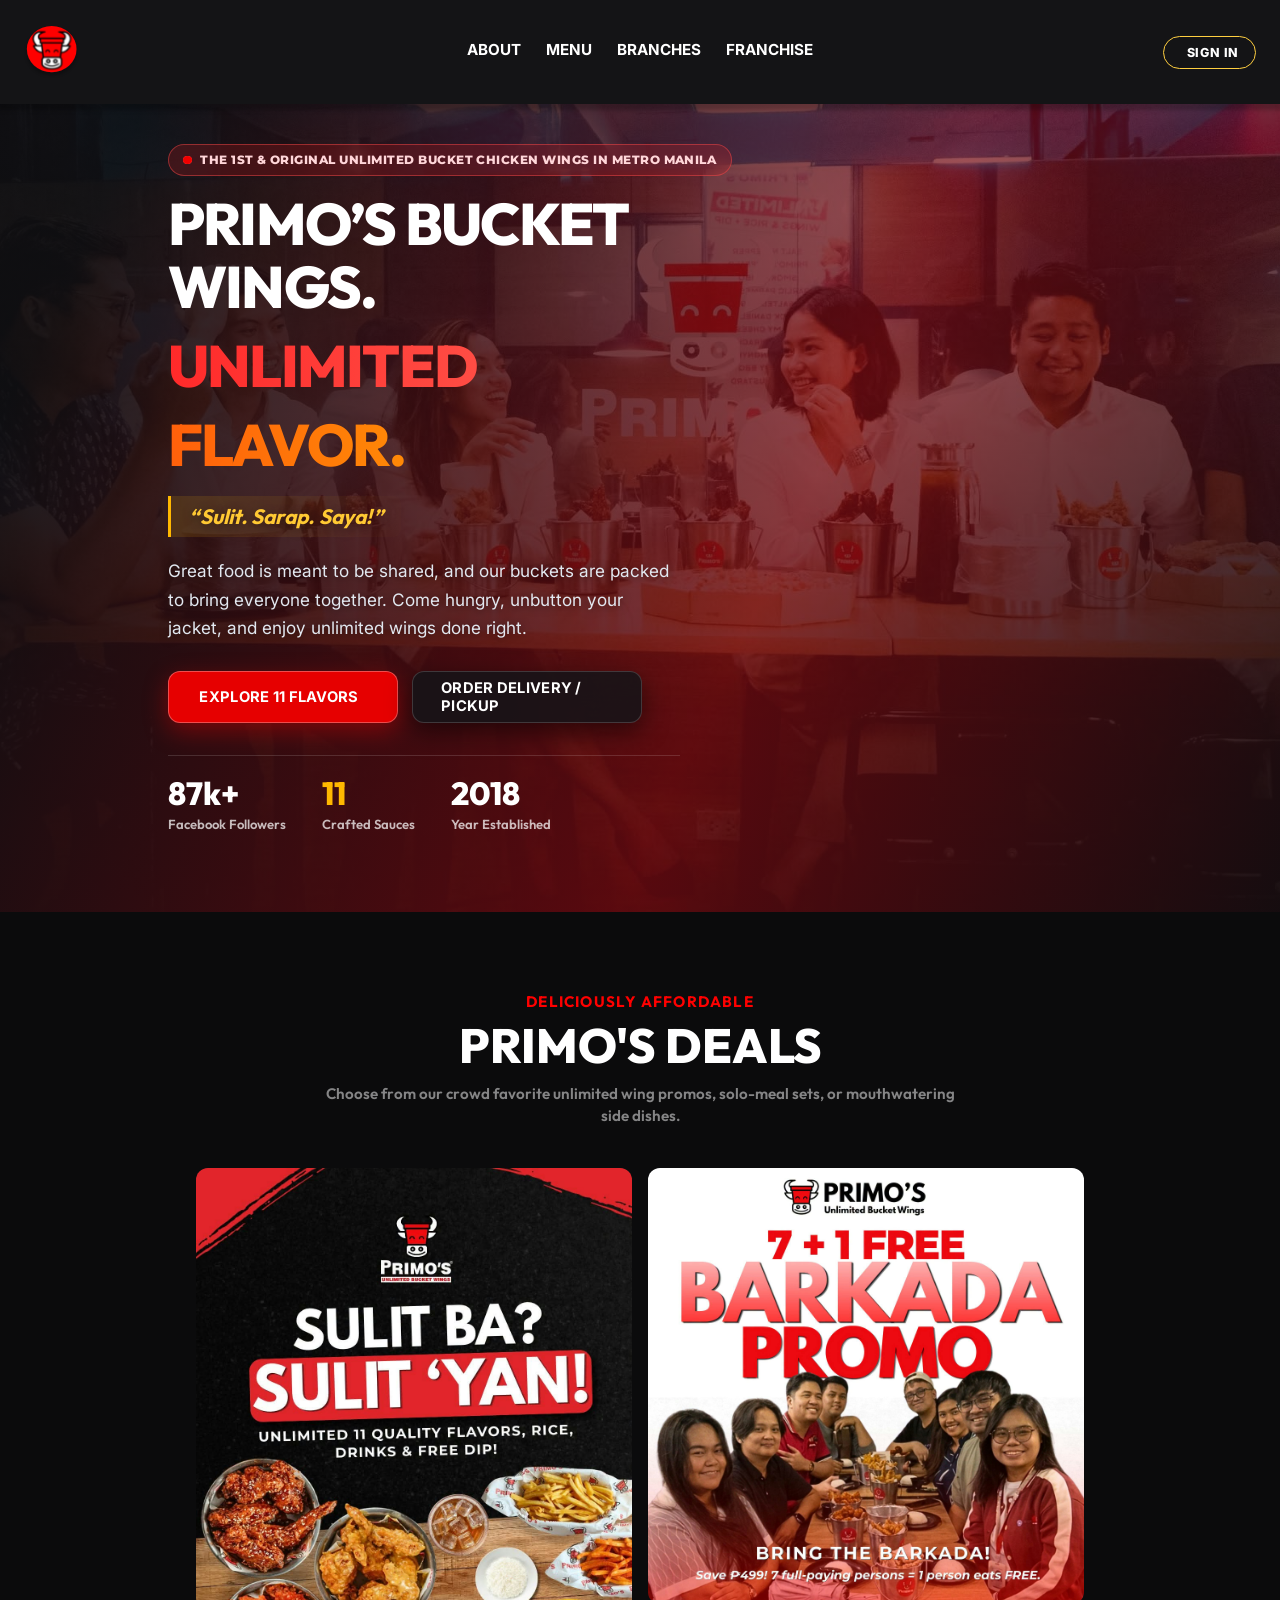
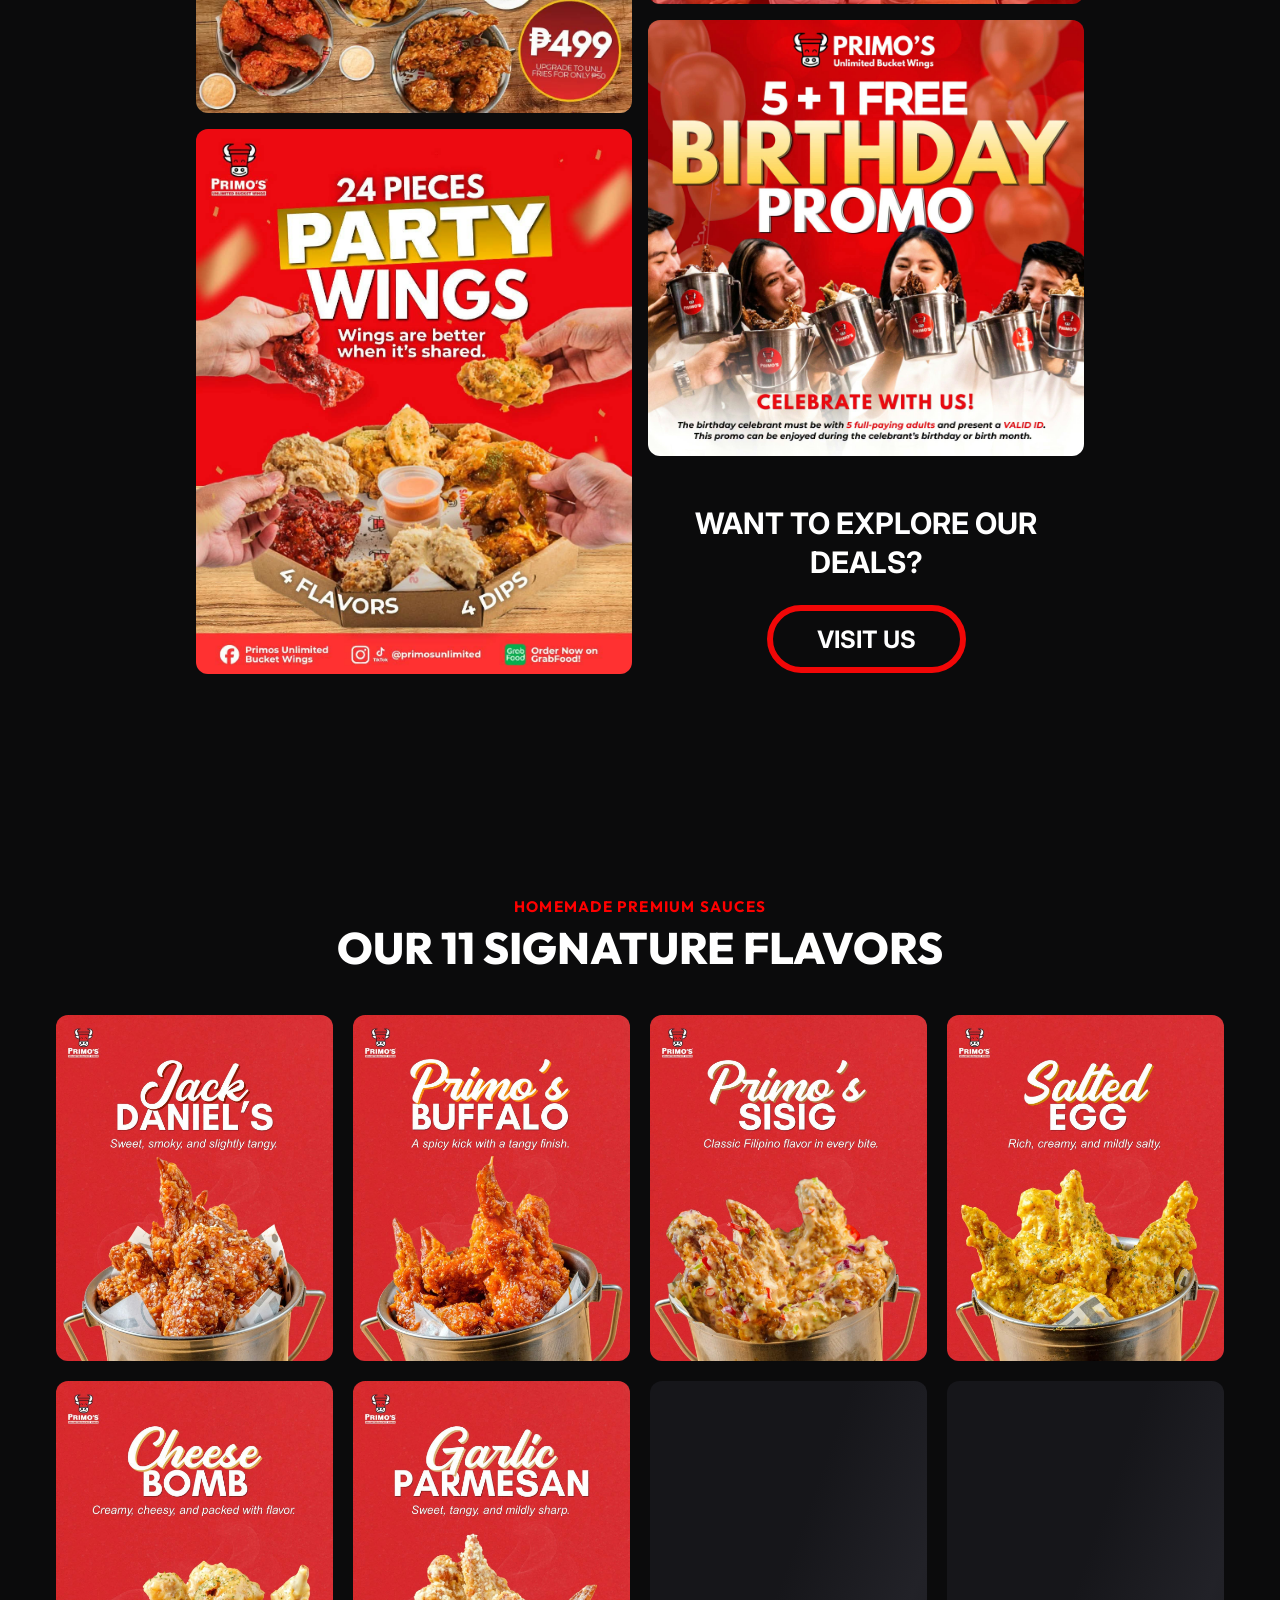
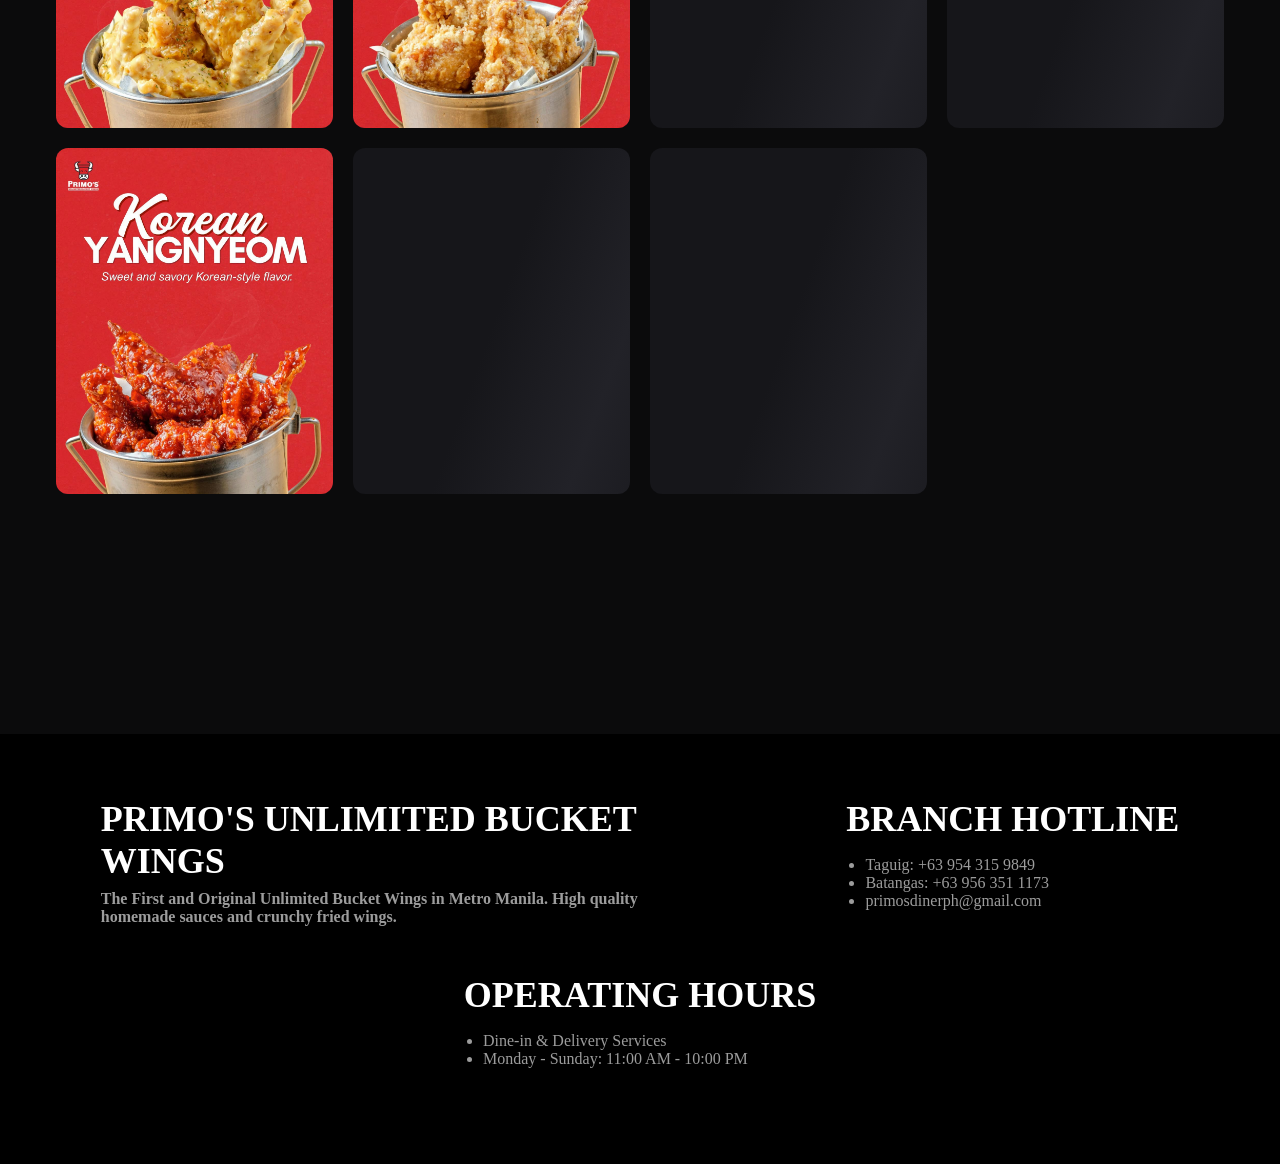
<file: index.html>
<!DOCTYPE html>
<html lang="en">
<head>
    <meta charset="UTF-8">
    <meta name="viewport" content="width=device-width, initial-scale=1.0">
    <title>Primo's Website</title>

    <!-- Styling -->
    <link rel="stylesheet" href="./styles/global.css">
    <link rel="stylesheet" href="./styles/navs.css">
    <link rel="stylesheet" href="./styles/hero-home.css">
    <link rel="stylesheet" href="./styles/home-promos.css">
    <link rel="stylesheet" href="./styles/home-signatures.css">

    <!-- Preload Hero Background -->
    <link rel="preload" as="image" href="./graphics/site/hero-home_happy-all.jpeg" fetchpriority="high">
    
    <!-- Logo -->
    <link rel="shortcut icon" href="./graphics/brand/logo.ico" type="image/x-icon">

    <!-- Basic Icons -->
    <link href="https://cdn.boxicons.com/3.0.8/fonts/basic/boxicons.min.css" rel="stylesheet">
</head>
<body>
    <header>
      <a href="./index.html" class="logo-link">
        <img src="./graphics/brand/logo.svg" alt="Primo's logo" class="nav-logo">
      </a>
      <input type="checkbox" name="menu" id="menu">
      <nav>
        <ul>
          <li><a href="./about.html">ABOUT</a></li>
          <li><a href="./menu.html">MENU</a></li>
          <li><a href="./branches.html">BRANCHES</a></li>
          <li><a href="./franchise.html">FRANCHISE</a></li>
        </ul>
        <label for="menu" class="links-menu-wrapper">
          <span>
            Menu
           <i class="bx bx-menu hamburger-btn"></i>
          </span>
        </label>
      </nav>
      <a href="#signin-modal" id="nav-signin-btn" class="nav-signin-btn">
        <i class="bx bx-user"></i>
        <span>SIGN IN</span>
      </a>
    </header>
    
    <main id="home-tour">
      <section id="hero">
        <div class="wrapper">
            <span class="brand-alert">
                <img src="./graphics/site/red-dot.svg" alt="red dot" class="red-dot">
                THE 1ST &amp; ORIGINAL UNLIMITED BUCKET CHICKEN WINGS IN METRO MANILA
            </span>
            <h1 class="hero-header brand">PRIMO’S BUCKET WINGS.</h1>
            <h1 class="highlights-1">UNLIMITED</h1>
            <h1 class="highlights-2">FLAVOR.</h1>
            <h3 class="tagline">
                “Sulit. Sarap. Saya!”
            </h3>
            <p class="message">Great food is meant to be shared, and our buckets are packed to bring everyone together. Come hungry, unbutton your jacket, and enjoy unlimited wings done right.</p>

            <div id="btns-wrapper">
                <a href="#signatures" class="primary">
                    EXPLORE 11 FLAVORS 
                    <i class="bx bx-chevrons-right"></i>
                </a>
                <a href="#order-modal" id="open-order-btn" class="secondary">
                    <i class="bx bx-shopping-bag"></i>
                    ORDER DELIVERY / PICKUP
                </a>
            </div>
            <hr class="line-separator">
            <div class="achievements">
                <div class="item-1">
                    <h2 class="achievement">87k+</h2>
                    <h2 class="label">Facebook Followers</h2>
                </div>
                <div class="item-2">
                    <h2 class="crafted-sauces">11</h2>
                    <h2 class="label">Crafted Sauces</h2>
                </div>
                <div class="item-3">
                    <h2 class="achievement">2018</h2>
                    <h2 class="label">Year Established</h2>
                </div>
            </div>
        </div>
      </section>

      <section id="promos">
        <div class="header">
          <h4 class="subtitle">Deliciously Affordable</h4>
          <h2 class="title">PRIMO'S DEALS</h2>
          <h4 class="desc">Choose from our crowd favorite unlimited wing promos, solo-meal sets, or mouthwatering side dishes.</h4>
        </div>

        <div class="posters">
          <!-- LEFT COLUMN -->
          <div class="promo-column">
            <div class="promo-card">
              <img src="./graphics/brand/sulit-promo.jpeg" alt="Sulit Ba Sulit Yan Promo" loading="lazy" decoding="async">
            </div>
            <div class="promo-card">
              <img src="./graphics/brand/party-wings-promo.jpeg" alt="Party Wings Promo" loading="lazy" decoding="async">
            </div>
          </div>

          <!-- RIGHT COLUMN -->
          <div class="promo-column">
            <div class="promo-card">
              <img src="./graphics/brand/barkada-promo.jpeg" alt="Barkada Promo" loading="lazy" decoding="async">
            </div>
            <div class="promo-card">
              <img src="./graphics/brand/birthday-promo.jpeg" alt="Birthday Promo" loading="lazy" decoding="async">
            </div>
            <div class="cta">
              <h3>WANT TO EXPLORE OUR DEALS?</h3>
              <a href="./branches.html">
                VISIT US
              </a>
            </div>
          </div>
        </div>
      </section>

      <section id="signatures">
        <div class="header">
          <h6>HOMEMADE PREMIUM SAUCES</h6>
          <h1>OUR 11 SIGNATURE FLAVORS</h1>
        </div>
        <div class="grid-container">
          <!-- Row 1 -->
          <div class="item-card">
            <img src="./graphics/brand/jack-daniels-sig.jpeg" alt="jack-daniels" loading="lazy" decoding="async">
          </div>
          <div class="item-card">
            <img src="./graphics/brand/primos-buffalo-sig.jpeg" alt="primos-buffalo" loading="lazy" decoding="async">
          </div>
        
          <!-- Row 2 -->
          <div class="item-card">
            <img src="./graphics/brand/primos-sisig-sig.jpeg" alt="primos-sisig" loading="lazy" decoding="async">
          </div>
          <div class="item-card">
            <img src="./graphics/brand/salted-egg-sig.jpeg" alt="salted-egg" loading="lazy" decoding="async">
          </div>
        
          <!-- Row 3 -->
          <div class="item-card">
            <img src="./graphics/brand/cheese-bomb-sig.jpeg" alt="cheese-bomb" loading="lazy" decoding="async">
          </div>
          <div class="item-card">
            <img src="./graphics/brand/garlic-parmesan-sig.jpeg" alt="garlic-parmesan" loading="lazy" decoding="async">
          </div>
        
          <!-- Row 4 -->
          <div class="item-card">
            <img src="./graphics/brand/honey-mustard-sig.jpeg" alt="honey-mustard" loading="lazy" decoding="async">
          </div>
          <div class="item-card">
            <img src="./graphics/brand/smokey-bbq-sig.jpeg" alt="smokey-bbq" loading="lazy" decoding="async">
          </div>
        
          <!-- Row 5 -->
          <div class="item-card">
            <img src="./graphics/brand/korean-yangnyeom-sig.jpeg" alt="korean-yangnyeom" loading="lazy" decoding="async">
          </div>
          <div class="item-card">
            <img src="./graphics/brand/honey-sriracha-sig.jpeg" alt="honey-sriracha" loading="lazy" decoding="async">
          </div>
        
          <!-- Row 6 (single card left side) -->
          <div class="item-card">
            <img src="./graphics/brand/saltNpepper-sig.jpeg" alt="saltNpepper" loading="lazy" decoding="async">
          </div>
        </div>
      </section>
    </main>

    <footer id="site-footer">
      <section id="wrapper">
        <div class="history">
          <h1 class="title">PRIMO'S UNLIMITED BUCKET WINGS</h1>
          <h4 class="desc">The First and Original Unlimited Bucket Wings in Metro Manila. High quality homemade sauces and crunchy fried wings.</h4>
        </div>
        <div class="contact">
          <h1 class="title">BRANCH HOTLINE</h1>
          <ul>
            <li>Taguig: +63 954 315 9849</li>
            <li>Batangas: +63 956 351 1173</li>
            <li>primosdinerph@gmail.com</li>
          </ul>
        </div>
        <div class="service">
          <h1 class="title">OPERATING HOURS</h1>
          <ul>
            <li>Dine-in &amp; Delivery Services</li>
            <li>Monday - Sunday: 11:00 AM - 10:00 PM</li>
          </ul>
        </div>
      </section>
    </footer>

    <!-- ================= ORDER DELIVERY / PICKUP MODAL (PURE CSS :target) ================= -->
    <div id="order-modal" class="primo-modal">
      <div class="primo-modal-box">
        <div class="primo-modal-header">
          <div>
            <span class="modal-tag">COMEMBO MAIN BRANCH</span>
            <h2>ORDER DELIVERY / PICKUP</h2>
          </div>
          <a href="#home-tour" class="modal-close" aria-label="Close">&times;</a>
        </div>

        <form id="primo-order-form" action="mailto:primosdinerph@gmail.com" method="post" enctype="text/plain">
          <input type="radio" name="orderType" id="tab-delivery" value="Delivery" class="order-type-radio" checked>
          <input type="radio" name="orderType" id="tab-pickup" value="Pickup" class="order-type-radio">

          <div class="order-type-tabs">
            <label for="tab-delivery" class="order-tab">DELIVERY</label>
            <label for="tab-pickup" class="order-tab">PICKUP</label>
          </div>

          <p class="branch-status delivery-only-note">
            <i class="bx bx-map"></i> Dispatching from 30 J.P. Rizal Ext, Comembo (11:00 AM – 10:00 PM)
          </p>
          <p class="branch-status pickup-only-note">
            <i class="bx bx-store"></i> Store Pickup at 30 J.P. Rizal Ext, Comembo, Taguig (11:00 AM – 10:00 PM)
          </p>

          <label for="order-package">Choose Promo / Bucket</label>
          <select id="order-package" name="package" required>
            <option value="Sulit Ba Sulit Yan Promo">Sulit Ba Sulit Yan Promo</option>
            <option value="Barkada Bucket Bundle">Barkada Bucket Bundle</option>
            <option value="Party Wings Tray">Party Wings Tray</option>
            <option value="Solo Meal Set">Solo Meal Set</option>
          </select>

          <label for="order-flavor">Signature Sauce</label>
          <select id="order-flavor" name="flavor" required>
            <option value="Primo's Buffalo">Primo's Buffalo</option>
            <option value="Jack Daniel's">Jack Daniel's</option>
            <option value="Primo's Sisig">Primo's Sisig</option>
            <option value="Salted Egg">Salted Egg</option>
            <option value="Cheese Bomb">Cheese Bomb</option>
            <option value="Garlic Parmesan">Garlic Parmesan</option>
            <option value="Honey Mustard">Honey Mustard</option>
            <option value="Smokey BBQ">Smokey BBQ</option>
            <option value="Korean Yangnyeom">Korean Yangnyeom</option>
            <option value="Honey Sriracha">Honey Sriracha</option>
            <option value="Salt & Pepper">Salt &amp; Pepper</option>
          </select>

          <label for="order-qty">Quantity</label>
          <input type="number" id="order-qty" name="quantity" min="1" max="20" value="1" required>

          <label for="customer-name">Full Name</label>
          <input type="text" id="customer-name" name="customerName" placeholder="Juan Dela Cruz" required>

          <label for="customer-phone">Contact Number</label>
          <input type="tel" id="customer-phone" name="contactNumber" placeholder="09XX XXX XXXX" required>

          <div class="delivery-location-field">
            <label for="customer-location">Delivery Address (Comembo &amp; Nearby Vicinity)</label>
            <input type="text" id="customer-location" name="deliveryAddress" placeholder="House/Bldg No., Street, Comembo / Pembo / BGC">
          </div>

          <div class="pickup-location-field">
            <label for="pickup-time">Preferred Pickup Time</label>
            <input type="text" id="pickup-time" name="pickupTime" placeholder="e.g. 6:30 PM Today">
          </div>

          <button type="submit" class="modal-submit-btn delivery-submit-btn">
            PLACE DELIVERY ORDER
          </button>
          <button type="submit" class="modal-submit-btn pickup-submit-btn">
            PLACE PICKUP ORDER
          </button>
        </form>
      </div>
    </div>

    <!-- ================= SIGN IN MODAL (PURE CSS :target) ================= -->
    <div id="signin-modal" class="primo-modal">
      <div class="primo-modal-box">
        <div class="primo-modal-header">
          <div>
            <span class="modal-tag">PRIMO'S MEMBER ACCESS</span>
            <h2 id="signin-modal-title">SIGN IN</h2>
          </div>
          <a href="#home-tour" class="modal-close" aria-label="Close">&times;</a>
        </div>

        <input type="radio" name="authMode" id="auth-mode-signin" class="auth-mode-radio" checked>
        <input type="radio" name="authMode" id="auth-mode-register" class="auth-mode-radio">

        <div class="auth-mode-tabs">
          <label for="auth-mode-signin" class="auth-tab">SIGN IN</label>
          <label for="auth-mode-register" class="auth-tab">CREATE ACCOUNT</label>
        </div>

        <form id="primo-auth-form" action="./Admin.html" method="get">
          <div id="register-name-group">
            <label for="auth-name">Full Name</label>
            <input type="text" id="auth-name" name="name" placeholder="Your full name">
          </div>

          <label for="auth-email">Email Address</label>
          <input type="email" id="auth-email" name="email" placeholder="you@example.com" required>

          <label for="auth-password">Password</label>
          <input type="password" id="auth-password" name="password" placeholder="Enter your password" minlength="4" required>

          <button type="submit" class="modal-submit-btn signin-submit-btn">
            SIGN IN
          </button>
          <button type="submit" class="modal-submit-btn register-submit-btn">
            CREATE ACCOUNT
          </button>
        </form>
      </div>
    </div>
</body>
</html>
</file>
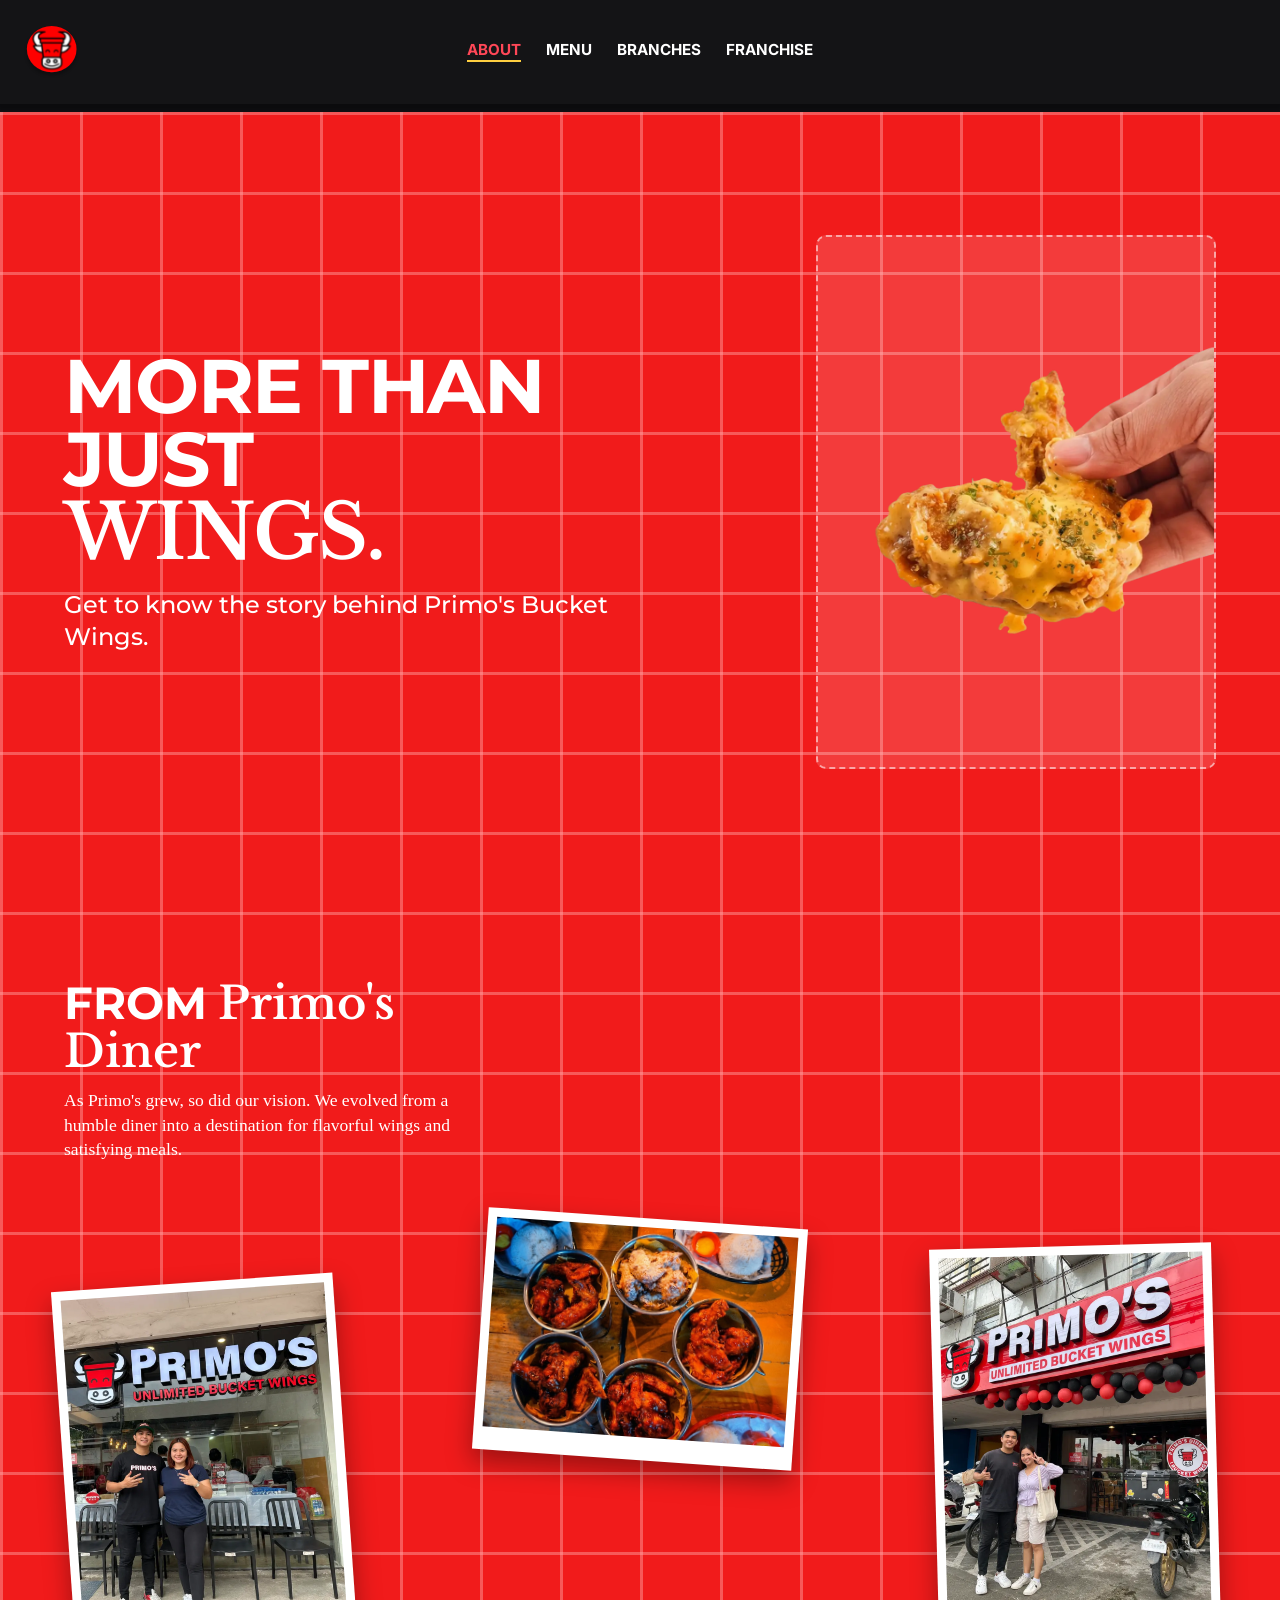
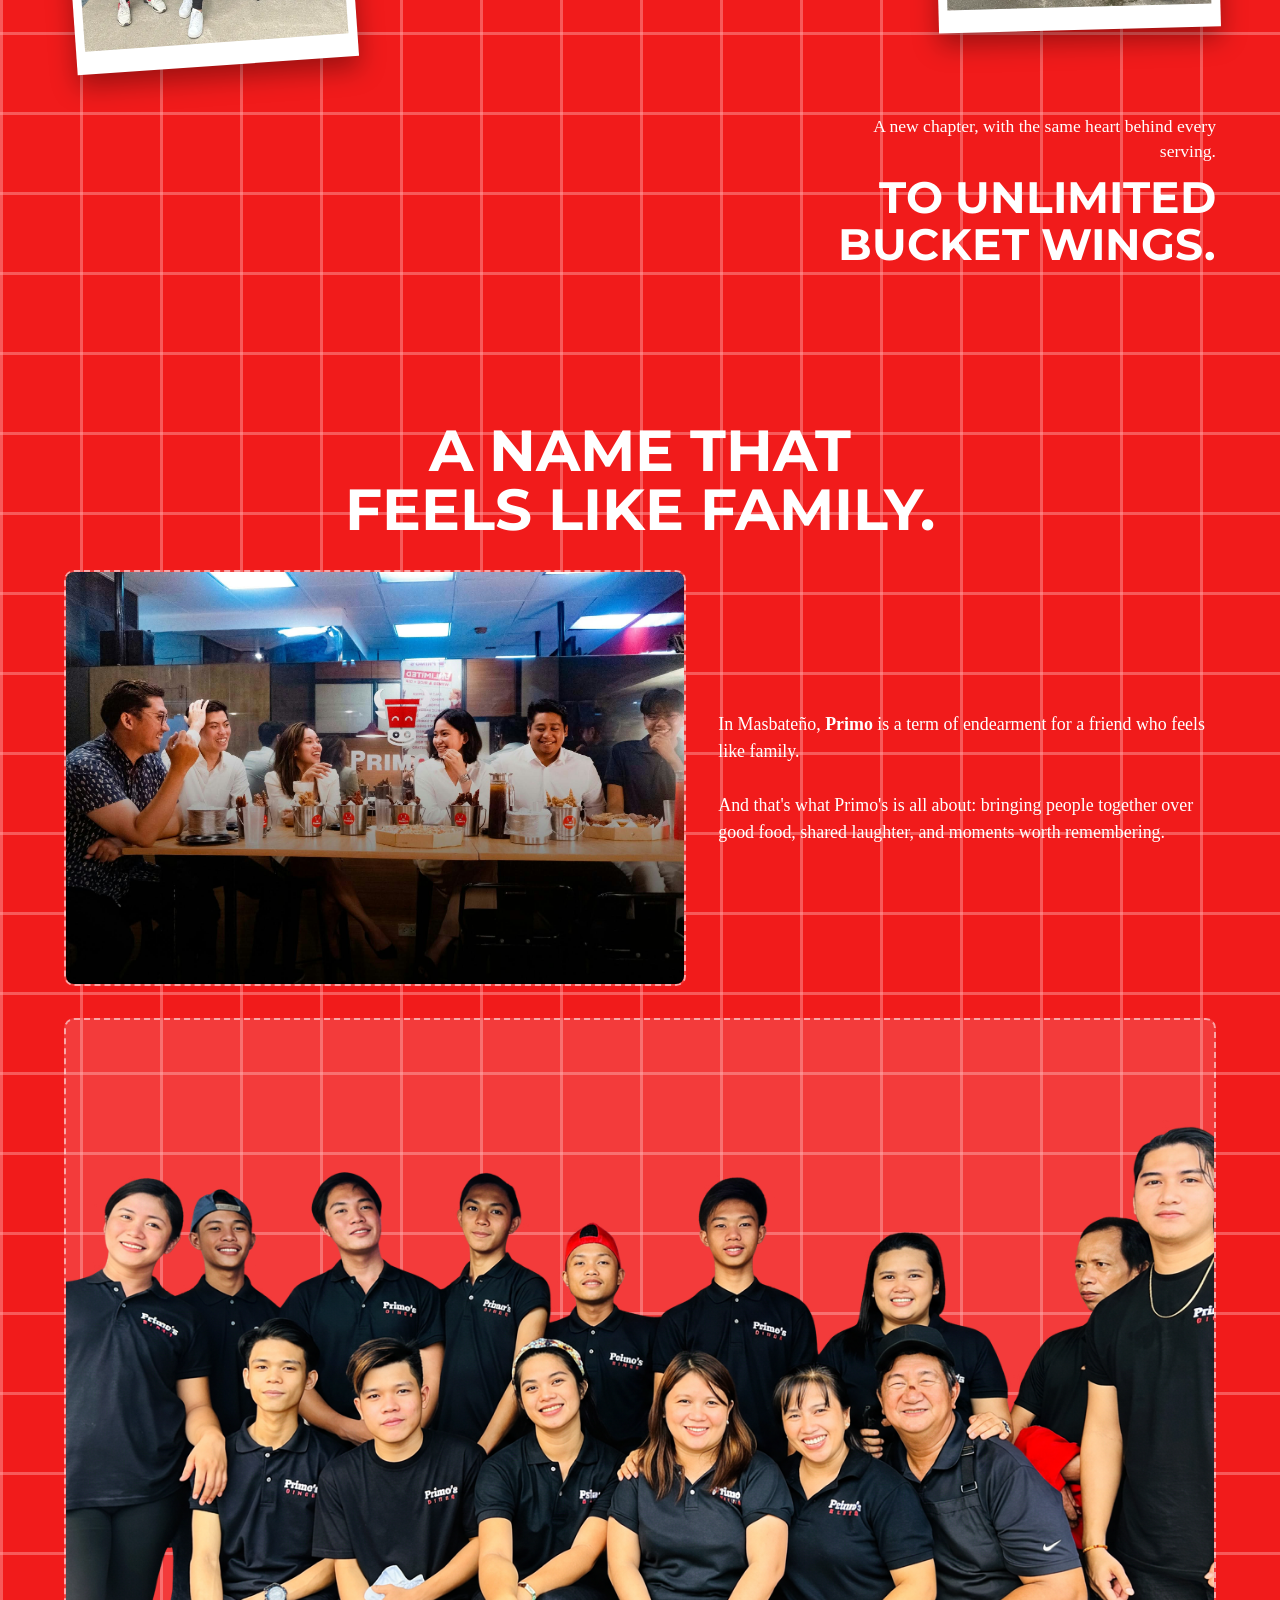
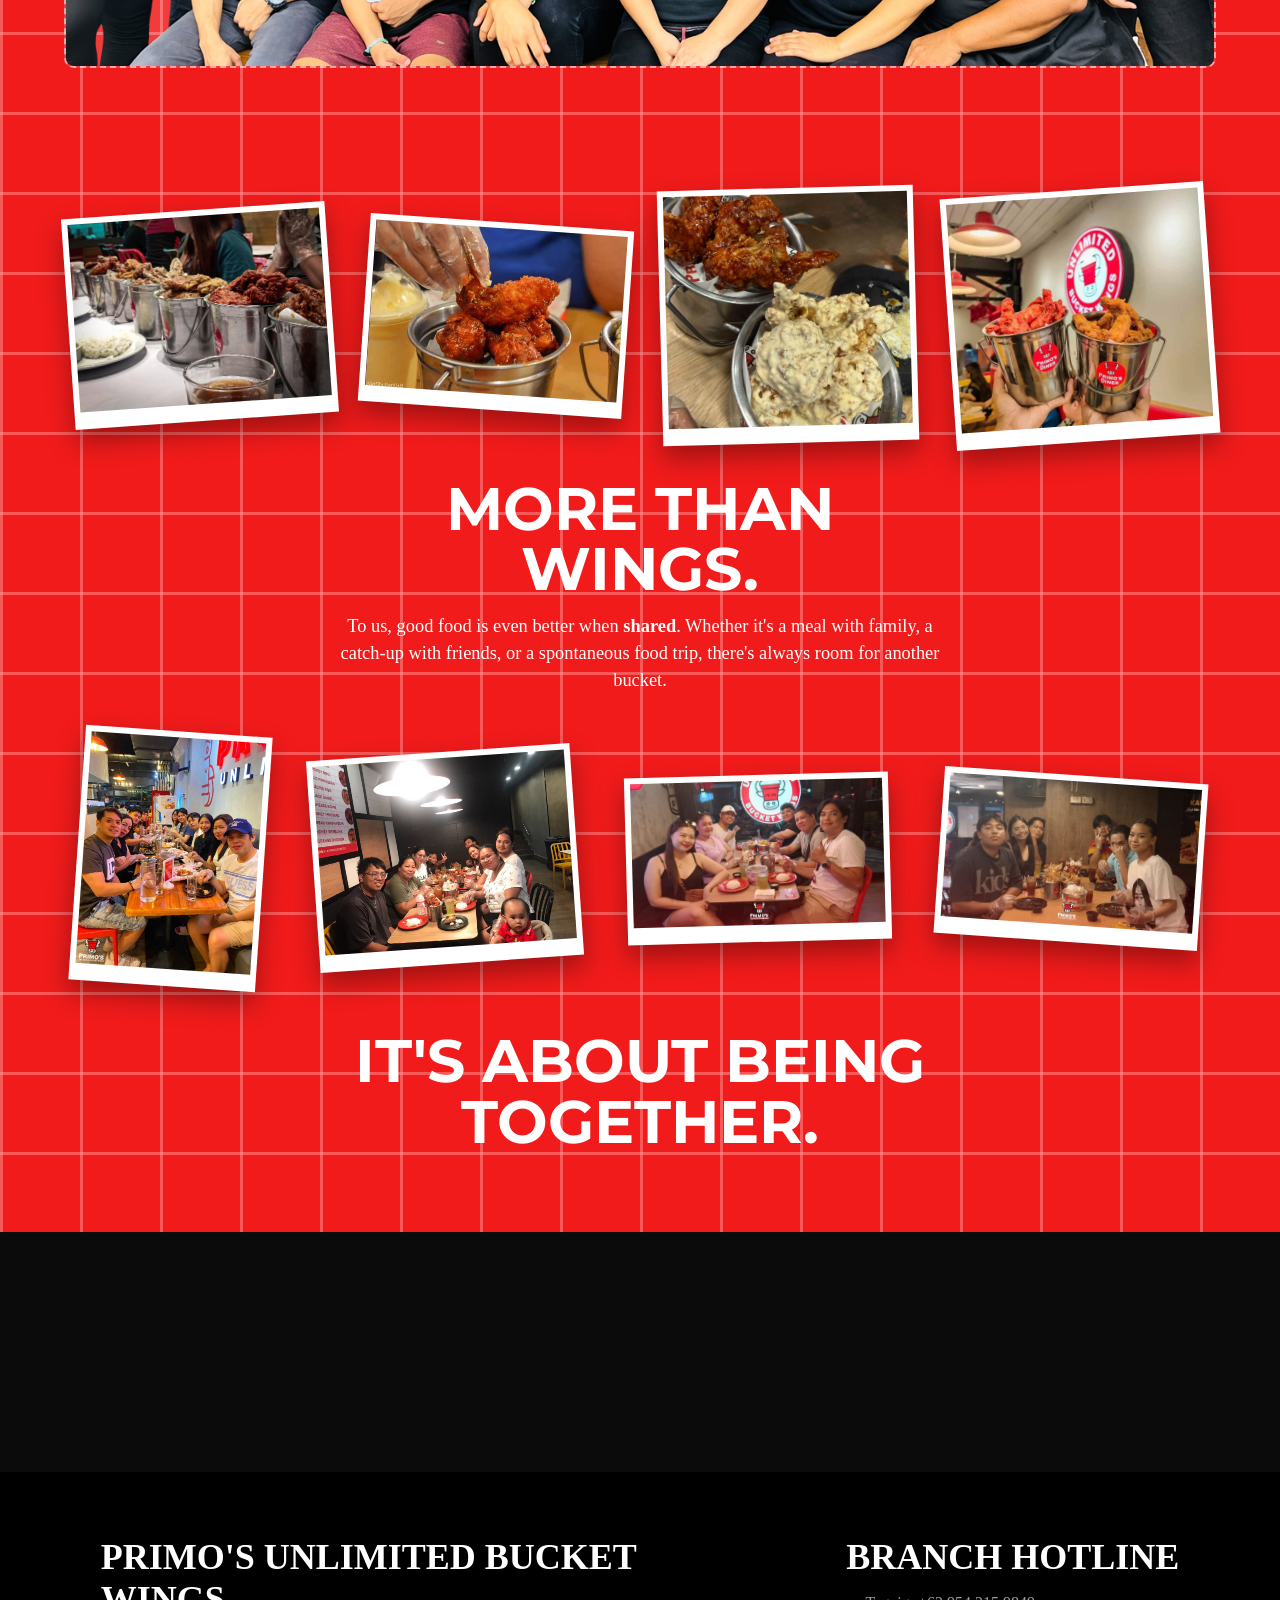
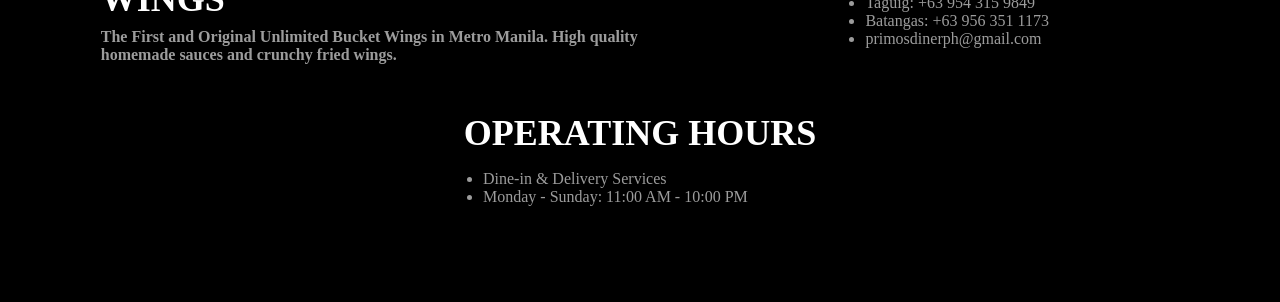
<file: about.html>
<!DOCTYPE html>
<html lang="en">
<head>
    <meta charset="UTF-8">
    <meta name="viewport" content="width=device-width, initial-scale=1.0">
    <title>Primo's About Page</title>

    <!-- Styling -->
    <link rel="stylesheet" href="./styles/global.css">
    <link rel="stylesheet" href="./styles/navs.css"> 
    <link rel="stylesheet" href="./styles/about-story.css">

    <!-- Logo -->
    <link rel="shortcut icon" href="./graphics/brand/logo.ico" type="image/x-icon">

    <!-- Box Icons -->
    <link href="https://cdn.boxicons.com/3.0.8/fonts/basic/boxicons.min.css" rel="stylesheet">
</head>

<body>
    <header>
      <a href="./index.html">
        <img src="./graphics/brand/logo.svg" alt="Primo's logo" class="nav-logo">
      </a>
      <input type="checkbox" name="menu" id="menu">
      <nav>
        <ul>
          <li><a href="./about.html" class="active">ABOUT</a></li>
          <li><a href="./menu.html">MENU</a></li>
          <li><a href="./branches.html">BRANCHES</a></li>
          <li><a href="./franchise.html">FRANCHISE</a></li>
        </ul>
        <label for="menu" class="links-menu-wrapper">
          <span>
            Menu
            <i class="bx bx-menu hamburger-btn"></i>
          </span>
        </label>
      </nav>
    </header>

    <main>
      <section id="story">
        <div id="scenes">
          <!-- Scene 1: Hero -->
          <div class="scene scene-1" id="scene-1">
            <div class="scene-1-copy">
              <h1 class="bolder">MORE THAN JUST<br><span class="bold serif">WINGS.</span></h1>
              <p class="desc reg">Get to know the story behind Primo's Bucket Wings.</p>
            </div>

            <img
              src="./graphics/site/about-hero-wing.webp"
              alt="Wing Feature Image"
              class="media-slot wing-hero-slot"
              data-slot="wing-hero"
              loading="eager"
            >
          </div>

          <!-- Scene 2: Diner to Unlimited Bucket Wings + Polaroid Row -->
          <div class="scene scene-2" id="scene-2">
            <div class="scene-2-top">
              <h3>
                <span class="bolder">FROM</span>
                <span class="bold serif">Primo's Diner</span>
              </h3>
              <p class="desc light">
                As Primo's grew, so did our vision. We evolved from a humble diner into a destination for flavorful wings and satisfying meals.
              </p>
            </div>

            <div class="polaroid-row">
              <div class="polaroid-card tilt-left">
                <img src="./graphics/site/diner-evolution-table.webp" alt="Primo's humble diner storefront and early guests where the story began" class="polaroid-img" data-slot="diner-photo-1" loading="lazy">
              </div>
              <div class="polaroid-card tilt-right">
                <img src="./graphics/site/shared-bucket-feast.jpg" alt="Guests enjoying flavorful wings and meals at Primo's diner table" class="polaroid-img" data-slot="diner-photo-2" loading="lazy">
              </div>
              <div class="polaroid-card tilt-slight">
                <img src="./graphics/site/diner-new-chapter-counter.webp" alt="Primo's diner evolving into the unlimited bucket wings chapter-counter" class="polaroid-img" data-slot="diner-photo-3" loading="lazy">
              </div>
            </div>

            <div class="scene-2-bottom">
              <p class="desc light">A new chapter, with the same heart behind every serving.</p>
              <h3>
                <span class="bolder">TO UNLIMITED<br>BUCKET WINGS.</span>
              </h3>
            </div>
          </div>

          <!-- Scene 3: A Name That Feels Like Family -->
          <div class="scene scene-3" id="scene-3">
            <h2 class="scene-3-heading bolder">A NAME THAT<br>FEELS LIKE FAMILY.</h2>

            <div class="scene-3-grid">
              <img src="./graphics/site/family-diner-laughter.jpeg" alt="Friends and family sharing laughter and food at Primo's" class="media-slot storefront-slot" data-slot="storefront-photo" loading="lazy">
              <p class="scene-3-copy light">
                In Masbateño, <strong>Primo</strong> is a term of endearment for a friend who feels like family.
                <br><br>
                And that's what Primo's is all about: bringing people together over good food, shared laughter, and moments worth remembering.
              </p>
            </div>

            <img src="./graphics/site/primo-family-crew.png" alt="The Primo's crew like family standing together behind every serving" class="media-slot crew-slot" data-slot="crew-photo" loading="lazy">
          </div>

          <!-- Scene 4: More Than Wings / It's About Being Together -->
          <div class="scene scene-4" id="scene-4">
            <div class="polaroid-scatter top-scatter">
              <div class="polaroid-card tilt-left sm">
                <img src="./graphics/site/eat-unli.jpg" alt="Shared buckets of wings ready for family and barkada meals" class="polaroid-img" data-slot="gather-1" loading="lazy">
              </div>
              <div class="polaroid-card tilt-right sm">
                <img src="./graphics/site/dish-chicken.jpg" alt="Crispy wings for a spontaneous food trip and catch-up with friends" class="polaroid-img" data-slot="gather-2" loading="lazy">
              </div>
              <div class="polaroid-card tilt-slight sm">
                <img src="./graphics/site/cravings-chicken.jpg" alt="Another hot wing serving for a catch-up over food" class="polaroid-img" data-slot="gather-3" loading="lazy">
              </div>
              <div class="polaroid-card tilt-left sm">
                <img src="./graphics/site/up-chicken.jpg" alt="Being together over Primo's wings in the diner" class="polaroid-img" data-slot="gather-4" loading="lazy">
              </div>
            </div>

            <div class="scene-4-center">
              <h2 class="scene-4-title bolder">MORE THAN WINGS.</h2>
              <p class="scene-4-copy light">
                To us, good food is even better when <strong>shared</strong>. Whether it's a meal with family, a catch-up with friends, or a spontaneous food trip, there's always room for another bucket.
              </p>
            </div>

            <div class="polaroid-scatter bottom-scatter">
              <div class="polaroid-card tilt-right sm">
                <img src="./graphics/site/family-shoot-1.jpeg" alt="Primo's Buffalo wings for sharing around the table" class="polaroid-img" data-slot="gather-5" loading="lazy">
              </div>
              <div class="polaroid-card tilt-left sm">
                <img src="./graphics/site/family-shoot-2.jpeg" alt="Garlic Parmesan wings passed around during a barkada meal" class="polaroid-img" data-slot="gather-6" loading="lazy">
              </div>
              <div class="polaroid-card tilt-slight sm">
                <img src="./graphics/site/family-shoot-3.jpeg" alt="Smokey BBQ wings for a group table feast" class="polaroid-img" data-slot="gather-7" loading="lazy">
              </div>
              <div class="polaroid-card tilt-right sm">
                <img src="./graphics/site/family-shoot-4.jpeg" alt="Party wings platter made for sharing together with family and friends" class="polaroid-img" data-slot="gather-8" loading="lazy">
              </div>
            </div>

            <h2 class="scene-4-footer-title bolder">IT'S ABOUT BEING<br>TOGETHER.</h2>
          </div>
        </div>
      </section>
    </main>

    <footer id="site-footer">
      <section id="wrapper">
        <div class="history">
          <h1 class="title">PRIMO'S UNLIMITED BUCKET WINGS</h1>
          <h4 class="desc">The First and Original Unlimited Bucket Wings in Metro Manila. High quality homemade sauces and crunchy fried wings.</h4>
        </div>
        <div class="contact">
          <h1 class="title">BRANCH HOTLINE</h1>
          <ul>
            <li>Taguig: +63 954 315 9849</li>
            <li>Batangas: +63 956 351 1173</li>
            <li>primosdinerph@gmail.com</li>
          </ul>
        </div>
        <div class="service">
          <h1 class="title">OPERATING HOURS</h1>
          <ul>
            <li>Dine-in & Delivery Services</li>
            <li>Monday - Sunday: 11:00 AM - 10:00 PM</li>
          </ul>
        </div>
      </section>
    </footer>

</body>
</html>
</file>
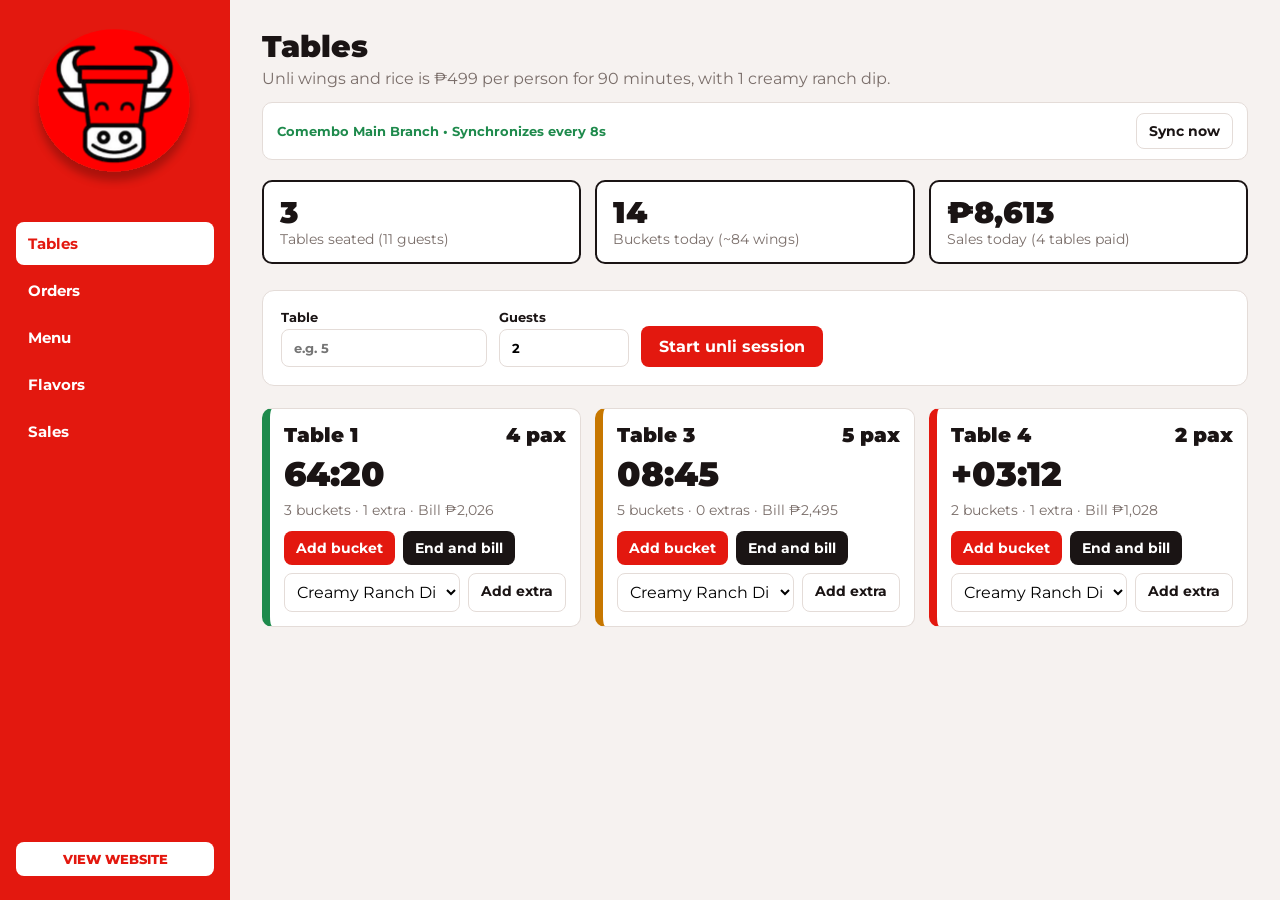
<file: Admin.html>
<!DOCTYPE html>
<html lang="en">
<head>
<meta charset="UTF-8">
<meta name="viewport" content="width=device-width, initial-scale=1">
<title>Primo's Admin Panel</title>
<link rel="icon" href="./graphics/brand/logo.ico">
<link rel="preconnect" href="https://fonts.googleapis.com">
<link rel="preconnect" href="https://fonts.gstatic.com" crossorigin>
<link href="https://fonts.googleapis.com/css2?family=Montserrat:wght@400;600;700;800;900&display=swap" rel="stylesheet">
<style>
  :root{
    --red:#E3180F; --red-dark:#B30F08; --ink:#1A1414; --paper:#FFFFFF;
    --bg:#F6F2F0; --line:#E4DCD8; --muted:#7A6E6A; --ok:#1E8A4C; --warn:#C77700;
    --display:"Montserrat","Arial Black",Arial,sans-serif;
    --body:"Montserrat","Segoe UI",Roboto,Arial,sans-serif;
  }
  *{box-sizing:border-box;margin:0}
  body{font-family:var(--body);background:var(--bg);color:var(--ink);display:flex;min-height:100vh}
  button,input,select{font:inherit}
  button,label{cursor:pointer}
  :focus-visible{outline:3px solid var(--ink);outline-offset:2px}

  .view-radio{display:none}
  .menu-mode-radio{display:none}

  aside{width:230px;background:var(--red);color:#fff;padding:24px 16px;display:flex;flex-direction:column;gap:6px;position:sticky;top:0;height:100vh}
  .logo{display:block;width:100%;max-width:170px;aspect-ratio:1;border-radius:16px;margin:0 auto 22px;object-fit:contain}
  h1,h2,h3,.stat b,.timer,.unli b,.unli .big{font-weight:900}
  nav{display:flex;flex-direction:column;gap:4px}
  nav label{display:block;color:#fff;text-align:left;padding:12px 12px;font-weight:700;font-size:15px;width:100%;border-radius:8px;user-select:none}
  nav label:hover{background:var(--red-dark)}

  #v-tables:checked ~ aside nav label[for="v-tables"],
  #v-orders:checked ~ aside nav label[for="v-orders"],
  #v-menu:checked ~ aside nav label[for="v-menu"],
  #v-flavors:checked ~ aside nav label[for="v-flavors"],
  #v-sales:checked ~ aside nav label[for="v-sales"]{
    background:#fff;color:var(--red);
  }

  main{flex:1;padding:28px 32px;max-width:1120px}
  .view-section{display:none}
  #v-tables:checked ~ main #sec-tables,
  #v-orders:checked ~ main #sec-orders,
  #v-menu:checked ~ main #sec-menu,
  #v-flavors:checked ~ main #sec-flavors,
  #v-sales:checked ~ main #sec-sales{
    display:block;
  }

  h1{font-family:var(--display);font-size:30px;margin-bottom:4px}
  .sub{color:var(--muted);margin-bottom:14px}
  .help-note{font-size:11.5px;color:var(--muted);font-weight:500;line-height:1.35}
  .sync-bar{display:flex;flex-wrap:wrap;align-items:center;justify-content:space-between;gap:10px;background:var(--paper);border:1px solid var(--line);border-radius:10px;padding:10px 14px;margin-bottom:20px;font-size:13px}
  .sync-pill{font-weight:700;color:var(--ok)}
  .stats{display:grid;grid-template-columns:repeat(auto-fit,minmax(180px,1fr));gap:14px;margin-bottom:26px}
  .stat{background:var(--paper);border:2px solid var(--ink);border-radius:10px;padding:14px 16px}
  .stat b{display:block;font-family:var(--display);font-size:30px;line-height:1.1}
  .stat span{color:var(--muted);font-size:14px}

  .panel{background:var(--paper);border:1px solid var(--line);border-radius:12px;padding:18px;margin-bottom:22px}
  .panel-title{font-family:var(--display);font-size:16px;margin-bottom:4px}
  .panel-sub{font-size:12.5px;color:var(--muted);margin-bottom:14px}
  .row{display:flex;gap:12px;flex-wrap:wrap;align-items:end}
  label.field{display:flex;flex-direction:column;gap:4px;font-size:13px;font-weight:700}
  input,select{padding:10px 12px;border:1px solid var(--line);border-radius:8px;min-width:130px;background:#fff}
  input[type="file"]{padding:7px 9px;font-size:12px}
  .btn{background:var(--red);color:#fff;border:0;border-radius:8px;padding:11px 18px;font-weight:700;text-decoration:none;display:inline-block}
  .btn:hover{background:var(--red-dark)}
  .btn.alt{background:var(--ink)}
  .btn.ghost{background:#fff;color:var(--ink);border:1px solid var(--line)}
  .btn.sm{padding:8px 12px;font-size:14px}
  .btn.xs{padding:6px 10px;font-size:12px}

  .grid{display:grid;grid-template-columns:repeat(auto-fill,minmax(260px,1fr));gap:14px}
  .tbl{background:var(--paper);border:1px solid var(--line);border-left:8px solid var(--ok);border-radius:10px;padding:14px}
  .tbl.low{border-left-color:var(--warn)}
  .tbl.over{border-left-color:var(--red)}
  .tbl h3{font-family:var(--display);font-size:20px;display:flex;justify-content:space-between}
  .timer{font-family:var(--display);font-size:34px;margin:6px 0}
  .meta{color:var(--muted);font-size:14px;margin-bottom:12px}
  .acts{display:flex;gap:8px}
  .acts + .acts{margin-top:8px}
  .acts select{flex:1;min-width:0;padding:8px}

  /* Single-page 2-button switcher inside Menu view */
  .menu-head{margin-bottom:14px}
  .menu-switch-bar{display:flex;gap:10px;flex-wrap:wrap;margin-bottom:18px}
  .menu-switch-btn{padding:10px 18px;border-radius:999px;border:2px solid var(--ink);background:#fff;color:var(--ink);font-weight:800;font-size:13px;user-select:none}
  #menu-mode-add:checked ~ .menu-switch-bar label[for="menu-mode-add"],
  #menu-mode-existing:checked ~ .menu-switch-bar label[for="menu-mode-existing"]{
    background:var(--red);border-color:var(--red);color:#fff;
  }

  .menu-pane-add,.menu-pane-existing{display:none}
  #menu-mode-add:checked ~ .menu-pane-add{display:block}
  #menu-mode-existing:checked ~ .menu-pane-existing{display:block}

  .sulit-admin-grid{display:grid;grid-template-columns:repeat(auto-fit,minmax(290px,1fr));gap:14px;margin-bottom:20px}
  .unli{color:#fff;border-radius:12px;padding:14px 16px;display:flex;flex-direction:column;justify-content:space-between;gap:10px;border:2px solid var(--ink);min-width:0}
  .unli.theme-dark{background:linear-gradient(125deg,#1F1717 0%,#2C1414 100%);border-color:#FFCF40}
  .unli.theme-red{background:linear-gradient(125deg,#B91C1C 0%,#7F1D1D 100%);border-color:#FFCF40}
  .unli.theme-charcoal{background:#141416;border-color:#FFCF40}
  .unli.theme-platter{background:linear-gradient(120deg,#B91C1C 0%,#DC2626 100%);border-color:#FFCF40}

  .unli-top{display:flex;justify-content:space-between;align-items:flex-start;gap:10px;min-width:0}
  .unli-top > div:first-child{min-width:0;flex:1}
  .unli-pill-tag{display:inline-block;background:rgba(0,0,0,0.55);color:#FFCF40;font-size:10px;font-weight:800;letter-spacing:0.05em;padding:3px 9px;border-radius:999px;margin-bottom:5px;text-transform:uppercase;max-width:100%;overflow:hidden;text-overflow:ellipsis;white-space:nowrap}
  .unli b{font-family:var(--display);font-size:17px;display:block;line-height:1.15;overflow-wrap:break-word}
  .unli .sub-copy{font-size:12px;opacity:0.92;margin-top:4px;display:-webkit-box;-webkit-line-clamp:2;line-clamp:2;-webkit-box-orient:vertical;overflow:hidden;line-height:1.38}
  .unli-price-box{text-align:right;flex-shrink:0}
  .unli-price-above{display:block;font-size:10px;font-weight:800;letter-spacing:0.05em;color:#FFCF40;text-transform:uppercase}
  .unli .big{font-family:var(--display);font-size:28px;line-height:1.05;white-space:nowrap}
  .unli-price-unit{display:block;font-size:10px;font-weight:800;letter-spacing:0.08em;color:rgba(255,255,255,0.82);text-transform:uppercase;margin-top:2px}

  .unli-perks-grid{display:grid;grid-template-columns:repeat(3,minmax(0,1fr));gap:6px}
  .unli-perk-chip{background:rgba(20,20,22,0.72);border:1px solid rgba(255,255,255,0.16);border-radius:8px;padding:6px 8px;display:flex;flex-direction:column;justify-content:center;gap:2px;min-width:0}
  .unli-perk-chip strong{display:block;font-size:11px;line-height:1.25;color:#fff;overflow-wrap:break-word}
  .unli-perk-chip span{display:block;font-size:10px;line-height:1.25;color:#E5E7EB;overflow-wrap:break-word}

  .unli-allin-preview{background:#fff;color:#141416;border-radius:8px;padding:6px 9px;display:flex;align-items:center;gap:7px;font-size:11.5px;line-height:1.3;min-width:0}
  .unli-allin-preview > span:last-child{min-width:0;overflow-wrap:break-word}
  .unli-allin-badge{background:#DC2626;color:#fff;font-weight:900;font-size:10px;padding:2px 6px;border-radius:4px;white-space:nowrap;flex-shrink:0}
  .unli-allin-off-chk{display:none}
  .unli-allin-off-chk:checked ~ .unli-allin-preview{display:none}
  .unli-allin-off-chk:checked ~ .unli-allin-disabled-note{display:block}
  .unli-allin-disabled-note{display:none;font-size:11px;color:rgba(255,255,255,0.8);font-style:italic}

  .admin-photo-box{background:rgba(0,0,0,0.28);border:1.5px dashed rgba(255,207,64,0.65);border-radius:8px;padding:8px;text-align:center;font-size:11px;color:#FEF3C7;font-weight:700}

  .unli-actions{display:flex;flex-wrap:wrap;align-items:center;justify-content:space-between;gap:8px;padding-top:8px;border-top:1px solid rgba(255,255,255,0.2)}
  .edit-box-actions{grid-column:1 / -1;display:flex;justify-content:flex-end;gap:8px;margin-top:4px;flex-wrap:wrap}
  .del-conf-chk:checked ~ .del-confirm-bar{display:flex !important}

  .banner-edit-details{width:100%}
  .banner-edit-details > summary{list-style:none;background:#fff;color:var(--ink);border-radius:7px;padding:6px 11px;font-size:12px;font-weight:800;cursor:pointer;display:inline-block}
  .banner-edit-details > summary::-webkit-details-marker{display:none}
  .banner-edit-details[open] > summary{background:#FFCF40}
  .banner-edit-form{background:#fff;color:var(--ink);border-radius:10px;padding:12px;margin-top:10px;display:grid;grid-template-columns:repeat(auto-fit,minmax(160px,1fr));gap:10px}
  .banner-edit-form label.field{font-size:11.5px}
  .banner-edit-form input,.banner-edit-form select{padding:7px 9px;font-size:12.5px;min-width:0;width:100%}
  .perk-editor-group{border:1px solid var(--line);border-radius:8px;padding:8px;background:#FCF9F7;display:flex;flex-direction:column;gap:6px}
  .perk-editor-group > span{font-size:11.5px;font-weight:800;color:var(--ink)}
  .edit-box-full{grid-column:1 / -1}
  .inline-check{display:flex;align-items:center;gap:6px;font-size:12px;font-weight:700;padding-top:4px}
  .inline-check input{min-width:0;width:auto;margin:0}

  .type-radio{display:none}
  .type-tabs{display:flex;gap:8px;margin-bottom:14px;flex-wrap:wrap}
  .type-tab-btn{padding:8px 14px;border-radius:999px;border:1.5px solid var(--ink);background:#fff;color:var(--ink);font-size:12.5px;font-weight:800}
  #add-type-banner:checked ~ .type-tabs label[for="add-type-banner"],
  #add-type-deal:checked ~ .type-tabs label[for="add-type-deal"]{
    background:var(--ink);color:#fff;
  }
  .add-banner-fields,.add-deal-fields{display:none}
  #add-type-banner:checked ~ .add-banner-fields{display:block}
  #add-type-deal:checked ~ .add-deal-fields{display:block}

  .card-proto-grid{display:grid;grid-template-columns:repeat(auto-fit,minmax(220px,1fr));gap:12px;margin-bottom:18px}
  .card-proto-box{border-radius:10px;padding:12px;border:2px solid var(--ink)}
  .card-proto-box.proto-dark{background:#1F1717;color:#fff;border-color:#FFCF40}
  .card-proto-box.proto-red{background:linear-gradient(155deg,#B91C1C 0%,#7F1D1D 100%);color:#fff;border-color:#FFCF40}
  .card-proto-box.proto-charcoal{background:#141416;color:#fff;border-color:#FFCF40}
  .card-proto-box.proto-white{background:#FFFFFF;color:#141416;border-color:#FFCF40}
  .card-proto-tag{font-size:10px;font-weight:800;letter-spacing:0.06em;text-transform:uppercase;opacity:0.85}
  .card-proto-title{font-family:var(--display);font-size:15px;font-weight:900;margin-top:4px}
  .card-proto-price{font-family:var(--display);font-size:20px;font-weight:900;margin-top:6px}

  .menu-grid{display:grid;grid-template-columns:repeat(auto-fit,minmax(320px,1fr));gap:22px}
  .menu-grid .panel{margin-bottom:0;border:2px solid var(--line)}
  .menu-grid h2{font-family:var(--display);font-size:19px;color:var(--red);margin-bottom:12px;display:flex;justify-content:space-between;align-items:center;gap:8px}
  .menu-grid h2 span{font-size:11px;font-weight:800;color:var(--muted);text-transform:uppercase;letter-spacing:0.05em}

  .deal-admin-list{display:flex;flex-direction:column;gap:10px}
  .deal-item-wrap{border:1px solid var(--line);border-radius:10px;background:#FCF9F7;overflow:hidden}
  .deal-admin-row{display:flex;align-items:center;justify-content:space-between;gap:10px;padding:10px}
  .deal-admin-left{display:flex;align-items:center;gap:10px;min-width:0;flex:1}
  .img-slot{width:54px;height:54px;border-radius:8px;border:1.5px dashed #C8B8B2;background:#F3ECE8;color:var(--muted);font-size:10px;font-weight:800;text-transform:uppercase;display:flex;align-items:center;justify-content:center;text-align:center;padding:4px;flex-shrink:0}
  .deal-admin-info{min-width:0}
  .deal-admin-name{font-weight:800;font-size:14px;color:var(--ink)}
  .deal-admin-meta{font-size:11.5px;color:var(--muted);margin-top:2px}
  .deal-admin-right{display:flex;align-items:center;gap:7px;flex-shrink:0;flex-wrap:wrap;justify-content:flex-end}
  .deal-chk{display:none}
  .deal-state-text{font-size:11px;font-weight:800;color:var(--ok);min-width:22px;text-align:right}
  .deal-chk:not(:checked) ~ .deal-state-text{color:var(--muted)}
  .deal-chk:not(:checked) ~ .sw{background:#C9C0BC}
  .deal-chk:not(:checked) ~ .sw::after{left:3px}
  .deal-chk:checked ~ .sw{background:var(--ok)}
  .deal-chk:checked ~ .sw::after{left:23px}
  .deal-chk:not(:checked) ~ .deal-price-tag{text-decoration:line-through;color:var(--muted)}
  .deal-price-tag{font-weight:900;font-size:14px;color:var(--ink);white-space:nowrap}

  details.edit-drawer > summary{list-style:none;background:#EFE9E6;color:var(--ink);border:1px solid #D8CEC9;border-radius:7px;padding:6px 10px;font-size:12px;font-weight:800;cursor:pointer;user-select:none;display:inline-block}
  details.edit-drawer > summary::-webkit-details-marker{display:none}
  details.edit-drawer[open] > summary{background:var(--ink);color:#fff;border-color:var(--ink)}
  .edit-box{background:#F6F1EE;border-top:1px solid var(--line);padding:12px;display:grid;grid-template-columns:repeat(auto-fit,minmax(150px,1fr));gap:9px;margin-top:8px}
  .edit-box label.field{font-size:11.5px}
  .edit-box input,.edit-box select{padding:7px 9px;font-size:12.5px;min-width:0;width:100%}

  table{width:100%;border-collapse:collapse}
  th,td{text-align:left;padding:10px 8px;border-bottom:1px solid var(--line);font-size:14.5px}
  th{font-size:12.5px;color:var(--muted);text-transform:uppercase;letter-spacing:0.04em}
  .badge{display:inline-block;padding:3px 8px;border-radius:999px;font-size:12px;font-weight:700;background:#EFE9E6;color:var(--ink)}

  /* Pure CSS order status badge + action pills */
  .status-radio{display:none}
  .status-pills{display:flex;flex-wrap:wrap;gap:5px}
  .status-pill{padding:4px 9px;border-radius:999px;border:1px solid var(--line);background:#fff;color:var(--ink);font-size:11px;font-weight:700;user-select:none}
  .status-pill:hover{border-color:var(--ink)}
  .row-status-badge{display:none;padding:4px 10px;border-radius:999px;font-size:12px;font-weight:800;white-space:nowrap}
  .row-status-badge.b-pending{background:#FEF3C7;color:#92400E}
  .row-status-badge.b-seen{background:#E0E7FF;color:#1E40AF}
  .row-status-badge.b-preparing{background:#FFEDD5;color:#9A3412}
  .row-status-badge.b-ready{background:#DCFCE7;color:#166534}
  .row-status-badge.b-completed{background:#E5E7EB;color:#1F2937}

  #st-1042-pending:checked ~ .row-status-badge.b-pending,
  #st-1042-seen:checked ~ .row-status-badge.b-seen,
  #st-1042-preparing:checked ~ .row-status-badge.b-preparing,
  #st-1042-ready:checked ~ .row-status-badge.b-ready,
  #st-1042-completed:checked ~ .row-status-badge.b-completed,
  #st-1041-pending:checked ~ .row-status-badge.b-pending,
  #st-1041-seen:checked ~ .row-status-badge.b-seen,
  #st-1041-preparing:checked ~ .row-status-badge.b-preparing,
  #st-1041-ready:checked ~ .row-status-badge.b-ready,
  #st-1041-completed:checked ~ .row-status-badge.b-completed{display:inline-block}

  #st-1042-pending:checked ~ td .status-pills label[for="st-1042-pending"],
  #st-1042-seen:checked ~ td .status-pills label[for="st-1042-seen"],
  #st-1042-preparing:checked ~ td .status-pills label[for="st-1042-preparing"],
  #st-1042-ready:checked ~ td .status-pills label[for="st-1042-ready"],
  #st-1042-completed:checked ~ td .status-pills label[for="st-1042-completed"],
  #st-1041-pending:checked ~ td .status-pills label[for="st-1041-pending"],
  #st-1041-seen:checked ~ td .status-pills label[for="st-1041-seen"],
  #st-1041-preparing:checked ~ td .status-pills label[for="st-1041-preparing"],
  #st-1041-ready:checked ~ td .status-pills label[for="st-1041-ready"],
  #st-1041-completed:checked ~ td .status-pills label[for="st-1041-completed"]{background:var(--ink);color:#fff;border-color:var(--ink)}

  /* Preset extra flavor slot */
  #extra-flavor-toggle{display:none}
  .extra-flavor-row{display:none}
  #extra-flavor-toggle:checked ~ .extra-flavor-row{display:flex}

  .flav{display:flex;align-items:center;justify-content:space-between;gap:12px;padding:12px 0;border-bottom:1px solid var(--line)}
  .flav:last-child{border-bottom:0}
  .flav-main{display:flex;align-items:center;justify-content:space-between;flex:1;gap:12px}
  .flav-chk{display:none}
  .sw{width:46px;height:26px;border-radius:13px;background:#C9C0BC;position:relative;display:inline-block;flex-shrink:0}
  .sw::after{content:"";position:absolute;top:3px;left:3px;width:20px;height:20px;border-radius:50%;background:#fff;transition:left .15s}
  .flav-chk:checked ~ .sw{background:var(--ok)}
  .flav-chk:checked ~ .sw::after{left:23px}
  .flav-label{font-weight:600}
  .flav-chk:not(:checked) + .flav-label{text-decoration:line-through;color:var(--muted)}
  .flav-remove{background:#FFF4F3;color:var(--red);border:1px solid #F2C6C3;border-radius:7px;padding:6px 11px;font-size:12px;font-weight:800;text-decoration:none;white-space:nowrap}
  .flav-remove:hover{background:var(--red);color:#fff;border-color:var(--red)}

  .aside-actions{margin-top:auto;display:flex;flex-direction:column;gap:8px}
  .aside-actions a{display:block;text-align:center;background:#fff;color:#E3180F;padding:9px 12px;border-radius:8px;font-weight:800;font-size:13px;text-decoration:none}

  @media (max-width:760px){
    body{flex-direction:column}
    aside{width:100%;height:auto;position:sticky;top:0;z-index:50;flex-direction:row;flex-wrap:wrap;align-items:center;justify-content:space-between;gap:8px;padding:10px 12px;box-shadow:0 2px 10px rgba(0,0,0,0.12)}
    .logo{width:42px;max-width:42px;margin:0;border-radius:10px;order:1}
    .aside-actions{margin-top:0;flex-direction:row;align-items:center;gap:6px;order:2}
    .aside-actions a{padding:7px 10px;font-size:11px;white-space:nowrap}
    nav{display:flex;flex-direction:row;flex-wrap:nowrap;overflow-x:auto;-webkit-overflow-scrolling:touch;scrollbar-width:none;gap:6px;width:100%;order:3;padding-top:4px;border-top:1px solid rgba(255,255,255,0.2)}
    nav::-webkit-scrollbar{display:none}
    nav label{width:auto;flex:0 0 auto;text-align:center;padding:7px 12px;font-size:13px;border-radius:999px;white-space:nowrap}
    main{padding:18px 14px}
    .unli-top{flex-direction:column;align-items:flex-start}
    .unli-price-box{text-align:left}
    .unli-perks-grid{grid-template-columns:1fr}
    .deal-admin-row{flex-direction:column;align-items:flex-start}
    .deal-admin-right{width:100%;justify-content:flex-end}
  }
</style>
</head>
<body>
<input type="radio" name="adminView" id="v-tables" class="view-radio" checked>
<input type="radio" name="adminView" id="v-orders" class="view-radio">
<input type="radio" name="adminView" id="v-menu" class="view-radio">
<input type="radio" name="adminView" id="v-flavors" class="view-radio">
<input type="radio" name="adminView" id="v-sales" class="view-radio">

<aside>
  <img class="logo" src="./graphics/brand/logo.svg" alt="Primo's Unlimited Bucket Wings">
  <nav>
    <label for="v-tables">Tables</label>
    <label for="v-orders">Orders</label>
    <label for="v-menu">Menu</label>
    <label for="v-flavors">Flavors</label>
    <label for="v-sales">Sales</label>
  </nav>
  <div class="aside-actions">
    <a href="./index.html">VIEW WEBSITE</a>
  </div>
</aside>

<main id="app">
  <!-- TABLES VIEW -->
  <section id="sec-tables" class="view-section">
    <h1>Tables</h1>
    <p class="sub">Unli wings and rice is &#8369;499 per person for 90 minutes, with 1 creamy ranch dip.</p>
    <div class="sync-bar">
      <span class="sync-pill">Comembo Main Branch &bull; Synchronizes every 8s</span>
      <a href="#sec-tables" class="btn ghost sm">Sync now</a>
    </div>
    <div class="stats">
      <div class="stat"><b>3</b><span>Tables seated (11 guests)</span></div>
      <div class="stat"><b>14</b><span>Buckets today (~84 wings)</span></div>
      <div class="stat"><b>&#8369;8,613</b><span>Sales today (4 tables paid)</span></div>
    </div>
    <form class="panel row" action="#sec-tables" method="get">
      <label class="field">Table<input placeholder="e.g. 5" required></label>
      <label class="field">Guests<input type="number" min="1" max="30" value="2" required></label>
      <button type="submit" class="btn">Start unli session</button>
    </form>
    <div class="grid">
      <div class="tbl">
        <h3>Table 1 <span>4 pax</span></h3>
        <div class="timer">64:20</div>
        <div class="meta">3 buckets &middot; 1 extra &middot; Bill &#8369;2,026</div>
        <div class="acts">
          <a href="#sec-tables" class="btn sm">Add bucket</a>
          <a href="#sec-sales" class="btn sm alt">End and bill</a>
        </div>
        <div class="acts">
          <select aria-label="Extra for Table 1">
            <option>Creamy Ranch Dip (&#8369;30)</option>
            <option>Primo's Dip (&#8369;30)</option>
            <option>Java Rice (&#8369;30)</option>
            <option>Plain Rice (&#8369;25)</option>
            <option>Extra Flavored Sauce (&#8369;30)</option>
          </select>
          <a href="#sec-tables" class="btn ghost sm">Add extra</a>
        </div>
      </div>

      <div class="tbl low">
        <h3>Table 3 <span>5 pax</span></h3>
        <div class="timer">08:45</div>
        <div class="meta">5 buckets &middot; 0 extras &middot; Bill &#8369;2,495</div>
        <div class="acts">
          <a href="#sec-tables" class="btn sm">Add bucket</a>
          <a href="#sec-sales" class="btn sm alt">End and bill</a>
        </div>
        <div class="acts">
          <select aria-label="Extra for Table 3">
            <option>Creamy Ranch Dip (&#8369;30)</option>
            <option>Primo's Dip (&#8369;30)</option>
            <option>Java Rice (&#8369;30)</option>
            <option>Plain Rice (&#8369;25)</option>
            <option>Extra Flavored Sauce (&#8369;30)</option>
          </select>
          <a href="#sec-tables" class="btn ghost sm">Add extra</a>
        </div>
      </div>

      <div class="tbl over">
        <h3>Table 4 <span>2 pax</span></h3>
        <div class="timer">+03:12</div>
        <div class="meta">2 buckets &middot; 1 extra &middot; Bill &#8369;1,028</div>
        <div class="acts">
          <a href="#sec-tables" class="btn sm">Add bucket</a>
          <a href="#sec-sales" class="btn sm alt">End and bill</a>
        </div>
        <div class="acts">
          <select aria-label="Extra for Table 4">
            <option>Creamy Ranch Dip (&#8369;30)</option>
            <option>Primo's Dip (&#8369;30)</option>
            <option>Java Rice (&#8369;30)</option>
            <option>Plain Rice (&#8369;25)</option>
            <option>Extra Flavored Sauce (&#8369;30)</option>
          </select>
          <a href="#sec-tables" class="btn ghost sm">Add extra</a>
        </div>
      </div>
    </div>
  </section>

  <!-- ORDERS VIEW -->
  <section id="sec-orders" class="view-section">
    <h1>Orders</h1>
    <p class="sub">Customer delivery, pickup, and dine-in guide orders (order status controls).</p>
    <div class="panel" style="overflow-x:auto;">
      <table>
        <thead>
          <tr><th>Order ID</th><th>Customer</th><th>Contact</th><th>Type</th><th>Status</th><th>Update Status</th></tr>
        </thead>
        <tbody>
          <tr>
            <td><b>PRM-1042</b></td>
            <td>Juan Dela Cruz</td>
            <td>0917 555 0192</td>
            <td>Delivery</td>
            <td>
              <input type="radio" name="st-1042" id="st-1042-pending" class="status-radio">
              <input type="radio" name="st-1042" id="st-1042-seen" class="status-radio">
              <input type="radio" name="st-1042" id="st-1042-preparing" class="status-radio" checked>
              <input type="radio" name="st-1042" id="st-1042-ready" class="status-radio">
              <input type="radio" name="st-1042" id="st-1042-completed" class="status-radio">
              <span class="row-status-badge b-pending">Pending</span>
              <span class="row-status-badge b-seen">Seen</span>
              <span class="row-status-badge b-preparing">Preparing</span>
              <span class="row-status-badge b-ready">Ready</span>
              <span class="row-status-badge b-completed">Completed</span>
            </td>
            <td>
              <div class="status-pills">
                <label for="st-1042-pending" class="status-pill">Pending</label>
                <label for="st-1042-seen" class="status-pill">Seen</label>
                <label for="st-1042-preparing" class="status-pill">Preparing</label>
                <label for="st-1042-ready" class="status-pill">Ready</label>
                <label for="st-1042-completed" class="status-pill">Completed</label>
              </div>
            </td>
          </tr>
          <tr>
            <td><b>PRM-1041</b></td>
            <td>Maria Clara</td>
            <td>0918 442 8831</td>
            <td>Pickup</td>
            <td>
              <input type="radio" name="st-1041" id="st-1041-pending" class="status-radio">
              <input type="radio" name="st-1041" id="st-1041-seen" class="status-radio">
              <input type="radio" name="st-1041" id="st-1041-preparing" class="status-radio">
              <input type="radio" name="st-1041" id="st-1041-ready" class="status-radio" checked>
              <input type="radio" name="st-1041" id="st-1041-completed" class="status-radio">
              <span class="row-status-badge b-pending">Pending</span>
              <span class="row-status-badge b-seen">Seen</span>
              <span class="row-status-badge b-preparing">Preparing</span>
              <span class="row-status-badge b-ready">Ready</span>
              <span class="row-status-badge b-completed">Completed</span>
            </td>
            <td>
              <div class="status-pills">
                <label for="st-1041-pending" class="status-pill">Pending</label>
                <label for="st-1041-seen" class="status-pill">Seen</label>
                <label for="st-1041-preparing" class="status-pill">Preparing</label>
                <label for="st-1041-ready" class="status-pill">Ready</label>
                <label for="st-1041-completed" class="status-pill">Completed</label>
              </div>
            </td>
          </tr>
        </tbody>
      </table>
    </div>
  </section>

  <!-- MENU VIEW -->
  <section id="sec-menu" class="view-section">
    <div class="menu-head">
      <h1>Menu &amp; Deals Manager</h1>
      <p class="sub" style="margin-bottom:0">Manage Sulit banners, Party Platter, Solo/Bucket deals, and Flavored Fries.</p>
    </div>

    <input type="radio" name="menuSectionMode" id="menu-mode-add" class="menu-mode-radio" checked>
    <input type="radio" name="menuSectionMode" id="menu-mode-existing" class="menu-mode-radio">

    <div class="menu-switch-bar" role="tablist" aria-label="Menu Manager Mode">
      <label for="menu-mode-add" class="menu-switch-btn">Add a Deal</label>
      <label for="menu-mode-existing" class="menu-switch-btn">Existing Deals</label>
    </div>

    <div class="menu-pane-add">
      <form class="panel" action="#sec-menu" method="get">
        <h2 class="panel-title">Add a new item</h2>
        <p class="panel-sub">Pick whether you want a wide <strong>Sulit Promo Banner</strong> or a regular <strong>Menu Deal</strong>.</p>

        <input type="radio" name="addItemType" id="add-type-banner" class="type-radio" checked>
        <input type="radio" name="addItemType" id="add-type-deal" class="type-radio">

        <div class="type-tabs">
          <label for="add-type-banner" class="type-tab-btn">Sulit Promo Banner</label>
          <label for="add-type-deal" class="type-tab-btn">Menu Deal</label>
        </div>

        <div class="add-banner-fields">
          <div class="row">
            <label class="field">Top Badge Text
              <input name="bannerBadge" placeholder="e.g. BEST VALUE &bull; UNLIMITED REFILLS">
              <span class="help-note">Small tag above the title</span>
            </label>
            <label class="field">Banner Title
              <input name="bannerTitle" placeholder="e.g. SULIT UNLI DEAL">
            </label>
            <label class="field">Card Background
              <select name="bannerBg">
                <option>Dark Maroon</option>
                <option>Primo's Red</option>
                <option>Charcoal Black</option>
              </select>
            </label>
            <label class="field">Price Note
              <input name="bannerNote" placeholder="e.g. DINE-IN ONLY &bull; UNLI RATE">
              <span class="help-note">Shown right above the price</span>
            </label>
            <label class="field">Price (&#8369;)
              <input type="number" name="bannerPrice" min="1" placeholder="499">
            </label>
            <label class="field">Price For
              <select name="bannerUnit">
                <option>PER HEAD</option>
                <option>PER COMBO</option>
                <option>PER PLATTER</option>
              </select>
            </label>
            <label class="field">All-In Box Toggle
              <select name="bannerAllInToggle">
                <option>Show All-In Box</option>
                <option>Hide All-In Box</option>
              </select>
            </label>
            <label class="field">All-In Badge Text
              <input name="bannerAllInBadge" placeholder="e.g. ALL IN">
            </label>
            <label class="field">All-In Message Text
              <input name="bannerAllInText" placeholder="e.g. Just add &#8369;50 to upgrade your dine-in experience with unlimited extras.">
            </label>
            <label class="field">Upload Photo
              <input type="file" name="bannerPhoto" accept="image/*">
            </label>
          </div>

          <div class="row" style="margin-top:12px;">
            <label class="field" style="flex:1;min-width:220px;">Short Description
              <input name="bannerDesc" placeholder="e.g. Access all 11 Signature Flavors &amp; switch or repeat anytime on refills!">
            </label>
          </div>

          <div class="row" style="margin-top:12px;">
            <div class="perk-editor-group" style="flex:1;min-width:190px;">
              <span>Highlight 1</span>
              <label class="field">Icon Tag
                <select>
                  <option>Chicken Wings</option>
                  <option>Rice Bowl</option>
                  <option>Dipping Sauce</option>
                  <option>French Fries</option>
                  <option>Party Platter</option>
                  <option>Best Value</option>
                </select>
              </label>
              <label class="field">Label<input placeholder="e.g. Unlimited Wings"></label>
              <label class="field">Detail<input placeholder="e.g. 11 signature flavors"></label>
            </div>
            <div class="perk-editor-group" style="flex:1;min-width:190px;">
              <span>Highlight 2</span>
              <label class="field">Icon Tag
                <select>
                  <option>Chicken Wings</option>
                  <option>Rice Bowl</option>
                  <option>Dipping Sauce</option>
                  <option>French Fries</option>
                  <option>Party Platter</option>
                  <option>Best Value</option>
                </select>
              </label>
              <label class="field">Label<input placeholder="e.g. Unlimited Rice"></label>
              <label class="field">Detail<input placeholder="e.g. Steamed or Java rice"></label>
            </div>
            <div class="perk-editor-group" style="flex:1;min-width:190px;">
              <span>Highlight 3</span>
              <label class="field">Icon Tag
                <select>
                  <option>Chicken Wings</option>
                  <option>Rice Bowl</option>
                  <option>Dipping Sauce</option>
                  <option>French Fries</option>
                  <option>Party Platter</option>
                  <option>Best Value</option>
                </select>
              </label>
              <label class="field">Label<input placeholder="e.g. Creamy Ranch Dip"></label>
              <label class="field">Detail<input placeholder="e.g. 1st serving included"></label>
            </div>
          </div>

          <div style="margin-top:14px;">
            <button type="submit" class="btn">Add Sulit Promo Banner</button>
          </div>
        </div>

        <div class="add-deal-fields">
          <div class="row">
            <label class="field">Section
              <select name="dealSection">
                <option>Busolve &amp; Party Deals</option>
                <option>Flavored Fries</option>
              </select>
            </label>
            <label class="field">Deal Name
              <input name="dealTitle" placeholder="e.g. GO SOLO">
            </label>
            <label class="field">Price (&#8369;)
              <input type="number" name="dealPrice" min="1" placeholder="139">
            </label>
            <label class="field">Card Background
              <select name="dealBg">
                <option>Dark Card</option>
                <option>Primo's Red</option>
                <option>Charcoal Black</option>
                <option>White Card</option>
              </select>
            </label>
            <label class="field">Small Tag
              <input name="dealTag" placeholder="e.g. BUSOLVE SOLO">
              <span class="help-note">Optional tag above deal name</span>
            </label>
            <label class="field">Upload Photo
              <input type="file" name="dealPhoto" accept="image/*">
            </label>
          </div>
          <div class="row" style="margin-top:12px;">
            <label class="field" style="flex:1;min-width:220px;">Short Description
              <input name="dealDesc" placeholder="e.g. 2 Pcs Chicken Wings, 1 Choice of Flavor + Steamed Rice">
            </label>
            <button type="submit" class="btn">Add Menu Deal</button>
          </div>
        </div>
      </form>
    </div>

    <div class="menu-pane-existing">
      <div class="sulit-admin-grid">
        <!-- Banner 1: SULIT UNLI DEAL (Dark Maroon) -->
        <div class="unli theme-dark">
          <input type="checkbox" id="allin-off-1" class="unli-allin-off-chk">
          <input type="checkbox" id="del-conf-sulit-1" class="del-conf-chk" style="display:none">
          <div class="unli-top">
            <div>
              <span class="unli-pill-tag">BEST VALUE &bull; UNLIMITED REFILLS</span>
              <b>SULIT UNLI DEAL</b>
              <span class="sub-copy">Access all 11 Signature Flavors &amp; switch or repeat anytime on refills!</span>
            </div>
            <div class="unli-price-box">
              <span class="unli-price-above">DINE-IN ONLY &bull; UNLI RATE</span>
              <span class="big">&#8369;499</span>
              <span class="unli-price-unit">PER HEAD</span>
            </div>
          </div>

          <div class="unli-perks-grid">
            <div class="unli-perk-chip">
              <strong>Unlimited Wings</strong>
              <span>11 signature flavors</span>
            </div>
            <div class="unli-perk-chip">
              <strong>Unlimited Rice</strong>
              <span>Steamed or Java rice</span>
            </div>
            <div class="unli-perk-chip">
              <strong>Creamy Ranch Dip</strong>
              <span>1st serving included</span>
            </div>
          </div>

          <div class="unli-allin-preview">
            <span class="unli-allin-badge">ALL IN</span>
            <span>Just add <strong>&#8369;50</strong> to upgrade your dine-in experience with unlimited extras.</span>
          </div>
          <div class="unli-allin-disabled-note">All-In box is hidden on this banner.</div>

          <div class="admin-photo-box">Photo Preview Box — Upload or pick an image in Edit Banner</div>

          <div class="unli-actions">
            <details class="banner-edit-details">
              <summary>Edit Banner</summary>
              <form class="banner-edit-form" action="#sec-menu" method="get">
                <label class="field">Top Badge Text
                  <input value="BEST VALUE &bull; UNLIMITED REFILLS">
                </label>
                <label class="field">Banner Title
                  <input value="SULIT UNLI DEAL" required>
                </label>
                <label class="field">Card Background
                  <select>
                    <option selected>Dark Maroon</option>
                    <option>Primo's Red</option>
                    <option>Charcoal Black</option>
                  </select>
                </label>
                <label class="field">Price Note
                  <input value="DINE-IN ONLY &bull; UNLI RATE">
                </label>
                <label class="field">Price (&#8369;)
                  <input type="number" value="499" required>
                </label>
                <label class="field">Price For
                  <select>
                    <option selected>PER HEAD</option>
                    <option>PER COMBO</option>
                    <option>PER PLATTER</option>
                  </select>
                </label>
                <label class="field">All-In Box Toggle
                  <select>
                    <option selected>Show All-In Box</option>
                    <option>Hide All-In Box</option>
                  </select>
                </label>
                <label class="field">All-In Badge Text
                  <input value="ALL IN">
                </label>
                <label class="field">All-In Message Text
                  <input value="Just add &#8369;50 to upgrade your dine-in experience with unlimited extras.">
                </label>
                <label class="field">Upload Photo
                  <input type="file" accept="image/*">
                </label>
                <label class="field edit-box-full">Short Description
                  <input value="Access all 11 Signature Flavors &amp; switch or repeat anytime on refills!">
                </label>
                <div class="perk-editor-group">
                  <span>Highlight 1</span>
                  <label class="field">Icon Tag
                    <select>
                      <option selected>Chicken Wings</option>
                      <option>Rice Bowl</option>
                      <option>Dipping Sauce</option>
                      <option>French Fries</option>
                      <option>Party Platter</option>
                      <option>Best Value</option>
                    </select>
                  </label>
                  <label class="field">Label<input value="Unlimited Wings"></label>
                  <label class="field">Detail<input value="11 signature flavors"></label>
                </div>
                <div class="perk-editor-group">
                  <span>Highlight 2</span>
                  <label class="field">Icon Tag
                    <select>
                      <option>Chicken Wings</option>
                      <option selected>Rice Bowl</option>
                      <option>Dipping Sauce</option>
                      <option>French Fries</option>
                      <option>Party Platter</option>
                      <option>Best Value</option>
                    </select>
                  </label>
                  <label class="field">Label<input value="Unlimited Rice"></label>
                  <label class="field">Detail<input value="Steamed or Java rice"></label>
                </div>
                <div class="perk-editor-group">
                  <span>Highlight 3</span>
                  <label class="field">Icon Tag
                    <select>
                      <option>Chicken Wings</option>
                      <option>Rice Bowl</option>
                      <option selected>Dipping Sauce</option>
                      <option>French Fries</option>
                      <option>Party Platter</option>
                      <option>Best Value</option>
                    </select>
                  </label>
                  <label class="field">Label<input value="Creamy Ranch Dip"></label>
                  <label class="field">Detail<input value="1st serving included"></label>
                </div>
                <div class="edit-box-actions">
                  <label for="del-conf-sulit-1" class="flav-remove">Delete Sulit Deal</label>
                  <button type="submit" class="btn xs">Save Banner</button>
                </div>
              </form>
            </details>
          </div>

          <div class="del-confirm-bar" style="display:none;align-items:center;justify-content:space-between;gap:10px;padding:10px 12px;background:#FFF4F3;color:var(--ink);border-radius:8px;border:1px solid #F2C6C3;font-size:12.5px;flex-wrap:wrap">
            <span>Delete Sulit deal <strong>SULIT UNLI DEAL</strong>?</span>
            <div style="display:flex;gap:8px">
              <label for="del-conf-sulit-1" class="btn ghost xs">Cancel</label>
              <a href="#sec-menu" class="flav-remove">Confirm Delete</a>
            </div>
          </div>
        </div>

        <!-- Banner 2: SULIT BARKADA COMBO + 2 FRIES (Primo's Red) -->
        <div class="unli theme-platter">
          <input type="checkbox" id="allin-off-2" class="unli-allin-off-chk">
          <input type="checkbox" id="del-conf-sulit-2" class="del-conf-chk" style="display:none">
          <div class="unli-top">
            <div>
              <span class="unli-pill-tag">BARKADA SULIT PROMO &bull; LIMITED TIME</span>
              <b>SULIT BARKADA COMBO + 2 FRIES</b>
              <span class="sub-copy">16 pcs crispy wings in up to 4 Signature Flavors + 2 flavored fries + 2 creamy ranch dips.</span>
            </div>
            <div class="unli-price-box">
              <span class="unli-price-above">DINE-IN &amp; TAKEOUT &bull; BUNDLE</span>
              <span class="big">&#8369;599</span>
              <span class="unli-price-unit">PER COMBO</span>
            </div>
          </div>

          <div class="unli-perks-grid">
            <div class="unli-perk-chip">
              <strong>16 Pcs Wings</strong>
              <span>Up to 4 flavors</span>
            </div>
            <div class="unli-perk-chip">
              <strong>2 Flavored Fries</strong>
              <span>Choice of 4 seasonings</span>
            </div>
            <div class="unli-perk-chip">
              <strong>2 Ranch Dips</strong>
              <span>Included in bundle</span>
            </div>
          </div>

          <div class="unli-allin-preview">
            <span class="unli-allin-badge">ALL IN</span>
            <span>Add extra ranch or Primo's dip anytime with your barkada bundle.</span>
          </div>
          <div class="unli-allin-disabled-note">All-In box is hidden on this banner.</div>

          <div class="admin-photo-box">Photo Preview Box — Upload or pick an image in Edit Banner</div>

          <div class="unli-actions">
            <details class="banner-edit-details">
              <summary>Edit Banner</summary>
              <form class="banner-edit-form" action="#sec-menu" method="get">
                <label class="field">Top Badge Text
                  <input value="BARKADA SULIT PROMO &bull; LIMITED TIME">
                </label>
                <label class="field">Banner Title
                  <input value="SULIT BARKADA COMBO + 2 FRIES" required>
                </label>
                <label class="field">Card Background
                  <select>
                    <option>Dark Maroon</option>
                    <option selected>Primo's Red</option>
                    <option>Charcoal Black</option>
                  </select>
                </label>
                <label class="field">Price Note
                  <input value="DINE-IN &amp; TAKEOUT &bull; BUNDLE">
                </label>
                <label class="field">Price (&#8369;)
                  <input type="number" value="599" required>
                </label>
                <label class="field">Price For
                  <select>
                    <option>PER HEAD</option>
                    <option selected>PER COMBO</option>
                    <option>PER PLATTER</option>
                  </select>
                </label>
                <label class="field">All-In Box Toggle
                  <select>
                    <option selected>Show All-In Box</option>
                    <option>Hide All-In Box</option>
                  </select>
                </label>
                <label class="field">All-In Badge Text
                  <input value="ALL IN">
                </label>
                <label class="field">All-In Message Text
                  <input value="Add extra ranch or Primo's dip anytime with your barkada bundle.">
                </label>
                <label class="field">Upload Photo
                  <input type="file" accept="image/*">
                </label>
                <label class="field edit-box-full">Short Description
                  <input value="16 pcs crispy wings in up to 4 Signature Flavors + 2 flavored fries + 2 creamy ranch dips.">
                </label>
                <div class="perk-editor-group">
                  <span>Highlight 1</span>
                  <label class="field">Icon Tag
                    <select>
                      <option selected>Chicken Wings</option>
                      <option>Rice Bowl</option>
                      <option>Dipping Sauce</option>
                      <option>French Fries</option>
                      <option>Party Platter</option>
                      <option>Best Value</option>
                    </select>
                  </label>
                  <label class="field">Label<input value="16 Pcs Wings"></label>
                  <label class="field">Detail<input value="Up to 4 flavors"></label>
                </div>
                <div class="perk-editor-group">
                  <span>Highlight 2</span>
                  <label class="field">Icon Tag
                    <select>
                      <option>Chicken Wings</option>
                      <option>Rice Bowl</option>
                      <option>Dipping Sauce</option>
                      <option selected>French Fries</option>
                      <option>Party Platter</option>
                      <option>Best Value</option>
                    </select>
                  </label>
                  <label class="field">Label<input value="2 Flavored Fries"></label>
                  <label class="field">Detail<input value="Choice of 4 seasonings"></label>
                </div>
                <div class="perk-editor-group">
                  <span>Highlight 3</span>
                  <label class="field">Icon Tag
                    <select>
                      <option>Chicken Wings</option>
                      <option>Rice Bowl</option>
                      <option selected>Dipping Sauce</option>
                      <option>French Fries</option>
                      <option>Party Platter</option>
                      <option>Best Value</option>
                    </select>
                  </label>
                  <label class="field">Label<input value="2 Ranch Dips"></label>
                  <label class="field">Detail<input value="Included in bundle"></label>
                </div>
                <div class="edit-box-actions">
                  <label for="del-conf-sulit-2" class="flav-remove">Delete Sulit Deal</label>
                  <button type="submit" class="btn xs">Save Banner</button>
                </div>
              </form>
            </details>
          </div>

          <div class="del-confirm-bar" style="display:none;align-items:center;justify-content:space-between;gap:10px;padding:10px 12px;background:#FFF4F3;color:var(--ink);border-radius:8px;border:1px solid #F2C6C3;font-size:12.5px;flex-wrap:wrap">
            <span>Delete Sulit deal <strong>SULIT BARKADA COMBO + 2 FRIES</strong>?</span>
            <div style="display:flex;gap:8px">
              <label for="del-conf-sulit-2" class="btn ghost xs">Cancel</label>
              <a href="#sec-menu" class="flav-remove">Confirm Delete</a>
            </div>
          </div>
        </div>

        <!-- Banner 3: BARKADA BUCKET FEAST (Charcoal Black) -->
        <div class="unli theme-charcoal">
          <input type="checkbox" id="allin-off-3" class="unli-allin-off-chk">
          <input type="checkbox" id="del-conf-sulit-3" class="del-conf-chk" style="display:none">
          <div class="unli-top">
            <div>
              <span class="unli-pill-tag">GROUP FEAST &bull; BARKADA SPECIAL</span>
              <b>BARKADA BUCKET FEAST</b>
              <span class="sub-copy">24 pcs crispy wings in up to 4 Signature Flavors + 6 rice + 2 creamy ranch dips.</span>
            </div>
            <div class="unli-price-box">
              <span class="unli-price-above">DINE-IN &amp; TAKEOUT</span>
              <span class="big">&#8369;899</span>
              <span class="unli-price-unit">PER PLATTER</span>
            </div>
          </div>

          <div class="unli-perks-grid">
            <div class="unli-perk-chip">
              <strong>24 Pcs Wings</strong>
              <span>Up to 4 flavors</span>
            </div>
            <div class="unli-perk-chip">
              <strong>6 Rice</strong>
              <span>Steamed or Java rice</span>
            </div>
            <div class="unli-perk-chip">
              <strong>2 Ranch Dips</strong>
              <span>Creamy house dip</span>
            </div>
          </div>

          <div class="unli-allin-preview">
            <span class="unli-allin-badge">ALL IN</span>
            <span>Add unlimited drinks or extra dip anytime during your session.</span>
          </div>
          <div class="unli-allin-disabled-note">All-In box is hidden on this banner.</div>

          <div class="admin-photo-box">Photo Preview Box — Upload or pick an image in Edit Banner</div>

          <div class="unli-actions">
            <details class="banner-edit-details">
              <summary>Edit Banner</summary>
              <form class="banner-edit-form" action="#sec-menu" method="get">
                <label class="field">Top Badge Text
                  <input value="GROUP FEAST &bull; BARKADA SPECIAL">
                </label>
                <label class="field">Banner Title
                  <input value="BARKADA BUCKET FEAST" required>
                </label>
                <label class="field">Card Background
                  <select>
                    <option>Dark Maroon</option>
                    <option>Primo's Red</option>
                    <option selected>Charcoal Black</option>
                  </select>
                </label>
                <label class="field">Price Note
                  <input value="DINE-IN &amp; TAKEOUT">
                </label>
                <label class="field">Price (&#8369;)
                  <input type="number" value="899" required>
                </label>
                <label class="field">Price For
                  <select>
                    <option>PER HEAD</option>
                    <option>PER COMBO</option>
                    <option selected>PER PLATTER</option>
                  </select>
                </label>
                <label class="field">All-In Box Toggle
                  <select>
                    <option selected>Show All-In Box</option>
                    <option>Hide All-In Box</option>
                  </select>
                </label>
                <label class="field">All-In Badge Text
                  <input value="ALL IN">
                </label>
                <label class="field">All-In Message Text
                  <input value="Add unlimited drinks or extra dip anytime during your session.">
                </label>
                <label class="field">Upload Photo
                  <input type="file" accept="image/*">
                </label>
                <label class="field edit-box-full">Short Description
                  <input value="24 pcs crispy wings in up to 4 Signature Flavors + 6 rice + 2 creamy ranch dips.">
                </label>
                <div class="perk-editor-group">
                  <span>Highlight 1</span>
                  <label class="field">Icon Tag
                    <select>
                      <option selected>Chicken Wings</option>
                      <option>Rice Bowl</option>
                      <option>Dipping Sauce</option>
                      <option>French Fries</option>
                      <option>Party Platter</option>
                      <option>Best Value</option>
                    </select>
                  </label>
                  <label class="field">Label<input value="24 Pcs Wings"></label>
                  <label class="field">Detail<input value="Up to 4 flavors"></label>
                </div>
                <div class="perk-editor-group">
                  <span>Highlight 2</span>
                  <label class="field">Icon Tag
                    <select>
                      <option>Chicken Wings</option>
                      <option selected>Rice Bowl</option>
                      <option>Dipping Sauce</option>
                      <option>French Fries</option>
                      <option>Party Platter</option>
                      <option>Best Value</option>
                    </select>
                  </label>
                  <label class="field">Label<input value="6 Rice"></label>
                  <label class="field">Detail<input value="Steamed or Java rice"></label>
                </div>
                <div class="perk-editor-group">
                  <span>Highlight 3</span>
                  <label class="field">Icon Tag
                    <select>
                      <option>Chicken Wings</option>
                      <option>Rice Bowl</option>
                      <option selected>Dipping Sauce</option>
                      <option>French Fries</option>
                      <option>Party Platter</option>
                      <option>Best Value</option>
                    </select>
                  </label>
                  <label class="field">Label<input value="2 Ranch Dips"></label>
                  <label class="field">Detail<input value="Creamy house dip"></label>
                </div>
                <div class="edit-box-actions">
                  <label for="del-conf-sulit-3" class="flav-remove">Delete Sulit Deal</label>
                  <button type="submit" class="btn xs">Save Banner</button>
                </div>
              </form>
            </details>
          </div>

          <div class="del-confirm-bar" style="display:none;align-items:center;justify-content:space-between;gap:10px;padding:10px 12px;background:#FFF4F3;color:var(--ink);border-radius:8px;border:1px solid #F2C6C3;font-size:12.5px;flex-wrap:wrap">
            <span>Delete Sulit deal <strong>BARKADA BUCKET FEAST</strong>?</span>
            <div style="display:flex;gap:8px">
              <label for="del-conf-sulit-3" class="btn ghost xs">Cancel</label>
              <a href="#sec-menu" class="flav-remove">Confirm Delete</a>
            </div>
          </div>
        </div>
      </div>

      <div class="menu-grid">
        <div class="panel">
          <h2>Busolve &amp; Party Deals <span>5 Items</span></h2>
          <div class="deal-admin-list">
            <!-- 1. GO SOLO -->
            <div class="deal-item-wrap">
              <input type="checkbox" id="del-conf-gosolo" class="del-conf-chk" style="display:none">
              <div class="deal-admin-row" style="background:#1F1717;color:#fff">
                <div class="deal-admin-left">
                  <div class="img-slot" style="background:#2E2222;color:#FFCF40;border-color:#FFCF40">Photo</div>
                  <div class="deal-admin-info">
                    <div class="deal-admin-name" style="color:#fff">GO SOLO </div>
                    <div class="deal-admin-meta" style="color:#E5E7EB">BUSOLVE SOLO &middot; 2 Pcs Chicken Wings, 1 Choice of Flavor + Steamed Rice</div>
                  </div>
                </div>
                <div class="deal-admin-right">
                  <input type="checkbox" id="d-gosolo" class="deal-chk" checked>
                  <span class="deal-price-tag" style="color:#FFCF40">&#8369;139</span>
                  <span class="deal-state-text">ON</span>
                  <label for="d-gosolo" class="sw" title="Toggle Go Solo"></label>
                  <details class="edit-drawer">
                    <summary>Edit</summary>
                    <form class="edit-box" action="#sec-menu" method="get">
                      <label class="field">Deal Name<input value="GO SOLO" required></label>
                      <label class="field">Price (&#8369;)<input type="number" value="139" required></label>
                      <label class="field">Card Background
                        <select>
                          <option selected>Dark Card</option>
                          <option>Primo's Red</option>
                          <option>Charcoal Black</option>
                          <option>White Card</option>
                        </select>
                      </label>
                      <label class="field">Small Tag<input value="BUSOLVE SOLO"></label>
                      <label class="field">Upload Photo<input type="file" accept="image/*"></label>
                      <label class="field edit-box-full">Short Description<input value="2 Pcs Chicken Wings, 1 Choice of Flavor + Steamed Rice"></label>
                      <div class="edit-box-actions">
                        <label for="del-conf-gosolo" class="flav-remove">Remove Deal</label>
                        <button type="submit" class="btn xs">Save Deal</button>
                      </div>
                    </form>
                  </details>
                </div>
              </div>
              <div class="del-confirm-bar" style="display:none;align-items:center;justify-content:space-between;gap:10px;padding:10px 12px;background:#FFF4F3;border-top:1px solid #F2C6C3;font-size:12.5px;flex-wrap:wrap">
                <span>Remove <strong>GO SOLO</strong> from menu?</span>
                <div style="display:flex;gap:8px">
                  <label for="del-conf-gosolo" class="btn ghost xs">Cancel</label>
                  <a href="#sec-menu" class="flav-remove">Confirm Remove</a>
                </div>
              </div>
            </div>

            <!-- 2. PRIMO MEAL -->
            <div class="deal-item-wrap">
              <input type="checkbox" id="del-conf-primomeal" class="del-conf-chk" style="display:none">
              <div class="deal-admin-row" style="background:linear-gradient(155deg,#B91C1C 0%,#7F1D1D 100%);color:#fff">
                <div class="deal-admin-left">
                  <div class="img-slot" style="background:rgba(0,0,0,0.28);color:#FFCF40;border-color:#FFCF40">Photo</div>
                  <div class="deal-admin-info">
                    <div class="deal-admin-name" style="color:#fff">PRIMO MEAL </div>
                    <div class="deal-admin-meta" style="color:#FEE2E2">MOST POPULAR SOLO &middot; 4 Pcs Chicken Wings, 1 Choice of Flavor + Steamed Rice</div>
                  </div>
                </div>
                <div class="deal-admin-right">
                  <input type="checkbox" id="d-primomeal" class="deal-chk" checked>
                  <span class="deal-price-tag" style="color:#FFCF40">&#8369;229</span>
                  <span class="deal-state-text">ON</span>
                  <label for="d-primomeal" class="sw" title="Toggle Primo Meal"></label>
                  <details class="edit-drawer">
                    <summary>Edit</summary>
                    <form class="edit-box" action="#sec-menu" method="get">
                      <label class="field">Deal Name<input value="PRIMO MEAL" required></label>
                      <label class="field">Price (&#8369;)<input type="number" value="229" required></label>
                      <label class="field">Card Background
                        <select>
                          <option>Dark Card</option>
                          <option selected>Primo's Red</option>
                          <option>Charcoal Black</option>
                          <option>White Card</option>
                        </select>
                      </label>
                      <label class="field">Small Tag<input value="MOST POPULAR SOLO"></label>
                      <label class="field">Upload Photo<input type="file" accept="image/*"></label>
                      <label class="field edit-box-full">Short Description<input value="4 Pcs Chicken Wings, 1 Choice of Flavor + Steamed Rice"></label>
                      <div class="edit-box-actions">
                        <label for="del-conf-primomeal" class="flav-remove">Remove Deal</label>
                        <button type="submit" class="btn xs">Save Deal</button>
                      </div>
                    </form>
                  </details>
                </div>
              </div>
              <div class="del-confirm-bar" style="display:none;align-items:center;justify-content:space-between;gap:10px;padding:10px 12px;background:#FFF4F3;border-top:1px solid #F2C6C3;font-size:12.5px;flex-wrap:wrap">
                <span>Remove <strong>PRIMO MEAL</strong> from menu?</span>
                <div style="display:flex;gap:8px">
                  <label for="del-conf-primomeal" class="btn ghost xs">Cancel</label>
                  <a href="#sec-menu" class="flav-remove">Confirm Remove</a>
                </div>
              </div>
            </div>

            <!-- 3. DOUBLE SAMPLER -->
            <div class="deal-item-wrap">
              <input type="checkbox" id="del-conf-doublesampler" class="del-conf-chk" style="display:none">
              <div class="deal-admin-row" style="background:#141416;color:#fff">
                <div class="deal-admin-left">
                  <div class="img-slot" style="background:#232328;color:#FFCF40;border-color:#FFCF40">Photo</div>
                  <div class="deal-admin-info">
                    <div class="deal-admin-name" style="color:#fff">DOUBLE SAMPLER </div>
                    <div class="deal-admin-meta" style="color:#D1D5DB">DUO BUCKET &middot; 8 Pcs Chicken Wings with up to 2 Signature Flavors</div>
                  </div>
                </div>
                <div class="deal-admin-right">
                  <input type="checkbox" id="d-doublesampler" class="deal-chk" checked>
                  <span class="deal-price-tag" style="color:#FFCF40">&#8369;449</span>
                  <span class="deal-state-text">ON</span>
                  <label for="d-doublesampler" class="sw" title="Toggle Double Sampler"></label>
                  <details class="edit-drawer">
                    <summary>Edit</summary>
                    <form class="edit-box" action="#sec-menu" method="get">
                      <label class="field">Deal Name<input value="DOUBLE SAMPLER" required></label>
                      <label class="field">Price (&#8369;)<input type="number" value="449" required></label>
                      <label class="field">Card Background
                        <select>
                          <option>Dark Card</option>
                          <option>Primo's Red</option>
                          <option selected>Charcoal Black</option>
                          <option>White Card</option>
                        </select>
                      </label>
                      <label class="field">Small Tag<input value="DUO BUCKET"></label>
                      <label class="field">Upload Photo<input type="file" accept="image/*"></label>
                      <label class="field edit-box-full">Short Description<input value="8 Pcs Chicken Wings with up to 2 Signature Flavors"></label>
                      <div class="edit-box-actions">
                        <label for="del-conf-doublesampler" class="flav-remove">Remove Deal</label>
                        <button type="submit" class="btn xs">Save Deal</button>
                      </div>
                    </form>
                  </details>
                </div>
              </div>
              <div class="del-confirm-bar" style="display:none;align-items:center;justify-content:space-between;gap:10px;padding:10px 12px;background:#FFF4F3;border-top:1px solid #F2C6C3;font-size:12.5px;flex-wrap:wrap">
                <span>Remove <strong>DOUBLE SAMPLER</strong> from menu?</span>
                <div style="display:flex;gap:8px">
                  <label for="del-conf-doublesampler" class="btn ghost xs">Cancel</label>
                  <a href="#sec-menu" class="flav-remove">Confirm Remove</a>
                </div>
              </div>
            </div>

            <!-- 4. TRIPLE SAMPLER -->
            <div class="deal-item-wrap">
              <input type="checkbox" id="del-conf-triplesampler" class="del-conf-chk" style="display:none">
              <div class="deal-admin-row" style="background:#FFFFFF;color:#141416">
                <div class="deal-admin-left">
                  <div class="img-slot">Photo</div>
                  <div class="deal-admin-info">
                    <div class="deal-admin-name">TRIPLE SAMPLER </div>
                    <div class="deal-admin-meta">TRIO BUCKET &middot; 12 Pcs Chicken Wings with up to 3 Signature Flavors</div>
                  </div>
                </div>
                <div class="deal-admin-right">
                  <input type="checkbox" id="d-triplesampler" class="deal-chk" checked>
                  <span class="deal-price-tag">&#8369;659</span>
                  <span class="deal-state-text">ON</span>
                  <label for="d-triplesampler" class="sw" title="Toggle Triple Sampler"></label>
                  <details class="edit-drawer">
                    <summary>Edit</summary>
                    <form class="edit-box" action="#sec-menu" method="get">
                      <label class="field">Deal Name<input value="TRIPLE SAMPLER" required></label>
                      <label class="field">Price (&#8369;)<input type="number" value="659" required></label>
                      <label class="field">Card Background
                        <select>
                          <option>Dark Card</option>
                          <option>Primo's Red</option>
                          <option>Charcoal Black</option>
                          <option selected>White Card</option>
                        </select>
                      </label>
                      <label class="field">Small Tag<input value="TRIO BUCKET"></label>
                      <label class="field">Upload Photo<input type="file" accept="image/*"></label>
                      <label class="field edit-box-full">Short Description<input value="12 Pcs Chicken Wings with up to 3 Signature Flavors"></label>
                      <div class="edit-box-actions">
                        <label for="del-conf-triplesampler" class="flav-remove">Remove Deal</label>
                        <button type="submit" class="btn xs">Save Deal</button>
                      </div>
                    </form>
                  </details>
                </div>
              </div>
              <div class="del-confirm-bar" style="display:none;align-items:center;justify-content:space-between;gap:10px;padding:10px 12px;background:#FFF4F3;border-top:1px solid #F2C6C3;font-size:12.5px;flex-wrap:wrap">
                <span>Remove <strong>TRIPLE SAMPLER</strong> from menu?</span>
                <div style="display:flex;gap:8px">
                  <label for="del-conf-triplesampler" class="btn ghost xs">Cancel</label>
                  <a href="#sec-menu" class="flav-remove">Confirm Remove</a>
                </div>
              </div>
            </div>

            <!-- 5. PARTY WINGS 24 PIECES -->
            <div class="deal-item-wrap">
              <input type="checkbox" id="del-conf-partywings" class="del-conf-chk" style="display:none">
              <div class="deal-admin-row" style="background:linear-gradient(120deg,#B91C1C 0%,#DC2626 100%);color:#fff">
                <div class="deal-admin-left">
                  <div class="img-slot" style="background:rgba(0,0,0,0.28);color:#FFCF40;border-color:#FFCF40">Photo</div>
                  <div class="deal-admin-info">
                    <div class="deal-admin-name" style="color:#fff">PARTY WINGS 24 PIECES <span class="badge" style="background:#FFCF40;color:#141416;margin-left:6px">Party Platter</span></div>
                    <div class="deal-admin-meta" style="color:#FEE2E2">BARKADA &amp; PARTY SPECIAL &middot; Loaded party platter featuring 24 crispy chicken wings, up to 4 signature flavors, and dips.</div>
                  </div>
                </div>
                <div class="deal-admin-right">
                  <input type="checkbox" id="d-partywings" class="deal-chk" checked>
                  <span class="deal-price-tag" style="color:#FFCF40">&#8369;1,200</span>
                  <span class="deal-state-text">ON</span>
                  <label for="d-partywings" class="sw" title="Toggle Party Wings 24 Pieces"></label>
                  <details class="edit-drawer">
                    <summary>Edit</summary>
                    <form class="edit-box" action="#sec-menu" method="get">
                      <label class="field">Deal Name<input value="PARTY WINGS 24 PIECES" required></label>
                      <label class="field">Price (&#8369;)<input type="number" value="1200" required></label>
                      <label class="field">Card Background
                        <select>
                          <option>Dark Card</option>
                          <option selected>Primo's Red</option>
                          <option>Charcoal Black</option>
                          <option>White Card</option>
                        </select>
                      </label>
                      <label class="field">Small Tag<input value="BARKADA &amp; PARTY SPECIAL"></label>
                      <label class="field">Upload Photo<input type="file" accept="image/*"></label>
                      <label class="field edit-box-full">Short Description<input value="Loaded party platter featuring 24 crispy chicken wings, up to 4 signature flavors, and dips."></label>
                      <div class="edit-box-actions">
                        <label for="del-conf-partywings" class="flav-remove">Remove Deal</label>
                        <button type="submit" class="btn xs">Save Deal</button>
                      </div>
                    </form>
                  </details>
                </div>
              </div>
              <div class="del-confirm-bar" style="display:none;align-items:center;justify-content:space-between;gap:10px;padding:10px 12px;background:#FFF4F3;border-top:1px solid #F2C6C3;font-size:12.5px;flex-wrap:wrap">
                <span>Remove <strong>PARTY WINGS 24 PIECES</strong> from menu?</span>
                <div style="display:flex;gap:8px">
                  <label for="del-conf-partywings" class="btn ghost xs">Cancel</label>
                  <a href="#sec-menu" class="flav-remove">Confirm Remove</a>
                </div>
              </div>
            </div>
          </div>
        </div>

        <div class="panel">
          <h2>Flavored Fries <span>4 Items</span></h2>
          <div class="deal-admin-list">
            <!-- 1. PLAIN FRIES -->
            <div class="deal-item-wrap">
              <input type="checkbox" id="del-conf-plainfries" class="del-conf-chk" style="display:none">
              <div class="deal-admin-row">
                <div class="deal-admin-left">
                  <div class="img-slot">Photo</div>
                  <div class="deal-admin-info">
                    <div class="deal-admin-name">PLAIN FRIES</div>
                    <div class="deal-admin-meta">CRISPY GOLDEN SIDES &middot; Classic golden salted fries, hot and crispy.</div>
                  </div>
                </div>
                <div class="deal-admin-right">
                  <input type="checkbox" id="d-plainfries" class="deal-chk" checked>
                  <span class="deal-price-tag">&#8369;99</span>
                  <span class="deal-state-text">ON</span>
                  <label for="d-plainfries" class="sw" title="Toggle Plain Fries"></label>
                  <details class="edit-drawer">
                    <summary>Edit</summary>
                    <form class="edit-box" action="#sec-menu" method="get">
                      <label class="field">Deal Name<input value="PLAIN FRIES" required></label>
                      <label class="field">Price (&#8369;)<input type="number" value="99" required></label>
                      <label class="field">Card Background
                        <select>
                          <option>Dark Card</option>
                          <option>Primo's Red</option>
                          <option>Charcoal Black</option>
                          <option selected>White Card</option>
                        </select>
                      </label>
                      <label class="field">Small Tag<input value="CRISPY GOLDEN SIDES"></label>
                      <label class="field">Upload Photo<input type="file" accept="image/*"></label>
                      <label class="field edit-box-full">Short Description<input value="Classic golden salted fries, hot and crispy."></label>
                      <div class="edit-box-actions">
                        <label for="del-conf-plainfries" class="flav-remove">Remove Deal</label>
                        <button type="submit" class="btn xs">Save Deal</button>
                      </div>
                    </form>
                  </details>
                </div>
              </div>
              <div class="del-confirm-bar" style="display:none;align-items:center;justify-content:space-between;gap:10px;padding:10px 12px;background:#FFF4F3;border-top:1px solid #F2C6C3;font-size:12.5px;flex-wrap:wrap">
                <span>Remove <strong>PLAIN FRIES</strong> from menu?</span>
                <div style="display:flex;gap:8px">
                  <label for="del-conf-plainfries" class="btn ghost xs">Cancel</label>
                  <a href="#sec-menu" class="flav-remove">Confirm Remove</a>
                </div>
              </div>
            </div>

            <!-- 2. SPICY BBQ -->
            <div class="deal-item-wrap">
              <input type="checkbox" id="del-conf-spicybbq" class="del-conf-chk" style="display:none">
              <div class="deal-admin-row">
                <div class="deal-admin-left">
                  <div class="img-slot">Photo</div>
                  <div class="deal-admin-info">
                    <div class="deal-admin-name">SPICY BBQ</div>
                    <div class="deal-admin-meta">CRISPY GOLDEN SIDES &middot; Smoky barbecue dust with a bold chili kick.</div>
                  </div>
                </div>
                <div class="deal-admin-right">
                  <input type="checkbox" id="d-spicybbq" class="deal-chk" checked>
                  <span class="deal-price-tag">&#8369;99</span>
                  <span class="deal-state-text">ON</span>
                  <label for="d-spicybbq" class="sw" title="Toggle Spicy BBQ"></label>
                  <details class="edit-drawer">
                    <summary>Edit</summary>
                    <form class="edit-box" action="#sec-menu" method="get">
                      <label class="field">Deal Name<input value="SPICY BBQ" required></label>
                      <label class="field">Price (&#8369;)<input type="number" value="99" required></label>
                      <label class="field">Card Background
                        <select>
                          <option>Dark Card</option>
                          <option>Primo's Red</option>
                          <option>Charcoal Black</option>
                          <option selected>White Card</option>
                        </select>
                      </label>
                      <label class="field">Small Tag<input value="CRISPY GOLDEN SIDES"></label>
                      <label class="field">Upload Photo<input type="file" accept="image/*"></label>
                      <label class="field edit-box-full">Short Description<input value="Smoky barbecue dust with a bold chili kick."></label>
                      <div class="edit-box-actions">
                        <label for="del-conf-spicybbq" class="flav-remove">Remove Deal</label>
                        <button type="submit" class="btn xs">Save Deal</button>
                      </div>
                    </form>
                  </details>
                </div>
              </div>
              <div class="del-confirm-bar" style="display:none;align-items:center;justify-content:space-between;gap:10px;padding:10px 12px;background:#FFF4F3;border-top:1px solid #F2C6C3;font-size:12.5px;flex-wrap:wrap">
                <span>Remove <strong>SPICY BBQ</strong> from menu?</span>
                <div style="display:flex;gap:8px">
                  <label for="del-conf-spicybbq" class="btn ghost xs">Cancel</label>
                  <a href="#sec-menu" class="flav-remove">Confirm Remove</a>
                </div>
              </div>
            </div>

            <!-- 3. SOUR CREAM -->
            <div class="deal-item-wrap">
              <input type="checkbox" id="del-conf-sourcream" class="del-conf-chk" style="display:none">
              <div class="deal-admin-row">
                <div class="deal-admin-left">
                  <div class="img-slot">Photo</div>
                  <div class="deal-admin-info">
                    <div class="deal-admin-name">SOUR CREAM</div>
                    <div class="deal-admin-meta">CRISPY GOLDEN SIDES &middot; Tangy herb and sour cream seasoning on crispy fries.</div>
                  </div>
                </div>
                <div class="deal-admin-right">
                  <input type="checkbox" id="d-sourcream" class="deal-chk" checked>
                  <span class="deal-price-tag">&#8369;99</span>
                  <span class="deal-state-text">ON</span>
                  <label for="d-sourcream" class="sw" title="Toggle Sour Cream"></label>
                  <details class="edit-drawer">
                    <summary>Edit</summary>
                    <form class="edit-box" action="#sec-menu" method="get">
                      <label class="field">Deal Name<input value="SOUR CREAM" required></label>
                      <label class="field">Price (&#8369;)<input type="number" value="99" required></label>
                      <label class="field">Card Background
                        <select>
                          <option>Dark Card</option>
                          <option>Primo's Red</option>
                          <option>Charcoal Black</option>
                          <option selected>White Card</option>
                        </select>
                      </label>
                      <label class="field">Small Tag<input value="CRISPY GOLDEN SIDES"></label>
                      <label class="field">Upload Photo<input type="file" accept="image/*"></label>
                      <label class="field edit-box-full">Short Description<input value="Tangy herb and sour cream seasoning on crispy fries."></label>
                      <div class="edit-box-actions">
                        <label for="del-conf-sourcream" class="flav-remove">Remove Deal</label>
                        <button type="submit" class="btn xs">Save Deal</button>
                      </div>
                    </form>
                  </details>
                </div>
              </div>
              <div class="del-confirm-bar" style="display:none;align-items:center;justify-content:space-between;gap:10px;padding:10px 12px;background:#FFF4F3;border-top:1px solid #F2C6C3;font-size:12.5px;flex-wrap:wrap">
                <span>Remove <strong>SOUR CREAM</strong> from menu?</span>
                <div style="display:flex;gap:8px">
                  <label for="del-conf-sourcream" class="btn ghost xs">Cancel</label>
                  <a href="#sec-menu" class="flav-remove">Confirm Remove</a>
                </div>
              </div>
            </div>

            <!-- 4. PRIMO'S CHEESE -->
            <div class="deal-item-wrap">
              <input type="checkbox" id="del-conf-primoscheese" class="del-conf-chk" style="display:none">
              <div class="deal-admin-row">
                <div class="deal-admin-left">
                  <div class="img-slot">Photo</div>
                  <div class="deal-admin-info">
                    <div class="deal-admin-name">PRIMO'S CHEESE</div>
                    <div class="deal-admin-meta">CRISPY GOLDEN SIDES &middot; Savory cheddar cheese powder tossed generously.</div>
                  </div>
                </div>
                <div class="deal-admin-right">
                  <input type="checkbox" id="d-primoscheese" class="deal-chk" checked>
                  <span class="deal-price-tag">&#8369;99</span>
                  <span class="deal-state-text">ON</span>
                  <label for="d-primoscheese" class="sw" title="Toggle Primo's Cheese"></label>
                  <details class="edit-drawer">
                    <summary>Edit</summary>
                    <form class="edit-box" action="#sec-menu" method="get">
                      <label class="field">Deal Name<input value="PRIMO'S CHEESE" required></label>
                      <label class="field">Price (&#8369;)<input type="number" value="99" required></label>
                      <label class="field">Card Background
                        <select>
                          <option>Dark Card</option>
                          <option>Primo's Red</option>
                          <option>Charcoal Black</option>
                          <option selected>White Card</option>
                        </select>
                      </label>
                      <label class="field">Small Tag<input value="CRISPY GOLDEN SIDES"></label>
                      <label class="field">Upload Photo<input type="file" accept="image/*"></label>
                      <label class="field edit-box-full">Short Description<input value="Savory cheddar cheese powder tossed generously."></label>
                      <div class="edit-box-actions">
                        <label for="del-conf-primoscheese" class="flav-remove">Remove Deal</label>
                        <button type="submit" class="btn xs">Save Deal</button>
                      </div>
                    </form>
                  </details>
                </div>
              </div>
              <div class="del-confirm-bar" style="display:none;align-items:center;justify-content:space-between;gap:10px;padding:10px 12px;background:#FFF4F3;border-top:1px solid #F2C6C3;font-size:12.5px;flex-wrap:wrap">
                <span>Remove <strong>PRIMO'S CHEESE</strong> from menu?</span>
                <div style="display:flex;gap:8px">
                  <label for="del-conf-primoscheese" class="btn ghost xs">Cancel</label>
                  <a href="#sec-menu" class="flav-remove">Confirm Remove</a>
                </div>
              </div>
            </div>
          </div>
        </div>
      </div>
    </div>
  </section>

  <!-- FLAVORS VIEW -->
  <section id="sec-flavors" class="view-section">
    <h1>Flavors</h1>
    <p class="sub">Toggle switches below to mark any flavor available or sold out, or reveal flavors.</p>
    <div class="panel row">
      <label class="field">Add New Flavor
        <input value="Primo's Buffalo" readonly>
      </label>
      <label for="extra-flavor-toggle" class="btn">Add flavor</label>
    </div>
    <div class="panel">
      <input type="checkbox" id="extra-flavor-toggle">
      <h2 class="panel-title">Signature flavors</h2>
      <div class="flav extra-flavor-row">
        <label class="flav-main"><input type="checkbox" class="flav-chk" checked><span class="flav-label">Primo's Buffalo</span><span class="sw"></span></label>
        <a href="#sec-flavors" class="flav-remove" aria-label="Remove Primo's Buffalo">Remove</a>
      </div>
      <div class="flav">
        <label class="flav-main"><input type="checkbox" class="flav-chk" checked><span class="flav-label">Jack Daniel's</span><span class="sw"></span></label>
        <a href="#sec-flavors" class="flav-remove" aria-label="Remove Jack Daniel's">Remove</a>
      </div>
      <div class="flav">
        <label class="flav-main"><input type="checkbox" class="flav-chk" checked><span class="flav-label">Primo's Sisig</span><span class="sw"></span></label>
        <a href="#sec-flavors" class="flav-remove" aria-label="Remove Primo's Sisig">Remove</a>
      </div>
      <div class="flav">
        <label class="flav-main"><input type="checkbox" class="flav-chk" checked><span class="flav-label">Salted Egg</span><span class="sw"></span></label>
        <a href="#sec-flavors" class="flav-remove" aria-label="Remove Salted Egg">Remove</a>
      </div>
      <div class="flav">
        <label class="flav-main"><input type="checkbox" class="flav-chk" checked><span class="flav-label">Cheese Bomb</span><span class="sw"></span></label>
        <a href="#sec-flavors" class="flav-remove" aria-label="Remove Cheese Bomb">Remove</a>
      </div>
      <div class="flav">
        <label class="flav-main"><input type="checkbox" class="flav-chk" checked><span class="flav-label">Garlic Parmesan</span><span class="sw"></span></label>
        <a href="#sec-flavors" class="flav-remove" aria-label="Remove Garlic Parmesan">Remove</a>
      </div>
      <div class="flav">
        <label class="flav-main"><input type="checkbox" class="flav-chk" checked><span class="flav-label">Honey Mustard</span><span class="sw"></span></label>
        <a href="#sec-flavors" class="flav-remove" aria-label="Remove Honey Mustard">Remove</a>
      </div>
      <div class="flav">
        <label class="flav-main"><input type="checkbox" class="flav-chk" checked><span class="flav-label">Smokey BBQ</span><span class="sw"></span></label>
        <a href="#sec-flavors" class="flav-remove" aria-label="Remove Smokey BBQ">Remove</a>
      </div>
      <div class="flav">
        <label class="flav-main"><input type="checkbox" class="flav-chk" checked><span class="flav-label">Korean Yangnyeom</span><span class="sw"></span></label>
        <a href="#sec-flavors" class="flav-remove" aria-label="Remove Korean Yangnyeom">Remove</a>
      </div>
      <div class="flav">
        <label class="flav-main"><input type="checkbox" class="flav-chk" checked><span class="flav-label">Honey Sriracha</span><span class="sw"></span></label>
        <a href="#sec-flavors" class="flav-remove" aria-label="Remove Honey Sriracha">Remove</a>
      </div>
      <div class="flav">
        <label class="flav-main"><input type="checkbox" class="flav-chk" checked><span class="flav-label">Salt &amp; Pepper</span><span class="sw"></span></label>
        <a href="#sec-flavors" class="flav-remove" aria-label="Remove Salt &amp; Pepper">Remove</a>
      </div>
    </div>
  </section>

  <!-- SALES VIEW -->
  <section id="sec-sales" class="view-section">
    <h1>Sales</h1>
    <p class="sub">Completed table bills for today at Comembo Main Branch.</p>
    <div class="stats">
      <div class="stat"><b>4</b><span>Tables paid today</span></div>
      <div class="stat"><b>17</b><span>Guests served</span></div>
      <div class="stat"><b>&#8369;8,613</b><span>Total revenue today</span></div>
    </div>
    <div class="panel" style="overflow-x:auto;">
      <table>
        <thead>
          <tr><th>Time</th><th>Table</th><th>Guests</th><th>Buckets</th><th>Extras</th><th>Total</th></tr>
        </thead>
        <tbody>
          <tr><td>4:15 PM</td><td>Table 2</td><td>6</td><td>7</td><td>&#8369;120</td><td><b>&#8369;3,114</b></td></tr>
          <tr><td>2:50 PM</td><td>Table 5</td><td>4</td><td>4</td><td>&#8369;60</td><td><b>&#8369;2,056</b></td></tr>
          <tr><td>1:35 PM</td><td>Table 1</td><td>4</td><td>4</td><td>&#8369;0</td><td><b>&#8369;1,996</b></td></tr>
          <tr><td>12:20 PM</td><td>Table 3</td><td>3</td><td>2</td><td>&#8369;0</td><td><b>&#8369;1,447</b></td></tr>
        </tbody>
      </table>
    </div>
  </section>
</main>
</body>
</html>
</file>
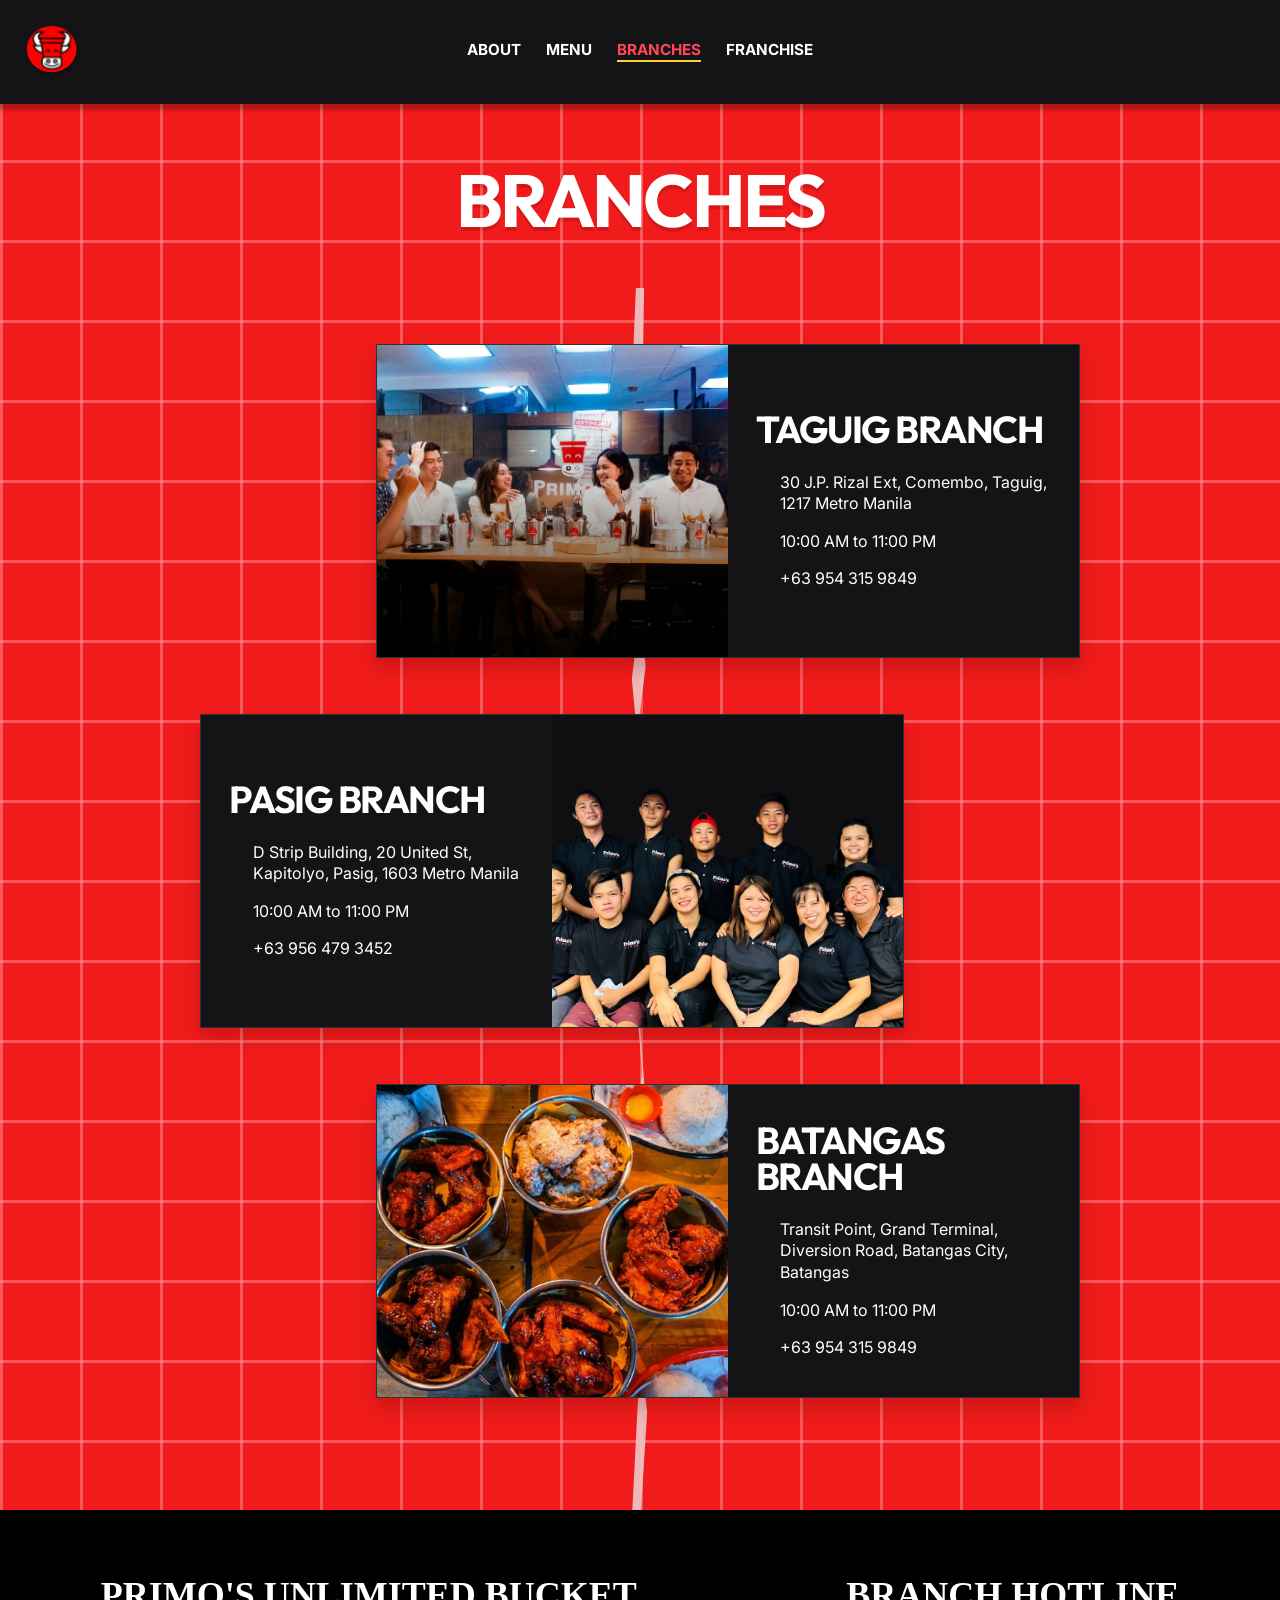
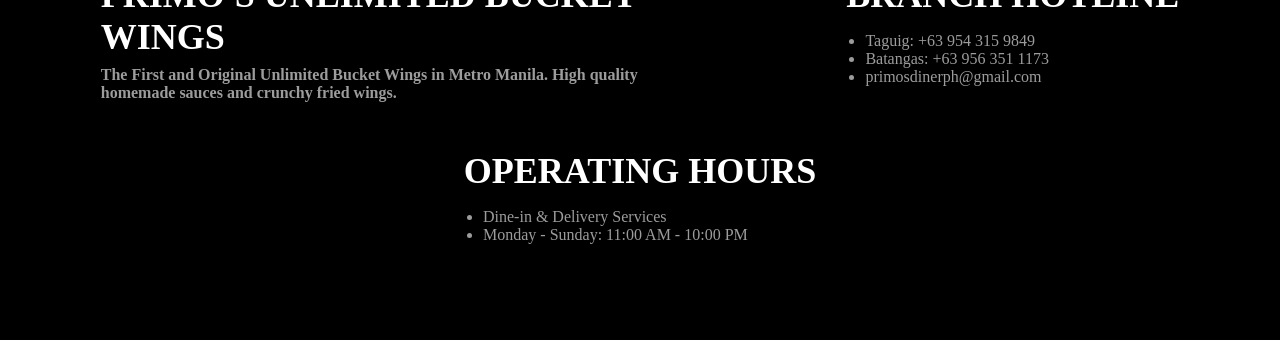
<file: branches.html>
<!DOCTYPE html>
<html lang="en">
<head>
    <meta charset="UTF-8">
    <meta name="viewport" content="width=device-width, initial-scale=1.0">
    <title>Branches — Primo's Unlimited Bucket Wings</title>


    <link rel="stylesheet" href="./styles/global.css">
    <link rel="stylesheet" href="./styles/navs.css">
    <link rel="stylesheet" href="./styles/branches.css">


    <link rel="shortcut icon" href="./graphics/brand/logo.ico" type="image/x-icon">


    <link href="https://cdn.boxicons.com/3.0.8/fonts/basic/boxicons.min.css" rel="stylesheet">
</head>


<body>
    <header>
      <a href="./index.html">
        <img src="./graphics/brand/logo.svg" alt="Primo's logo" class="nav-logo">
      </a>
      <input type="checkbox" name="menu" id="menu">
      <nav>
        <ul>
          <li><a href="./about.html">ABOUT</a></li>
          <li><a href="./menu.html">MENU</a></li>
          <li><a href="./branches.html" class="active">BRANCHES</a></li>
          <li><a href="./franchise.html">FRANCHISE</a></li>
        </ul>
        <label for="menu" class="links-menu-wrapper">
          <span>
            Menu
            <i class="bx bx-menu hamburger-btn"></i>
          </span>
        </label>
      </nav>
    </header>


    <main id="branches-page">
      <section class="branches-title">
        <h1>BRANCHES</h1>
      </section>


      <section class="branch-list" aria-label="Primo's branches">
        <div class="route-line" aria-hidden="true"></div>


        <article class="branch-card branch-card-right">
          <div class="branch-details">
            <h2>TAGUIG BRANCH</h2>
            <dl>
              <div>
                <dt><i class="bx bx-location"></i></dt>
                <dd><a href="https://maps.app.goo.gl/mEcHSbKT3ok3vD6JA" target="_blank" rel="noopener">30 J.P. Rizal Ext, Comembo, Taguig, 1217 Metro Manila</a></dd>
              </div>
              <div>
                <dt><i class="bx bx-calendar"></i></dt>
                <dd>10:00 AM to 11:00 PM</dd>
              </div>
              <div>
                <dt><i class="bx bx-phone"></i></dt>
                <dd><a href="tel:+639543159849">+63 954 315 9849</a></dd>
              </div>
            </dl>
          </div>
          <div class="branch-photo">
            <img src="./graphics/site/hero-home_happy-all.jpeg" alt="Primo's Taguig branch" loading="lazy" decoding="async">
          </div>
        </article>


        <article class="branch-card branch-card-left">
          <div class="branch-details">
            <h2>PASIG BRANCH</h2>
            <dl>
              <div>
                <dt><i class="bx bx-location"></i></dt>
                <dd><a href="https://maps.app.goo.gl/M4NfCsddDW4HZQC59" target="_blank" rel="noopener">D Strip Building, 20 United St, Kapitolyo, Pasig, 1603 Metro Manila</a></dd>
              </div>
              <div>
                <dt><i class="bx bx-calendar"></i></dt>
                <dd>10:00 AM to 11:00 PM</dd>
              </div>
              <div>
                <dt><i class="bx bx-phone"></i></dt>
                <dd><a href="tel:+639564793452">+63 956 479 3452</a></dd>
              </div>
            </dl>
          </div>
          <div class="branch-photo">
            <img src="./graphics/site/everyone-as-fam.png" alt="Primo's Pasig branch" loading="lazy" decoding="async">
          </div>
        </article>


        <article class="branch-card branch-card-right">
          <div class="branch-details">
            <h2>BATANGAS BRANCH</h2>
            <dl>
              <div>
                <dt><i class="bx bx-location"></i></dt>
                <dd><a href="https://maps.app.goo.gl/6f2RAs6gD4Eun9Tk7" target="_blank" rel="noopener">Transit Point, Grand Terminal, Diversion Road, Batangas City, Batangas</a></dd>
              </div>
              <div>
                <dt><i class="bx bx-calendar"></i></dt>
                <dd>10:00 AM to 11:00 PM</dd>
              </div>
              <div>
                <dt><i class="bx bx-phone"></i></dt>
                <dd><a href="tel:+639543159849">+63 954 315 9849</a></dd>
              </div>
            </dl>
          </div>
          <div class="branch-photo">
            <img src="./graphics/site/5chicks.jpg" alt="Primo's Batangas branch" loading="lazy" decoding="async">
          </div>
        </article>
      </section>
    </main>


    <footer id="site-footer">
      <section id="wrapper">
        <div class="history">
          <h1 class="title">PRIMO'S UNLIMITED BUCKET WINGS</h1>
          <h4 class="desc">The First and Original Unlimited Bucket Wings in Metro Manila. High quality homemade sauces and crunchy fried wings.</h4>
        </div>
        <div class="contact">
          <h1 class="title">BRANCH HOTLINE</h1>
          <ul>
            <li>Taguig: +63 954 315 9849</li>
            <li>Batangas: +63 956 351 1173</li>
            <li>primosdinerph@gmail.com</li>
          </ul>
        </div>
        <div class="service">
          <h1 class="title">OPERATING HOURS</h1>
          <ul>
            <li>Dine-in &amp; Delivery Services</li>
            <li>Monday - Sunday: 11:00 AM - 10:00 PM</li>
          </ul>
        </div>
      </section>
    </footer>


</body>
</html>
</file>
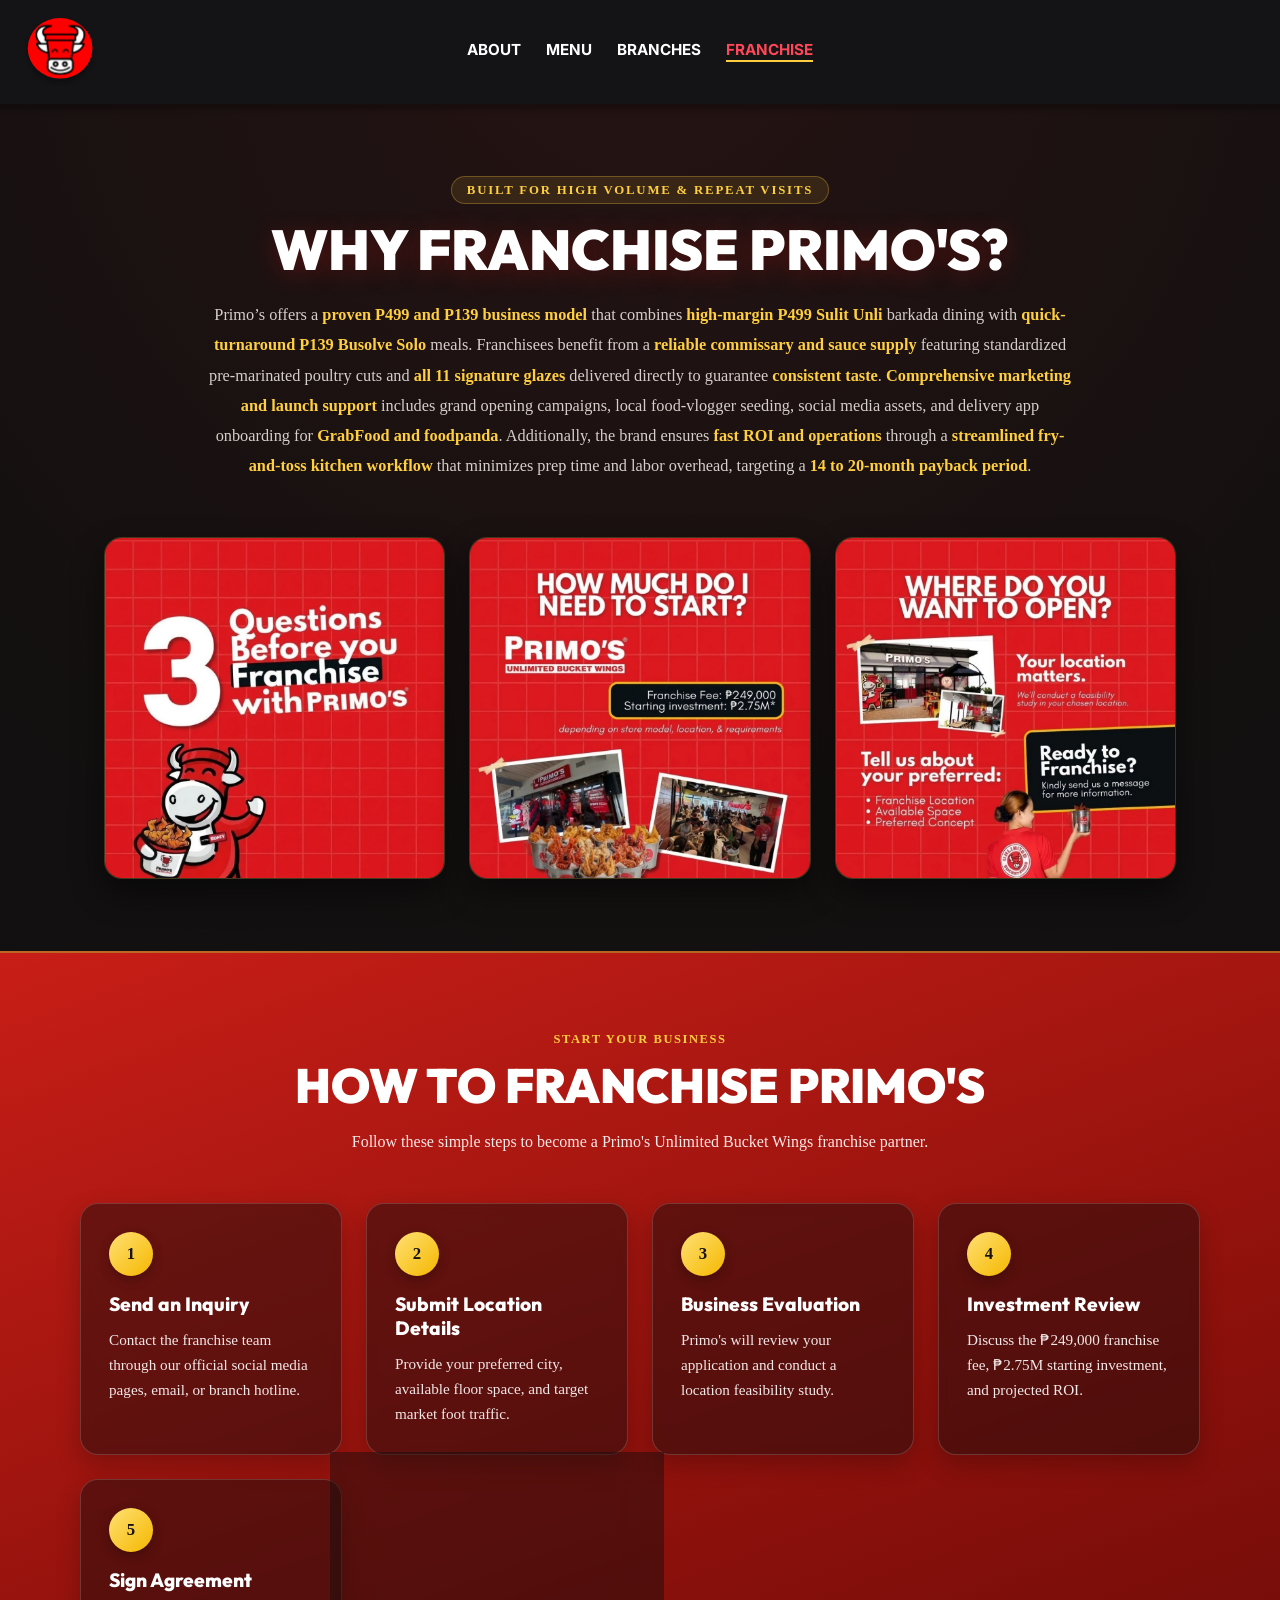
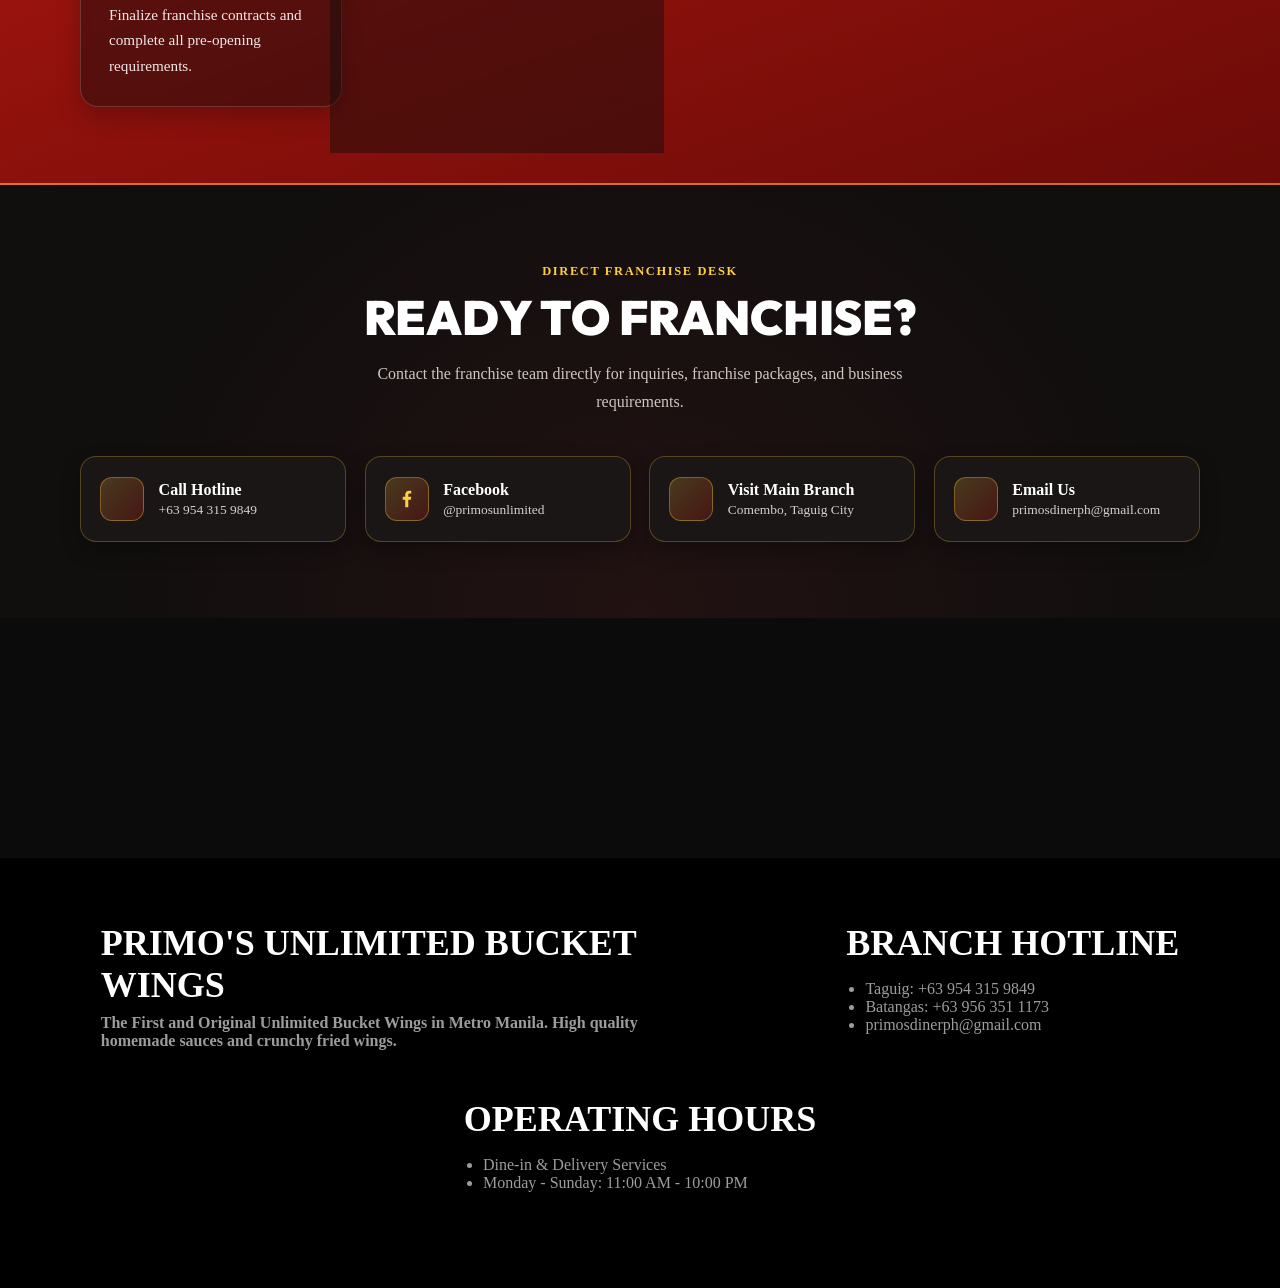
<file: franchise.html>
<!DOCTYPE html>
<html lang="en">
<head>
    <meta charset="UTF-8">
    <meta name="viewport" content="width=device-width, initial-scale=1.0">
    <title>Franchise Primo's — Unlimited Bucket Wings</title>

    <!-- Styling -->
    <link rel="stylesheet" href="./styles/global.css">
    <link rel="stylesheet" href="./styles/navs.css">
    <link rel="stylesheet" href="./styles/franchise.css">

    <!-- Logo -->
    <link rel="shortcut icon" href="./graphics/brand/logo.ico" type="image/x-icon">

    <!-- Box Icons -->
    <link href="https://cdn.boxicons.com/3.0.8/fonts/basic/boxicons.min.css" rel="stylesheet">
</head>

<body>
    <header>
      <a href="./index.html">
        <img src="./graphics/brand/logo.svg" alt="Primo's logo" class="nav-logo">
      </a>
      <input type="checkbox" name="menu" id="menu">
      <nav>
        <ul>
          <li><a href="./about.html">ABOUT</a></li>
          <li><a href="./menu.html">MENU</a></li>
          <li><a href="./branches.html">BRANCHES</a></li>
          <li><a href="./franchise.html" class="active">FRANCHISE</a></li>
        </ul>
        <label for="menu" class="links-menu-wrapper">
          <span>
            Menu
            <i class="bx bx-menu hamburger-btn"></i>
          </span>
        </label>
      </nav>
    </header>

    <main id="franchise-page">
      <!-- Top Real HTML Header & Paragraph -->
      <section class="franchise-intro">
        <span class="eyebrow">BUILT FOR HIGH VOLUME &amp; REPEAT VISITS</span>
        <h1>WHY FRANCHISE PRIMO'S?</h1>
        <p class="intro-copy">
          Primo’s offers a <strong class="hl">proven P499 and P139 business model</strong> that combines <strong class="hl">high-margin P499 Sulit Unli</strong> barkada dining with <strong class="hl">quick-turnaround P139 Busolve Solo</strong> meals. Franchisees benefit from a <strong class="hl">reliable commissary and sauce supply</strong> featuring standardized pre-marinated poultry cuts and <strong class="hl">all 11 signature glazes</strong> delivered directly to guarantee <strong class="hl">consistent taste</strong>. <strong class="hl">Comprehensive marketing and launch support</strong> includes grand opening campaigns, local food-vlogger seeding, social media assets, and delivery app onboarding for <strong class="hl">GrabFood and foodpanda</strong>. Additionally, the brand ensures <strong class="hl">fast ROI and operations</strong> through a <strong class="hl">streamlined fry-and-toss kitchen workflow</strong> that minimizes prep time and labor overhead, targeting a <strong class="hl">14 to 20-month payback period</strong>.
        </p>
      </section>

      <!-- Existing Visual Infographics -->
      <section class="franchise-visuals">
        <div class="visual-block" id="franchise-q3">
          <img src="./graphics/site/franchise-3-questions.png" alt="3 Questions Before You Franchise with Primo's" loading="lazy" decoding="async">
        </div>

        <div class="visual-block" id="franchise-start">
          <img src="./graphics/site/franchise-how-much.png" alt="How Much Do I Need to Start — Franchise Fee P249,000, Starting Investment P2.75M" loading="lazy" decoding="async">
        </div>

        <div class="visual-block" id="franchise-location">
          <img src="./graphics/site/franchise-where-to-open.png" alt="Where Do You Want to Open and Ready to Franchise" loading="lazy" decoding="async">
        </div>
      </section>

      <!-- How to Franchise (6-Step Roadmap) -->
      <section class="franchise-steps">
        <div class="section-header">
          <span class="eyebrow">START YOUR BUSINESS</span>
          <h2>HOW TO FRANCHISE PRIMO'S</h2>
          <p>
            Follow these simple steps to become a Primo's Unlimited Bucket
            Wings franchise partner.
          </p>
        </div>

        <div class="steps-grid">
          <div class="step-card">
            <span class="step-number">1</span>
            <h3>Send an Inquiry</h3>
            <p>
              Contact the franchise team through our official social
              media pages, email, or branch hotline.
            </p>
          </div>

          <div class="step-card">
            <span class="step-number">2</span>
            <h3>Submit Location Details</h3>
            <p>
              Provide your preferred city, available floor space, and
              target market foot traffic.
            </p>
          </div>

          <div class="step-card">
            <span class="step-number">3</span>
            <h3>Business Evaluation</h3>
            <p>
              Primo's will review your application and conduct
              a location feasibility study.
            </p>
          </div>

          <div class="step-card">
            <span class="step-number">4</span>
            <h3>Investment Review</h3>
            <p>
              Discuss the ₱249,000 franchise fee, ₱2.75M starting investment,
              and projected ROI.
            </p>
          </div>

          <div class="step-card">
            <span class="step-number">5</span>
            <h3>Sign Agreement</h3>
            <p>
              Finalize franchise contracts and complete
              all pre-opening requirements.
            </p>
          </div>

          <div class="step-card">
            <span class="step-number">6</span>
            <h3>Training &amp; Opening</h3>
            <p>
              Attend operations and kitchen training, complete store setup,
              and prepare for grand opening.
            </p>
          </div>
        </div>
      </section>

      <!-- Contact Franchisor -->
      <section class="franchise-contact">
        <div class="contact-container">
          <span class="eyebrow">DIRECT FRANCHISE DESK</span>
          <h2>READY TO FRANCHISE?</h2>
          <p class="contact-text">
            Contact the franchise team directly for inquiries,
            franchise packages, and business requirements.
          </p>

          <div class="contact-grid">
            <a href="tel:09543159849" class="contact-card">
              <span class="contact-icon"><i class="bx bx-phone"></i></span>
              <div>
                <strong>Call Hotline</strong>
                <p>+63 954 315 9849</p>
              </div>
            </a>

            <a href="https://www.facebook.com/primosunlimited" target="_blank" rel="noopener noreferrer" class="contact-card">
              <span class="contact-icon">
                <svg viewBox="0 0 24 24" aria-hidden="true">
                  <path d="M13.397 20.997v-8.196h2.765l.411-3.209h-3.176V7.548c0-.926.258-1.56 1.587-1.56h1.684V3.127A22.336 22.336 0 0 0 14.201 3c-2.444 0-4.122 1.492-4.122 4.231v2.355H7.332v3.209h2.753v8.202h3.312z"/>
                </svg>
              </span>
              <div>
                <strong>Facebook</strong>
                <p>@primosunlimited</p>
              </div>
            </a>


            <a href="https://maps.google.com/?q=30+JP+Rizal+Extension+Comembo+Taguig" target="_blank" rel="noopener noreferrer" class="contact-card">
              <span class="contact-icon"><i class="bx bx-map"></i></span>
              <div>
                <strong>Visit Main Branch</strong>
                <p>Comembo, Taguig City</p>
              </div>
            </a>

            <a href="mailto:primosdinerph@gmail.com" class="contact-card">
              <span class="contact-icon"><i class="bx bx-envelope"></i></span>
              <div>
                <strong>Email Us</strong>
                <p>primosdinerph@gmail.com</p>
              </div>
            </a>
          </div>
        </div>
      </section>
    </main>

    <footer id="site-footer">
      <section id="wrapper">
        <div class="history">
          <h1 class="title">PRIMO'S UNLIMITED BUCKET WINGS</h1>
          <h4 class="desc">The First and Original Unlimited Bucket Wings in Metro Manila. High quality homemade sauces and crunchy fried wings.</h4>
        </div>
        <div class="contact">
          <h1 class="title">BRANCH HOTLINE</h1>
          <ul>
            <li>Taguig: +63 954 315 9849</li>
            <li>Batangas: +63 956 351 1173</li>
            <li>primosdinerph@gmail.com</li>
          </ul>
        </div>
        <div class="service">
          <h1 class="title">OPERATING HOURS</h1>
          <ul>
            <li>Dine-in &amp; Delivery Services</li>
            <li>Monday - Sunday: 11:00 AM - 10:00 PM</li>
          </ul>
        </div>
      </section>
    </footer>

</body>
</html>
</file>
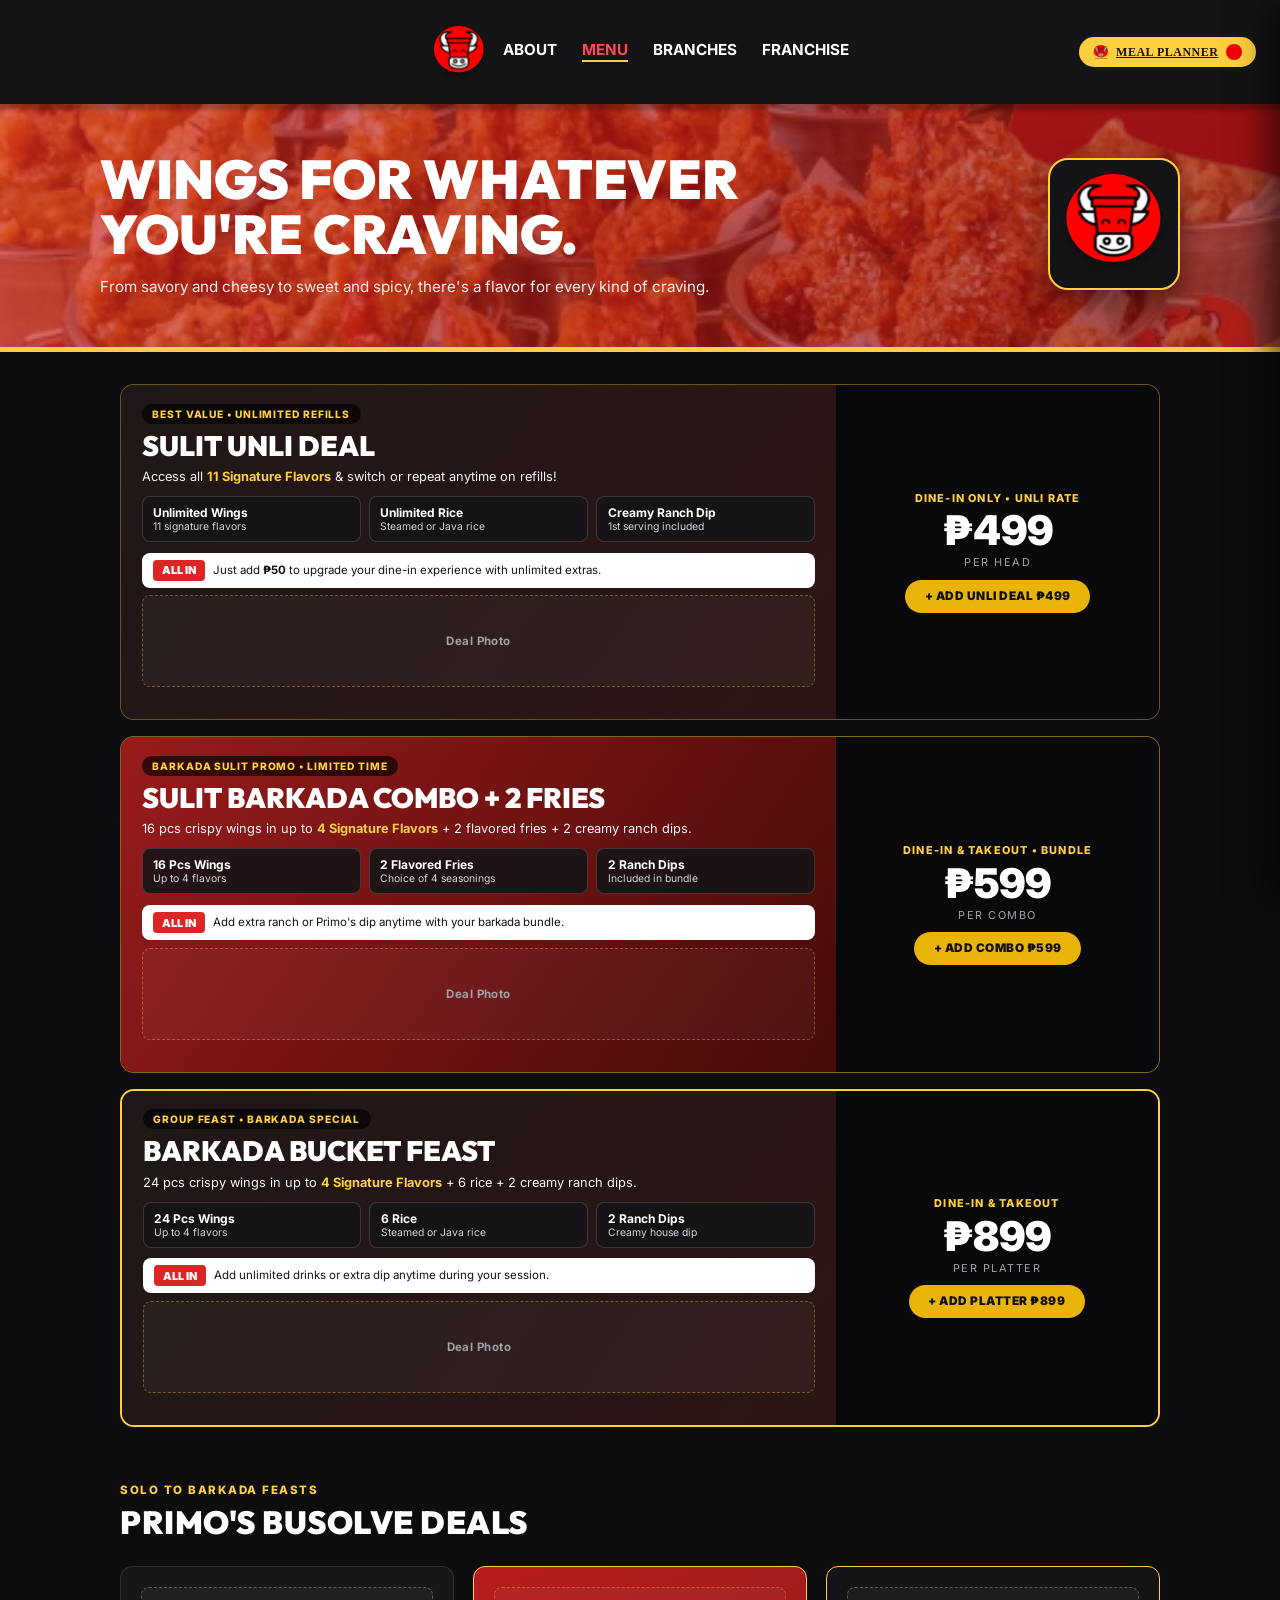
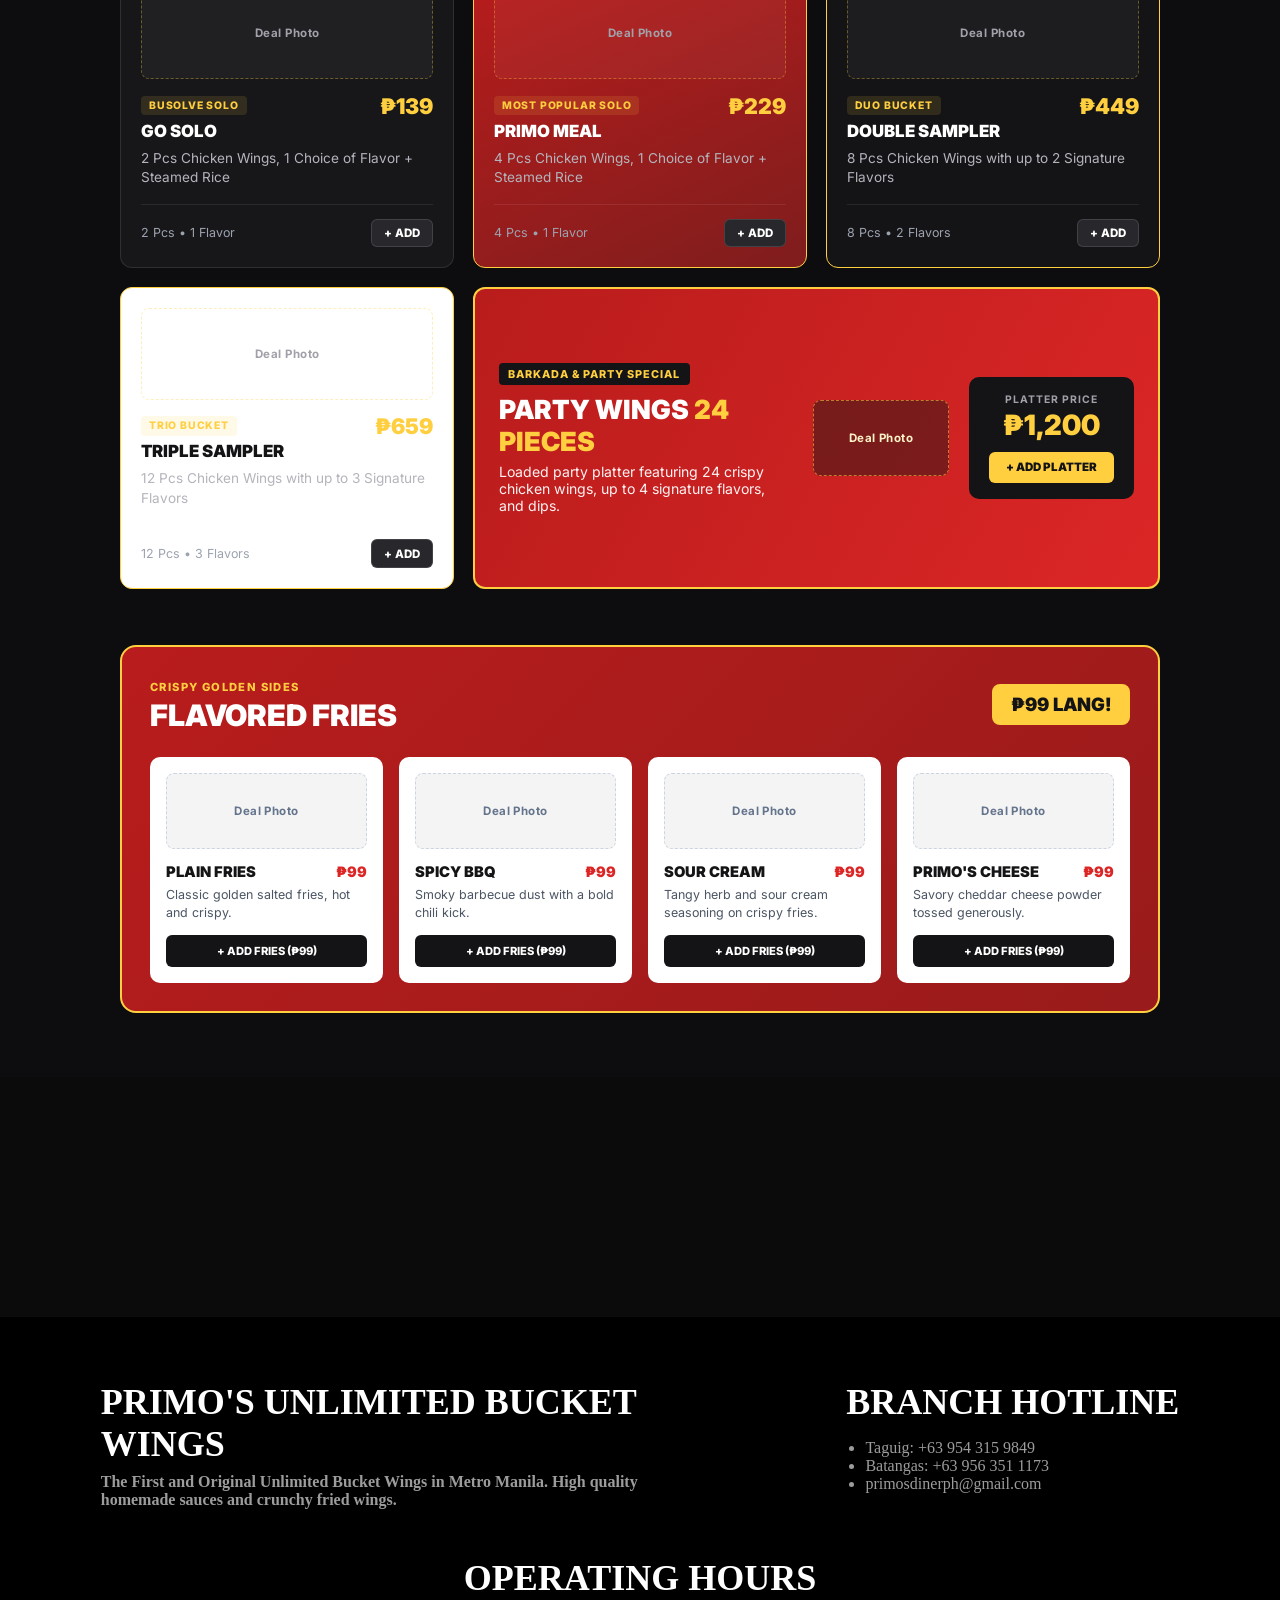
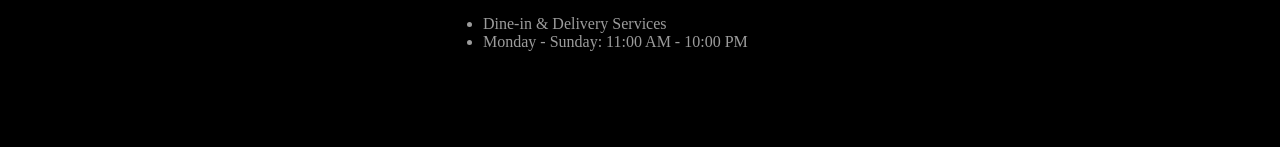
<file: menu.html>
<!DOCTYPE html>
<html lang="en">

<head>
    <meta charset="UTF-8">
    <meta name="viewport" content="width=device-width, initial-scale=1.0">
    <title>Primo's Menu &amp; Craving Planner</title>

    <!-- Stylesheets -->
    <link rel="stylesheet" href="./styles/global.css">
    <link rel="stylesheet" href="./styles/navs.css">
    <link rel="stylesheet" href="./styles/menu.css">

    <!-- Favicon & Icons -->
    <link rel="shortcut icon" href="./graphics/brand/logo.ico" type="image/x-icon">
    <link href="https://cdn.boxicons.com/3.0.8/fonts/basic/boxicons.min.css" rel="stylesheet">
</head>

<body>
    <header>
        <div class="nav-center-group">
            <a href="./index.html" class="logo-link">
                <img src="./graphics/brand/logo.svg" alt="Primo's logo" class="nav-logo">
            </a>

            <input type="checkbox" name="menu" id="menu">

            <nav>
                <ul>
                    <li><a href="./about.html">ABOUT</a></li>
                    <li><a href="./menu.html" class="active">MENU</a></li>
                    <li><a href="./branches.html">BRANCHES</a></li>
                    <li><a href="./franchise.html">FRANCHISE</a></li>
                </ul>
                <label for="menu" class="links-menu-wrapper">
                    <span>
                        Menu
                        <i class="bx bx-menu hamburger-btn"></i>
                    </span>
                </label>
            </nav>
        </div>

        <a href="#craving-planner" id="add-to-cart-btn">
            <span>
                <img src="./graphics/brand/logo.svg" alt="">
            </span>
            <h3>MEAL PLANNER</h3>
            <span>
                <img src="./graphics/site/red-dot.svg" alt="">
            </span>
        </a>
    </header>

    <aside id="craving-planner" aria-label="Your Craving Planner">
        <div class="header">
            <div class="title-group">
                <span class="subtitle">DINE-IN ORDER GUIDE</span>
                <h2 class="title">YOUR CRAVING PLANNER</h2>
            </div>
            <a href="#menu-page" class="close-btn" aria-label="Close planner">X</a>
        </div>

        <form id="planner-submit-form" action="#craving-planner" method="get" style="display:contents;">
            <div class="body">
                <!-- Flavor Picker Prototype (Pure HTML & CSS) -->
                <div class="planner-flavor-picker" aria-label="Flavor selector for GO SOLO">
                    <div class="planner-flavor-header">
                        <h3 class="planner-flavor-title">Choose Flavor for GO SOLO</h3>
                        <span class="planner-flavor-limit">0 selected (up to 1)</span>
                    </div>
                    <div class="planner-flavor-grid">
                        <button type="button" class="flavor-option-btn">Primo's Buffalo</button>
                        <button type="button" class="flavor-option-btn">Jack Daniel's</button>
                        <button type="button" class="flavor-option-btn">Primo's Sisig</button>
                        <button type="button" class="flavor-option-btn">Salted Egg</button>
                        <button type="button" class="flavor-option-btn">Cheese Bomb</button>
                        <button type="button" class="flavor-option-btn">Garlic Parmesan</button>
                        <button type="button" class="flavor-option-btn">Honey Mustard</button>
                        <button type="button" class="flavor-option-btn">Smokey BBQ</button>
                        <button type="button" class="flavor-option-btn">Korean Yangnyeom</button>
                        <button type="button" class="flavor-option-btn">Honey Sriracha</button>
                        <button type="button" class="flavor-option-btn">Salt &amp; Pepper</button>
                    </div>
                    <div class="planner-flavor-actions">
                        <a href="#menu-page" class="flavor-cancel-btn">Cancel</a>
                        <a href="#craving-planner" class="flavor-confirm-btn">Add to Planner</a>
                    </div>
                </div>

                <!-- Live Order Status Prototype (Pure HTML & CSS) -->
                <div id="primo-order-tracker-box" class="planner-tracker-box" aria-label="Live order status">
                    <div class="planner-tracker-top">
                        <div>
                            <span class="planner-tracker-eyebrow">LIVE ORDER STATUS</span>
                            <span class="planner-tracker-sync">Auto-syncing (8s)</span>
                        </div>
                        <a href="#menu-page" class="planner-tracker-remove">Remove</a>
                    </div>
                    <div class="planner-tracker-controls">
                        <input
                            type="text"
                            id="tracker-order-id"
                            name="trackerOrderId"
                            class="planner-input planner-tracker-input"
                            value="ORD-MWW4CD4W"
                            placeholder="Enter Order ID"
                            aria-label="Order ID"
                        >
                        <a href="#primo-order-tracker-box" class="planner-tracker-sync-btn">Sync Now</a>
                    </div>
                    <p class="planner-tracker-status">
                        Order ORD-MWW4CD4W — Pending (not yet seen by staff).
                    </p>
                </div>

                <!-- Empty Bucket State -->
                <div class="empty-state" aria-label="Empty craving planner">
                    <svg class="bucket-icon" viewBox="0 0 24 24" fill="none" stroke="currentColor" stroke-width="1.8" aria-hidden="true">
                        <path d="M5 9h14l-1.5 11a2 2 0 0 1-2 1.8H8.5a2 2 0 0 1-2-1.8L5 9Z"></path>
                        <path d="M8 9V6a4 4 0 0 1 8 0v3"></path>
                    </svg>
                    <h3>Your craving planner is empty</h3>
                    <p>Tap <strong>+ ADD</strong> on any deal, platter, or flavored fries to build your order guide.</p>
                </div>

                <!-- Planned Order Items in Planner -->
                <div class="planner-items-list" aria-label="Planned items">
                    <div class="planner-item-card">
                        <div class="planner-item-top">
                            <div class="planner-item-headings">
                                <span class="planner-item-subheader">BUSOLVE SOLO</span>
                                <span class="planner-item-title">GO SOLO</span>
                            </div>
                            <div class="planner-item-right">
                                <span class="planner-item-price">&#8369;139</span>
                                <a href="#craving-planner" class="planner-remove-btn">Remove</a>
                            </div>
                        </div>
                        <p class="planner-item-desc">2 Pcs Chicken Wings + Steamed Rice</p>
                        <div class="planner-item-flavors">Flavor: Primo's Buffalo</div>
                    </div>

                    <div class="planner-item-card">
                        <div class="planner-item-top">
                            <div class="planner-item-headings">
                                <span class="planner-item-subheader">CRISPY GOLDEN SIDES</span>
                                <span class="planner-item-title">SOUR CREAM FRIES</span>
                            </div>
                            <div class="planner-item-right">
                                <span class="planner-item-price">&#8369;99</span>
                                <a href="#craving-planner" class="planner-remove-btn">Remove</a>
                            </div>
                        </div>
                        <p class="planner-item-desc">Tangy herb and sour cream seasoning on crispy fries.</p>
                    </div>
                </div>
            </div>

            <div class="footer">
                <div class="planner-order-form">
                    <div class="planner-form-row">
                        <input
                            type="text"
                            id="customer-name"
                            name="customerName"
                            class="planner-input"
                            placeholder="Your Name"
                            required
                        >
                        <input
                            type="text"
                            id="customer-contact"
                            name="customerContact"
                            class="planner-input"
                            placeholder="Mobile / Table #"
                            required
                        >
                    </div>
                    <div class="planner-form-row">
                        <select id="order-type" name="orderType" class="planner-input" aria-label="Order Type">
                            <option value="Dine-In">Dine-In</option>
                            <option value="Pickup">Pickup</option>
                            <option value="Delivery">Delivery</option>
                        </select>
                        <input
                            type="text"
                            id="order-notes"
                            name="orderNotes"
                            class="planner-input"
                            placeholder="Notes (optional)"
                        >
                    </div>
                    <button type="submit" class="btn-submit-order">SUBMIT ORDER GUIDE</button>
                </div>

                <div class="total-row">
                    <span class="total-label">Estimated Total:</span>
                    <span class="total-amount">&#8369; 238</span>
                </div>

                <div class="actions">
                    <button type="reset" class="btn-clear">CLEAR</button>
                    <a href="#craving-planner" class="btn-copy">COPY ORDER SUMMARY</a>
                </div>
                <a href="https://www.facebook.com/primosunlimited" target="_blank" rel="noopener noreferrer" class="btn-fb-send">SEND TO PRIMO'S FB PAGE</a>
            </div>
        </form>
    </aside>

    <main id="menu-page">
        <!-- Hero Banner -->
        <section class="menu-hero">
            <img
                src="./graphics/site/Chicken Picture.png"
                alt="Wings for Whatever You're Craving — Primo's Unlimited Bucket Wings"
                class="menu-hero-bg"
            >
            <div class="menu-hero-inner">
                <div class="menu-hero-copy">
                    <h1>WINGS FOR WHATEVER YOU'RE CRAVING.</h1>
                    <p>From savory and cheesy to sweet and spicy, there's a flavor for every kind of craving.</p>
                </div>
                <div class="menu-hero-badge-wrap">
                    <img src="./graphics/brand/logo.svg" alt="Primo's Unlimited Bucket Wings" class="menu-hero-logo">
                </div>
            </div>
        </section>

        <!-- Sulit Unli Deal & Promo Banners (All Theme Prototypes) -->
        <section class="unli-banner-section">
            <!-- Prototype 1: Dark Maroon (Sulit Unli Deal) -->
            <div class="unli-card unli-hero-card">
                <div class="unli-left">
                    <span class="unli-pill">BEST VALUE &bull; UNLIMITED REFILLS</span>
                    <h2>SULIT UNLI DEAL</h2>
                    <p class="unli-subcopy">
                        Access all <strong>11 Signature Flavors</strong> &amp; switch or repeat anytime on refills!
                    </p>

                    <div class="unli-perks">
                        <div class="perk-box">
                            <i class="bx bx-food-menu"></i>
                            <div>
                                <strong>Unlimited Wings</strong>
                                <span>11 signature flavors</span>
                            </div>
                        </div>
                        <div class="perk-box">
                            <i class="bx bx-dish"></i>
                            <div>
                                <strong>Unlimited Rice</strong>
                                <span>Steamed or Java rice</span>
                            </div>
                        </div>
                        <div class="perk-box">
                            <i class="bx bx-bowl-hot"></i>
                            <div>
                                <strong>Creamy Ranch Dip</strong>
                                <span>1st serving included</span>
                            </div>
                        </div>
                    </div>

                    <div class="all-in-bar">
                        <span class="all-in-badge">ALL IN</span>
                        <span>Just add <strong>&#8369;50</strong> to upgrade your dine-in experience with unlimited extras.</span>
                    </div>

                    <div class="menu-img-placeholder banner-img-placeholder unli-hero-placeholder">
                        Deal Photo
                    </div>
                </div>

                <div class="unli-right">
                    <span class="unli-label">DINE-IN ONLY &bull; UNLI RATE</span>
                    <div class="unli-price">&#8369;499</div>
                    <div class="unli-sub">PER HEAD</div>
                    <a href="#craving-planner" class="unli-cta-btn add-planner-btn">
                        + ADD UNLI DEAL &#8369;499
                    </a>
                </div>
            </div>

            <!-- Prototype 2: Primo's Red (Sulit Barkada Combo + 2 Fries) -->
            <div class="unli-card sulit-promo-card">
                <div class="unli-left">
                    <span class="unli-pill">BARKADA SULIT PROMO &bull; LIMITED TIME</span>
                    <h2>SULIT BARKADA COMBO + 2 FRIES</h2>
                    <p class="unli-subcopy">
                        16 pcs crispy wings in up to <strong>4 Signature Flavors</strong> + 2 flavored fries + 2 creamy ranch dips.
                    </p>

                    <div class="unli-perks">
                        <div class="perk-box">
                            <i class="bx bx-food-menu"></i>
                            <div>
                                <strong>16 Pcs Wings</strong>
                                <span>Up to 4 flavors</span>
                            </div>
                        </div>
                        <div class="perk-box">
                            <i class="bx bx-dish"></i>
                            <div>
                                <strong>2 Flavored Fries</strong>
                                <span>Choice of 4 seasonings</span>
                            </div>
                        </div>
                        <div class="perk-box">
                            <i class="bx bx-bowl-hot"></i>
                            <div>
                                <strong>2 Ranch Dips</strong>
                                <span>Included in bundle</span>
                            </div>
                        </div>
                    </div>

                    <div class="all-in-bar">
                        <span class="all-in-badge">ALL IN</span>
                        <span>Add extra ranch or Primo's dip anytime with your barkada bundle.</span>
                    </div>

                    <div class="menu-img-placeholder banner-img-placeholder">
                        Deal Photo
                    </div>
                </div>

                <div class="unli-right">
                    <span class="unli-label">DINE-IN &amp; TAKEOUT &bull; BUNDLE</span>
                    <div class="unli-price">&#8369;599</div>
                    <div class="unli-sub">PER COMBO</div>
                    <a href="#craving-planner" class="unli-cta-btn add-planner-btn">
                        + ADD COMBO &#8369;599
                    </a>
                </div>
            </div>

            <!-- Prototype 3: Charcoal Black Banner Prototype (Barkada Bucket Feast) -->
            <div class="unli-card" style="background:#141416;color:#fff;border:2px solid #ffcf40;">
                <div class="unli-left">
                    <span class="unli-pill">GROUP FEAST &bull; BARKADA SPECIAL</span>
                    <h2>BARKADA BUCKET FEAST</h2>
                    <p class="unli-subcopy">
                        24 pcs crispy wings in up to <strong>4 Signature Flavors</strong> + 6 rice + 2 creamy ranch dips.
                    </p>

                    <div class="unli-perks">
                        <div class="perk-box">
                            <i class="bx bx-food-menu"></i>
                            <div>
                                <strong>24 Pcs Wings</strong>
                                <span>Up to 4 flavors</span>
                            </div>
                        </div>
                        <div class="perk-box">
                            <i class="bx bx-dish"></i>
                            <div>
                                <strong>6 Rice</strong>
                                <span>Steamed or Java rice</span>
                            </div>
                        </div>
                        <div class="perk-box">
                            <i class="bx bx-bowl-hot"></i>
                            <div>
                                <strong>2 Ranch Dips</strong>
                                <span>Creamy house dip</span>
                            </div>
                        </div>
                    </div>

                    <div class="all-in-bar">
                        <span class="all-in-badge">ALL IN</span>
                        <span>Add unlimited drinks or extra dip anytime during your session.</span>
                    </div>

                    <div class="menu-img-placeholder banner-img-placeholder">
                        Deal Photo
                    </div>
                </div>

                <div class="unli-right">
                    <span class="unli-label">DINE-IN &amp; TAKEOUT</span>
                    <div class="unli-price">&#8369;899</div>
                    <div class="unli-sub">PER PLATTER</div>
                    <a href="#craving-planner" class="unli-cta-btn add-planner-btn">
                        + ADD PLATTER &#8369;899
                    </a>
                </div>
            </div>
        </section>

        <!-- Primo's Busolve Deals & Party Platter (All Card Prototypes) -->
        <section class="busolve-section">
            <div class="section-heading">
                <span class="eyebrow">SOLO TO BARKADA FEASTS</span>
                <h2>PRIMO'S BUSOLVE DEALS</h2>
            </div>

            <div class="deals-grid">
                <!-- Dark Card Prototype -->
                <article class="deal-card">
                    <div>
                        <div class="menu-img-placeholder">Deal Photo</div>
                        <div class="deal-top">
                            <div class="deal-meta">
                                <span class="deal-tag">BUSOLVE SOLO</span>
                                <h3>GO SOLO</h3>
                            </div>
                            <span class="deal-price">&#8369;139</span>
                        </div>
                        <p class="deal-desc">2 Pcs Chicken Wings, 1 Choice of Flavor + Steamed Rice</p>
                        <p class="sold-out-note">Sold out for now — check back shortly!</p>
                    </div>
                    <div class="deal-footer">
                        <span>2 Pcs &bull; 1 Flavor</span>
                        <a href="#craving-planner" class="add-btn add-planner-btn">+ ADD</a>
                    </div>
                </article>

                <!-- Primo's Red Card Prototype -->
                <article class="deal-card" style="background:linear-gradient(155deg,#b91c1c 0%,#7f1d1d 100%);color:#fff;border-color:#ffcf40;">
                    <div>
                        <div class="menu-img-placeholder">Deal Photo</div>
                        <div class="deal-top">
                            <div class="deal-meta">
                                <span class="deal-tag">MOST POPULAR SOLO</span>
                                <h3>PRIMO MEAL</h3>
                            </div>
                            <span class="deal-price">&#8369;229</span>
                        </div>
                        <p class="deal-desc">4 Pcs Chicken Wings, 1 Choice of Flavor + Steamed Rice</p>
                        <p class="sold-out-note">Sold out for now — check back shortly!</p>
                    </div>
                    <div class="deal-footer">
                        <span>4 Pcs &bull; 1 Flavor</span>
                        <a href="#craving-planner" class="add-btn add-planner-btn">+ ADD</a>
                    </div>
                </article>

                <!-- Charcoal Black Card Prototype -->
                <article class="deal-card" style="background:#141416;color:#fff;border-color:#ffcf40;">
                    <div>
                        <div class="menu-img-placeholder">Deal Photo</div>
                        <div class="deal-top">
                            <div class="deal-meta">
                                <span class="deal-tag">DUO BUCKET</span>
                                <h3>DOUBLE SAMPLER</h3>
                            </div>
                            <span class="deal-price">&#8369;449</span>
                        </div>
                        <p class="deal-desc">8 Pcs Chicken Wings with up to 2 Signature Flavors</p>
                        <p class="sold-out-note">Sold out for now — check back shortly!</p>
                    </div>
                    <div class="deal-footer">
                        <span>8 Pcs &bull; 2 Flavors</span>
                        <a href="#craving-planner" class="add-btn add-planner-btn">+ ADD</a>
                    </div>
                </article>

                <!-- White Card Prototype -->
                <article class="deal-card" style="background:#ffffff;color:#141416;border-color:#ffcf40;">
                    <div>
                        <div class="menu-img-placeholder">Deal Photo</div>
                        <div class="deal-top">
                            <div class="deal-meta">
                                <span class="deal-tag">TRIO BUCKET</span>
                                <h3>TRIPLE SAMPLER</h3>
                            </div>
                            <span class="deal-price">&#8369;659</span>
                        </div>
                        <p class="deal-desc">12 Pcs Chicken Wings with up to 3 Signature Flavors</p>
                        <p class="sold-out-note">Sold out for now — check back shortly!</p>
                    </div>
                    <div class="deal-footer">
                        <span>12 Pcs &bull; 3 Flavors</span>
                        <a href="#craving-planner" class="add-btn add-planner-btn">+ ADD</a>
                    </div>
                </article>

                <!-- Party Platter Prototype -->
                <div class="party-banner">
                    <div class="party-info">
                        <span class="party-tag">BARKADA &amp; PARTY SPECIAL</span>
                        <h3>PARTY WINGS <span>24 PIECES</span></h3>
                        <p>Loaded party platter featuring 24 crispy chicken wings, up to 4 signature flavors, and dips.</p>
                        <p class="sold-out-note">Sold out for now — check back shortly!</p>
                    </div>
                    <div class="menu-img-placeholder party-img-placeholder">Deal Photo</div>
                    <div class="party-box">
                        <div class="party-price-label">PLATTER PRICE</div>
                        <div class="party-price">&#8369;1,200</div>
                        <a href="#craving-planner" class="party-btn add-planner-btn">+ ADD PLATTER</a>
                    </div>
                </div>
            </div>
        </section>

        <!-- Flavored Fries Section -->
        <section class="fries-section">
            <div class="fries-container">
                <div class="fries-header">
                    <div>
                        <span class="fries-eyebrow">CRISPY GOLDEN SIDES</span>
                        <h2>FLAVORED FRIES</h2>
                    </div>
                    <span class="fries-badge">&#8369;99 LANG!</span>
                </div>

                <div class="fries-grid">
                    <article class="fry-card">
                        <div class="fry-body">
                            <div>
                                <div class="menu-img-placeholder fry-img-placeholder">Deal Photo</div>
                                <div class="fry-title-row">
                                    <h3>PLAIN FRIES</h3>
                                    <span>&#8369;99</span>
                                </div>
                                <p>Classic golden salted fries, hot and crispy.</p>
                                <p class="sold-out-note">Sold out for now — check back shortly!</p>
                            </div>
                            <a href="#craving-planner" class="fry-btn add-planner-btn">+ ADD FRIES (&#8369;99)</a>
                        </div>
                    </article>

                    <article class="fry-card">
                        <div class="fry-body">
                            <div>
                                <div class="menu-img-placeholder fry-img-placeholder">Deal Photo</div>
                                <div class="fry-title-row">
                                    <h3>SPICY BBQ</h3>
                                    <span>&#8369;99</span>
                                </div>
                                <p>Smoky barbecue dust with a bold chili kick.</p>
                                <p class="sold-out-note">Sold out for now — check back shortly!</p>
                            </div>
                            <a href="#craving-planner" class="fry-btn add-planner-btn">+ ADD FRIES (&#8369;99)</a>
                        </div>
                    </article>

                    <article class="fry-card">
                        <div class="fry-body">
                            <div>
                                <div class="menu-img-placeholder fry-img-placeholder">Deal Photo</div>
                                <div class="fry-title-row">
                                    <h3>SOUR CREAM</h3>
                                    <span>&#8369;99</span>
                                </div>
                                <p>Tangy herb and sour cream seasoning on crispy fries.</p>
                                <p class="sold-out-note">Sold out for now — check back shortly!</p>
                            </div>
                            <a href="#craving-planner" class="fry-btn add-planner-btn">+ ADD FRIES (&#8369;99)</a>
                        </div>
                    </article>

                    <article class="fry-card">
                        <div class="fry-body">
                            <div>
                                <div class="menu-img-placeholder fry-img-placeholder">Deal Photo</div>
                                <div class="fry-title-row">
                                    <h3>PRIMO'S CHEESE</h3>
                                    <span>&#8369;99</span>
                                </div>
                                <p>Savory cheddar cheese powder tossed generously.</p>
                                <p class="sold-out-note">Sold out for now — check back shortly!</p>
                            </div>
                            <a href="#craving-planner" class="fry-btn add-planner-btn">+ ADD FRIES (&#8369;99)</a>
                        </div>
                    </article>
                </div>
            </div>
        </section>
    </main>

    <footer id="site-footer">
        <section id="wrapper">
            <div class="history">
                <h1 class="title">PRIMO'S UNLIMITED BUCKET WINGS</h1>
                <h4 class="desc">The First and Original Unlimited Bucket Wings in Metro Manila. High quality homemade
                    sauces and crunchy fried wings.</h4>
            </div>
            <div class="contact">
                <h1 class="title">BRANCH HOTLINE</h1>
                <ul>
                    <li>Taguig: +63 954 315 9849</li>
                    <li>Batangas: +63 956 351 1173</li>
                    <li>primosdinerph@gmail.com</li>
                </ul>
            </div>
            <div class="service">
                <h1 class="title">OPERATING HOURS</h1>
                <ul>
                    <li>Dine-in &amp; Delivery Services</li>
                    <li>Monday - Sunday: 11:00 AM - 10:00 PM</li>
                </ul>
            </div>
        </section>
    </footer>

</body>

</html>
</file>
<file: styles/global.css>
@import url('https://fonts.googleapis.com/css2?family=Inter:ital,opsz,wght@0,14..32,100..900;1,14..32,100..900&family=Maitree:wght@200;300;400;500;600;700&family=Montserrat:ital,wght@0,100..900;1,100..900&family=Outfit:wght@100..900&family=Libre+Baskerville:ital,wght@1,400..700&display=swap');

:root {
   --grid-size: 1rem; /* Adjust square size */
  --line-thickness: 0.06rem; /* Adjust grid line width */
  --bg-red: #f11b1b; /* Main red base */
  --line-color: rgba(255, 165, 165, 0.45);

  --fw-bolder: 700;
  --fw-bold: 600;
  --fw-reg: 500;
  --fw-normal: 400;
  --fw-light: 300;

  --ff-serif: "Libre Baskerville", serif;
}

.bolder {
  font-weight: var(--fw-bolder);
}
.bold {
  font-weight: var(--fw-bold);
}
.reg {
  font-weight: var(--fw-reg);
}
.normal {
  font-weight: var(--fw-normal);
}
.light {
  font-weight: var(--fw-light);
}

.serif {
  font-family: var(--ff-serif) !important;
}

@keyframes fadeIn {
  from {
    opacity: 0;
    transform: translateY(20px);
  }
  to {
    opacity: 1;
    transform: translateY(0);
  }
}

@keyframes fadeInFast {
  from { opacity:0; }
  to { opacity:1; }
}

#hero, #promos, #signatures {
  animation: fadeIn 0.6s ease forwards;
}
#promos {
  animation-delay: 0.15s;
}
#signatures {
  animation-delay: 0.3s;
}

*{
    margin: 0;
    padding: 0;
    box-sizing: border-box;
}
html, body{
    scroll-behavior: smooth;
    font-size: 16px;
    background-color: rgba(11, 11, 12, 1);
    overflow-x: hidden;
    overflow-y: auto;
    height: auto;
}

img {
  height: auto;
  aspect-ratio: auto;
  max-width: none;
  object-fit: contain;
  pointer-events: none;
  z-index: 1;
}

/* Card skeleton background before image finishes loading */
.promo-card,
.item-card {
    position: relative;
    overflow: hidden;
    background: linear-gradient(110deg, #16161a 30%, #222228 50%, #16161a 70%);
    background-size: 200% 100%;
    animation: cardShimmer 1.6s infinite linear;
}

/* Stop shimmer once JS marks the card as loaded */
.promo-card.is-loaded,
.item-card.is-loaded {
    animation: none;
    background: #16161a;
}

/* Smooth fade-in + subtle settle for images (pure CSS, no JS required) */
.promo-card img,
.item-card img {
    opacity: 1;
    transform: scale(1);
    transition: transform 0.65s cubic-bezier(0.22, 1, 0.36, 1);
}

.promo-card img.loaded,
.item-card img.loaded {
    opacity: 1;
    transform: scale(1);
}

@keyframes cardShimmer {
    0% { background-position: 200% 0; }
    100% { background-position: -200% 0; }
}


footer {
  margin-top: 15rem;
  background-color: #000;
  width: 100%;
}

footer > #wrapper {
  display: flex;
  justify-content: space-around;
  flex-wrap: wrap;
  gap: 3rem;
  padding: 4rem 2rem 6rem;
}

footer > #wrapper > div {
  padding: 0;
}

footer > #wrapper > div > h1.title {
  color: #fff;
  font-size: clamp(.8rem, 5vw, 2.25rem);
}

footer > #wrapper > div > h4.desc {
  color: #ffffff9c;
  font-size: clamp(0.2rem, 2vw, 1rem);
}

footer > #wrapper > div.history {
  width: min(35rem, 100%);
}

footer > #wrapper > div:has(h4) > h4 {
  margin-top: 0.5rem;
}

footer > #wrapper > div > ul{
  list-style-type: disc !important;
  padding-left: 1.2rem !important;
  color: #ffffff9c;
  text-align: left;
}

footer > #wrapper > div > ul > li {
  font-size: clamp(0.2rem, 2vw, 1rem);
}

footer > #wrapper > div:has(ul) > ul {
  margin-top: 1rem;
}

/* Mobile breakpoint */
@media (max-width: 768px) {
  footer {
    margin-top: 8rem;
  }
  footer > #wrapper {
    flex-direction: column;
    align-items: flex-start;
    padding: 3rem 1.25rem 5rem;
    gap: 2.5rem;
  }
}

@keyframes nudgeDown {
  0%, 100% { transform: translateY(0); }
  50% { transform: translateY(3px); }
}

#site-footer {
  scroll-margin-top: 72px;
}

@media (min-width: 1024px) {
  :root {
    --grid-size: 5rem;
    --line-thickness: 0.2rem;
  }
}

@media (max-width: 1023px) {
  :root {
    --grid-size: 5rem;
    --line-thickness: 0.2rem;
  }
}

/* ================= ORDER MODAL ================= */
.primo-modal {
  position: fixed;
  inset: 0;
  background: rgba(0, 0, 0, 0.8);
  display: none;
  justify-content: center;
  align-items: center;
  padding: 1rem;
  z-index: 2000;
}

.primo-modal.active {
  display: flex;
}

.primo-modal-box {
  background: var(--primo-dark, #141416);
  border: 1px solid rgba(255, 255, 255, 0.15);
  border-radius: 12px;
  width: 100%;
  max-width: 460px;
  max-height: 90vh;
  overflow-y: auto;
  padding: 1.5rem;
  color: #ffffff;
  font-family: Inter, sans-serif;
  box-shadow: 0 12px 32px rgba(0, 0, 0, 0.7);
}

.primo-modal-header {
  display: flex;
  justify-content: space-between;
  align-items: flex-start;
  margin-bottom: 1rem;
}

.modal-tag {
  font-size: 0.7rem;
  font-weight: 700;
  letter-spacing: 1px;
  color: var(--primo-gold, #ffcf40);
}

.primo-modal-header h2 {
  margin: 0.2rem 0 0;
  font-size: 1.25rem;
}

.modal-close {
  background: none;
  border: none;
  color: #ffffff;
  font-size: 1.75rem;
  line-height: 1;
  cursor: pointer;
}

.order-type-tabs {
  display: grid;
  grid-template-columns: 1fr 1fr;
  gap: 0.5rem;
  margin-bottom: 0.75rem;
}

.order-tab {
  padding: 0.65rem;
  border: 1px solid rgba(255, 255, 255, 0.2);
  background: #1e1e22;
  color: #ffffff;
  font-weight: 700;
  border-radius: 6px;
  cursor: pointer;
  transition: 0.2s ease;
}

.order-tab.active {
  background: var(--primo-red, #ff4757);
  border-color: var(--primo-red, #ff4757);
}

.branch-status {
  font-size: 0.8rem;
  color: var(--primo-gold, #ffcf40);
  background: rgba(255, 207, 64, 0.08);
  padding: 0.6rem 0.75rem;
  border-radius: 6px;
  margin: 0 0 1rem;
}

#primo-order-form label {
  display: block;
  font-size: 0.8rem;
  font-weight: 600;
  margin-bottom: 0.35rem;
  color: #e0e0e0;
}

#primo-order-form input,
#primo-order-form select {
  width: 100%;
  padding: 0.65rem 0.75rem;
  margin-bottom: 0.9rem;
  border-radius: 6px;
  border: 1px solid rgba(255, 255, 255, 0.2);
  background: #1e1e22;
  color: #ffffff;
  font-family: inherit;
  box-sizing: border-box;
}

#primo-auth-form label {
  display: block;
  font-size: 0.8rem;
  font-weight: 600;
  margin-bottom: 0.35rem;
  color: #e0e0e0;
}

#primo-auth-form input {
  width: 100%;
  padding: 0.65rem 0.75rem;
  margin-bottom: 0.9rem;
  border-radius: 6px;
  border: 1px solid rgba(255, 255, 255, 0.2);
  background: #1e1e22;
  color: #ffffff;
  font-family: inherit;
  box-sizing: border-box;
}

.modal-submit-btn {
  width: 100%;
  padding: 0.85rem;
  border: none;
  border-radius: 6px;
  background: var(--primo-red, #ff4757);
  color: #ffffff;
  font-weight: 700;
  letter-spacing: 0.5px;
  cursor: pointer;
  transition: opacity 0.2s ease;
}

.modal-submit-btn:hover {
  opacity: 0.9;
}

.receipt-box {
  background: #1e1e22;
  padding: 1rem;
  border-radius: 8px;
  font-size: 0.88rem;
  line-height: 1.6;
  margin: 0.75rem 0;
}

.receipt-note {
  font-size: 0.82rem;
  color: var(--primo-gold, #ffcf40);
  margin-bottom: 1rem;
}

/* ================= NAV SIGN IN BUTTON ================= */
.nav-signin-btn {
  order: 4;
  margin-left: 1rem;
  display: inline-flex;
  align-items: center;
  gap: 0.4rem;
  padding: 0.5rem 1rem;
  border-radius: 999px;
  border: 1px solid var(--primo-gold, #ffcf40);
  background: transparent;
  color: #ffffff;
  font-family: Inter, sans-serif;
  font-size: 0.78rem;
  font-weight: 800;
  letter-spacing: 0.6px;
  cursor: pointer;
  white-space: nowrap;
  transition: background-color 0.2s ease, color 0.2s ease, transform 0.15s ease;
}

.nav-signin-btn:hover {
  background: var(--primo-gold, #ffcf40);
  color: #141416;
  transform: translateY(-1px);
}

.nav-signin-btn.signed-in {
  background: var(--primo-red, #ff4757);
  border-color: var(--primo-red, #ff4757);
  color: #ffffff;
}

@media (max-width: 900px) {
  .nav-signin-btn {
    margin-left: 0.25rem;
    padding: 0.45rem 0.8rem;
    font-size: 0.72rem;
  }
}

@media (max-width: 400px) {
  .nav-signin-btn {
    padding: 0.4rem 0.65rem;
    font-size: 0.68rem;
    gap: 0.25rem;
  }
}

/* ================= SIGN IN MODAL EXTRAS ================= */
.auth-mode-tabs {
  display: grid;
  grid-template-columns: 1fr 1fr;
  gap: 0.5rem;
  margin-bottom: 1rem;
}

.auth-tab {
  padding: 0.6rem;
  border: 1px solid rgba(255, 255, 255, 0.2);
  background: #1e1e22;
  color: #ffffff;
  font-weight: 700;
  font-size: 0.78rem;
  border-radius: 6px;
  cursor: pointer;
}

.auth-tab.active {
  background: var(--primo-gold, #ffcf40);
  border-color: var(--primo-gold, #ffcf40);
  color: #141416;
}

.auth-feedback {
  min-height: 1.1rem;
  font-size: 0.78rem;
  color: var(--primo-gold, #ffcf40);
  margin: -0.25rem 0 0.75rem;
}

.signout-btn {
  width: 100%;
  padding: 0.8rem;
  border: 1px solid rgba(255, 255, 255, 0.25);
  border-radius: 6px;
  background: #1e1e22;
  color: #ffffff;
  font-weight: 700;
  letter-spacing: 0.5px;
  cursor: pointer;
}

.signout-btn:hover {
  background: #2b2b31;
}

/* Pure CSS Modal Triggering via :target */
.primo-modal:target {
  display: flex;
}

.modal-close {
  text-decoration: none;
  display: inline-flex;
  align-items: center;
  justify-content: center;
}

/* Pure CSS Order Type Tabs (Delivery vs Pickup) */
.order-type-radio {
  display: none;
}

#tab-delivery:checked ~ .order-type-tabs label[for="tab-delivery"],
#tab-pickup:checked ~ .order-type-tabs label[for="tab-pickup"] {
  background: var(--primo-red, #ff4757);
  border-color: var(--primo-red, #ff4757);
  color: #ffffff;
}

.order-tab {
  display: block;
  text-align: center;
  margin-bottom: 0 !important;
  color: #ffffff !important;
  font-size: 0.85rem !important;
}

.pickup-only-note,
.pickup-location-field,
.pickup-submit-btn {
  display: none !important;
}

#tab-pickup:checked ~ .delivery-only-note,
#tab-pickup:checked ~ .delivery-location-field,
#tab-pickup:checked ~ .delivery-submit-btn {
  display: none !important;
}

#tab-pickup:checked ~ .pickup-only-note {
  display: block !important;
}

#tab-pickup:checked ~ .pickup-location-field {
  display: block !important;
}

#tab-pickup:checked ~ .pickup-submit-btn {
  display: block !important;
}

/* Pure CSS Auth Mode Tabs (Sign In vs Create Account) */
.auth-mode-radio {
  display: none;
}

#auth-mode-signin:checked ~ .auth-mode-tabs label[for="auth-mode-signin"],
#auth-mode-register:checked ~ .auth-mode-tabs label[for="auth-mode-register"] {
  background: var(--primo-gold, #ffcf40);
  border-color: var(--primo-gold, #ffcf40);
  color: #141416;
}

.auth-tab {
  display: block;
  text-align: center;
}

#register-name-group,
.register-submit-btn {
  display: none !important;
}

#auth-mode-register:checked ~ #primo-auth-form #register-name-group {
  display: block !important;
}

#auth-mode-register:checked ~ #primo-auth-form .signin-submit-btn {
  display: none !important;
}

#auth-mode-register:checked ~ #primo-auth-form .register-submit-btn {
  display: block !important;
}

.nav-signin-btn {
  text-decoration: none;
}
</file>
<file: styles/navs.css>
/* ================= NAVS.CSS ================= */
:root {
  --primo-dark: #141416;
  --primo-gold: #ffcf40;
  --primo-red: #ff4757;
}

header {
  background: #141416;
  box-shadow: 0px 4px 4px 2px #00000040;
  position: fixed;
  top: 0;
  left: 0;
  height: 5.5rem;
  width: 100%;
  display: grid;
  grid-template-columns: 1fr auto 1fr;
  align-items: center;
  gap: 0.5rem;
  padding: 0 1.5rem;
  z-index: 999;
  box-sizing: border-box;
  transition: background 0.5s cubic-bezier(0.43, 0.05, 0.17, 1),
              box-shadow 0.5s cubic-bezier(0.43, 0.05, 0.17, 1);
}

/* SCROLLED STATE (triggers via JS) */
header.scrolled {
  background: rgba(20, 20, 22, 0.96);
  box-shadow: 0px 6px 12px rgba(0, 0, 0, 0.55);
}

/* Keep logo + nav on one horizontal line */
.nav-center-group {
  grid-column: 2;
  display: flex;
  flex-direction: row;
  flex-wrap: nowrap;
  align-items: center;
  justify-content: center;
  gap: 1rem;
  min-width: 0;
}

header .logo-link {
  display: inline-flex;
  align-items: center;
  flex-shrink: 0;
}

header .nav-logo {
  width: 3rem;
  height: auto;
  display: block;
}

/* Hide checkbox */
header #menu {
  display: none;
}

header nav {
  display: flex;
  align-items: center;
  flex-shrink: 0;
}

/* Desktop nav list */
header nav ul {
  display: flex;
  font-family: Inter, sans-serif;
  font-weight: 700;
  font-size: 0.95rem;
  line-height: 100%;
  gap: 25px;
  list-style: none;
  margin: 0;
  padding: 0;
}

header nav ul li {
  user-select: none;
}

/* ANCHOR / LINK STYLES + GOLD UNDERLINE + ACTIVE/HOVER RED */
header nav ul li a {
  color: #ffffff;
  text-decoration: none;
  transition: color 0.2s ease, transform 0.2s ease;
  display: inline-block;
  position: relative;
  padding-bottom: 4px;
  white-space: nowrap;
}

header nav ul li a::after {
  content: "";
  position: absolute;
  left: 0;
  bottom: 0;
  width: 0%;
  height: 2px;
  background-color: var(--primo-gold);
  transition: width 0.25s cubic-bezier(0.43, 0.05, 0.17, 1);
}

header nav ul li a:hover {
  transform: translateY(-3px);
  color: var(--primo-red);
}

header nav ul li a.active,
header nav ul li a:focus-visible {
  color: var(--primo-red);
}

header nav ul li a:hover::after,
header nav ul li a.active::after,
header nav ul li a:focus-visible::after {
  width: 100%;
}

/* Right-side buttons: Meal Planner + Sign In */
header #add-to-cart-btn,
header #nav-signin-btn {
  grid-column: 3;
  justify-self: end;
  width: auto !important;
  max-width: max-content !important;
  flex: 0 0 auto !important;
  flex-shrink: 0;
  white-space: nowrap;
}

header #add-to-cart-btn {
  display: inline-flex;
  align-items: center;
  gap: 0.45rem;
  background: var(--primo-gold);
  color: #141416;
  border: none;
  border-radius: 999px;
  padding: 0.45rem 0.9rem;
  font-weight: 900;
  font-size: 0.75rem;
  cursor: pointer;
  transition: transform 0.15s ease, background-color 0.2s ease;
}

header #add-to-cart-btn:hover {
  transform: translateY(-1px);
  background: #eab308;
}

header #add-to-cart-btn h3 {
  margin: 0;
  font-size: 0.75rem;
  font-weight: 900;
  letter-spacing: 0.5px;
}

header #add-to-cart-btn img {
  width: 16px;
  height: 16px;
  display: block;
}

/* Hamburger label wrapper */
header nav .links-menu-wrapper {
  cursor: pointer;
  display: inline-flex;
  align-items: center;
}

header nav .links-menu-wrapper > span {
  font-size: 1.05rem;
  font-weight: 600;
  font-family: Inter, sans-serif;
  color: #ffffff;
  display: inline-flex;
  align-items: center;
  gap: 6px;
  white-space: nowrap;
}

header nav .links-menu-wrapper > span > i.hamburger-btn {
  font-size: 1.75rem;
}

/* Desktop breakpoint >= 900px */
@media (min-width: 900px) {
  header {
    height: 6.5rem;
  }

  header .nav-logo {
    width: 3.5rem;
  }

  header nav .links-menu-wrapper {
    display: none;
  }
}

/* Mobile & tablet dropdown < 900px: single-row bar */
@media (max-width: 899px) {
  header {
    display: flex;
    justify-content: space-between;
    align-items: center;
    padding: 0 1rem;
    height: 5rem;
  }

  .nav-center-group {
    grid-column: auto;
    justify-content: flex-start;
    gap: 0.75rem;
  }

  header #add-to-cart-btn,
  header #nav-signin-btn {
    grid-column: auto;
  }

  header nav ul {
    display: none;
    flex-direction: column;
    position: absolute;
    top: 5rem;
    left: 0;
    width: 100%;
    background: #141416;
    box-shadow: 0px 10px 20px rgba(0, 0, 0, 0.6);
    padding: 2rem 1.5rem;
    gap: 1.5rem;
    text-align: center;
    border-top: 1px solid rgba(255, 255, 255, 0.1);
    z-index: 998;
    box-sizing: border-box;
  }

  header nav ul li a {
    font-size: 1.1rem;
    letter-spacing: 1px;
  }

  /* CHECKBOX SELECTOR */
  header #menu:checked ~ nav ul {
    display: flex;
  }
}

/* Extra small screens < 420px */
@media (max-width: 420px) {
  header {
    height: 4.5rem;
    padding: 0 0.75rem;
    gap: 0.4rem;
  }

  .nav-center-group {
    gap: 0.5rem;
  }

  header .nav-logo {
    width: 2.35rem;
  }

  header nav .links-menu-wrapper > span {
    font-size: 0.9rem;
    gap: 4px;
  }

  header nav .links-menu-wrapper > span > i.hamburger-btn {
    font-size: 1.45rem;
  }

  header #nav-signin-btn,
  header #add-to-cart-btn {
    padding: 0.4rem 0.7rem;
    font-size: 0.72rem;
  }

  header nav ul {
    top: 4.5rem;
  }
}
</file>
<file: styles/hero-home.css>
/* Entrance & Ambient Keyframes */
@keyframes fadeSlideUp {
    from {
        opacity: 0;
        transform: translateY(22px);
    }
    to {
        opacity: 1;
        transform: translateY(0);
    }
}

@keyframes subtleZoom {
    0% {
        transform: scale(1) translateY(0);
    }
    100% {
        transform: scale(1.07) translateY(-1.5%);
    }
}

@keyframes pulseDot {
    0%, 100% {
        transform: scale(1);
        box-shadow: 0 0 8px #FF2E2E;
    }
    50% {
        transform: scale(1.25);
        box-shadow: 0 0 14px #FF5E5E;
    }
}

#hero {
    position: relative;
    overflow: hidden;
    display: flex;
    align-items: center;
    gap: 48px;
    padding: 9rem 1.5rem 5rem;
    min-height: 92vh;
    box-sizing: border-box;
    isolation: isolate;
}

/* Smooth GPU-Accelerated Background Layer */
#hero::before {
    content: "";
    position: absolute;
    inset: -5%;
    z-index: -1;
    background: 
        linear-gradient(115deg, rgba(15, 15, 18, 0.94) 15%, rgba(122, 12, 20, 0.72) 60%, rgba(15, 15, 18, 0.85) 100%),
        url('../graphics/site/hero-home_happy-all.jpeg') center/cover no-repeat;
    will-change: transform;
    animation: subtleZoom 18s ease-in-out infinite alternate;
}

#hero > .wrapper {
    display: grid;
    gap: 16px;
    width: 100%;
    max-width: 39rem;
    text-align: left;
    justify-items: start;
    margin-left: 0;
}

/* Staggered Entrance Choreography */
#hero > .wrapper > * {
    opacity: 0;
    animation: fadeSlideUp 0.75s cubic-bezier(0.22, 1, 0.36, 1) forwards;
}

#hero > .wrapper > .brand-alert { animation-delay: 0.05s; }
#hero > .wrapper > h1           { animation-delay: 0.15s; }
#hero > .wrapper > .tagline     { animation-delay: 0.28s; }
#hero > .wrapper > .message     { animation-delay: 0.38s; }
#hero > .wrapper > #btns-wrapper{ animation-delay: 0.48s; }
#hero > .wrapper > .line-separator { animation-delay: 0.56s; }
#hero > .wrapper > .achievements{ animation-delay: 0.64s; }

/* Top Pill Badge */
#hero > .wrapper > .brand-alert {
    width: fit-content;
    max-width: 100%;
    padding: 0.45rem 0.9rem;
    box-sizing: border-box;
    border-radius: 999px;
    background-color: rgba(255, 30, 30, 0.18);
    backdrop-filter: blur(8px);
    -webkit-backdrop-filter: blur(8px);
    border: 1px solid rgba(255, 77, 77, 0.45);
    color: #FFD6D9;
    font-family: Montserrat, sans-serif;
    font-weight: 800;
    font-size: clamp(0.68rem, 2.2vw, 0.75rem);
    letter-spacing: 0.04em;
    text-transform: uppercase;
    line-height: 1.3;
    display: flex;
    align-items: center;
    gap: 8px;
}

#hero > .wrapper > .brand-alert > .red-dot {
    width: 0.55rem;
    min-width: 0.55rem;
    aspect-ratio: 1/1;
    border-radius: 50%;
    background-color: #FF2E2E;
    animation: pulseDot 2s infinite ease-in-out;
}

/* Headings */
#hero > .wrapper > h1 {
    font-family: Outfit, sans-serif;
    font-weight: 800;
    font-size: clamp(2.25rem, 6vw, 3.65rem);
    line-height: 1.08;
    letter-spacing: -0.03em;
    margin: 0;
    width: 100%;
    max-width: 36.25rem;
}

#hero > .wrapper > h1.brand {
    color: #fff;
}

#hero > .wrapper > h1.highlights-1 {
    background: linear-gradient(87.98deg, #FF2A2A 0.52%, #FF6B5B 99.48%);
    -webkit-background-clip: text;
    -webkit-text-fill-color: transparent;
    background-clip: text;
}

#hero > .wrapper > h1.highlights-2 {
    background: linear-gradient(90.19deg, #FF600B 0.16%, #FFC400 99.84%);
    -webkit-background-clip: text;
    -webkit-text-fill-color: transparent;
    background-clip: text;
}

/* Refined Tagline: Editorial Left-Accent Callout */
#hero > .wrapper > .tagline {
    font-family: Outfit, sans-serif;
    font-weight: 700;
    font-style: italic;
    font-size: clamp(1rem, 2.8vw, 1.3rem);
    letter-spacing: 0.01em;
    color: #FFC933;
    
    width: fit-content;
    max-width: 100%;
    margin: 0.25rem 0;
    padding: 0.45rem 1.15rem;
    border-left: 3px solid #FFB800;
    border-radius: 0 8px 8px 0;
    background: linear-gradient(90deg, rgba(255, 184, 0, 0.14) 0%, rgba(255, 184, 0, 0.01) 100%);
    text-shadow: 0 2px 12px rgba(0, 0, 0, 0.45);
}

/* Body Message: Clean, High-Contrast Sans-Serif */
#hero > .wrapper > .message {
    width: 100%;
    max-width: 32rem;
    font-family: Inter, sans-serif;
    font-weight: 400;
    font-size: clamp(0.95rem, 2.4vw, 1.075rem);
    line-height: 1.68;
    color: #E2E8F0;
    margin: 0 0 0.75rem;
    text-shadow: 0 1px 8px rgba(0, 0, 0, 0.5);
}

/* Buttons & Action Links */
#hero > .wrapper > #btns-wrapper {
    display: flex;
    flex-wrap: wrap;
    gap: 14px;
    width: 100%;
    margin-bottom: 0.75rem;
}

#hero > .wrapper > #btns-wrapper > button,
#hero > .wrapper > #btns-wrapper > a {
    border: none;
    text-decoration: none;
    cursor: pointer;
    color: #fff;
    font-family: Inter, sans-serif;
    font-weight: 700;
    font-size: 0.92rem;
    letter-spacing: 0.02em;
    flex: 1 1 190px;
    max-width: 230px;
    height: 52px;
    border-radius: 12px;
    display: flex;
    align-items: center;
    justify-content: center;
    gap: 0.5rem;
    padding: 0 1.25rem;
    box-sizing: border-box;
    transition: transform 0.25s cubic-bezier(0.22, 1, 0.36, 1), box-shadow 0.25s ease, background-color 0.25s ease;
}

#hero > .wrapper > #btns-wrapper > button:hover,
#hero > .wrapper > #btns-wrapper > a:hover {
    transform: translateY(-3px);
}

#hero > .wrapper > #btns-wrapper > button.primary,
#hero > .wrapper > #btns-wrapper > a.primary {
    background-color: #E60000;
    border: 1px solid rgba(255, 255, 255, 0.3);
    box-shadow: 0px 8px 24px rgba(230, 0, 0, 0.4);
}

#hero > .wrapper > #btns-wrapper > button.primary:hover,
#hero > .wrapper > #btns-wrapper > a.primary:hover {
    background-color: #FF1414;
    box-shadow: 0px 12px 30px rgba(255, 20, 20, 0.55);
}

#hero > .wrapper > #btns-wrapper > button.secondary,
#hero > .wrapper > #btns-wrapper > a.secondary {
    background-color: rgba(20, 20, 24, 0.85);
    backdrop-filter: blur(8px);
    border: 1px solid rgba(255, 255, 255, 0.16);
    box-shadow: 0px 8px 24px rgba(0, 0, 0, 0.5);
}

#hero > .wrapper > #btns-wrapper > button.secondary:hover,
#hero > .wrapper > #btns-wrapper > a.secondary:hover {
    background-color: rgba(35, 35, 42, 0.95);
    border-color: rgba(255, 255, 255, 0.3);
}

/* Separator & Stats */
#hero > .wrapper > .line-separator {
    width: 100%;
    max-width: 32rem;
    border: none;
    border-top: 1px solid rgba(255, 255, 255, 0.14);
    margin: 0.25rem 0;
}

#hero > .wrapper > .achievements {
    display: flex;
    flex-wrap: wrap;
    gap: 24px 36px;
    width: 100%;
}

#hero > .wrapper > .achievements > div {
    display: grid;
    gap: 4px;
}

#hero > .wrapper > .achievements > div > .achievement,
#hero > .wrapper > .achievements > div > .crafted-sauces {
    color: white;
    font-family: Outfit, sans-serif;
    font-weight: 800;
    font-size: clamp(1.4rem, 4.5vw, 2rem);
    line-height: 1.1;
}

#hero > .wrapper > .achievements > div > .crafted-sauces {
    color: #FFB800;
}

#hero > .wrapper > .achievements > div > .label {
    color: rgba(255, 255, 255, 0.72);
    font-family: Outfit, sans-serif;
    font-weight: 600;
    font-size: 0.82rem;
}

/* Desktop Large Screens */
@media (min-width: 1200px) {
    #hero > .wrapper {
        margin-left: 9rem;
    }
}

/* Mobile & Tablet Responsive Fixes */
@media (max-width: 768px) {
    #hero {
        padding: 7.5rem 1.25rem 3.5rem;
        min-height: 100svh;
        height: auto;
    }

    #hero::before {
        background-position: 60% center;
    }

    #hero > .wrapper {
        gap: 14px;
    }

    #hero > .wrapper > .brand-alert {
        font-size: 0.65rem;
        padding: 0.4rem 0.75rem;
    }

    #hero > .wrapper > h1 {
        font-size: clamp(2rem, 8.5vw, 2.5rem);
        line-height: 1.12;
    }

    #hero > .wrapper > .tagline {
        font-size: 0.95rem;
        padding: 0.4rem 0.9rem;
    }

    #hero > .wrapper > .message {
        font-size: 0.92rem;
        line-height: 1.6;
    }

    #hero > .wrapper > #btns-wrapper > button,
    #hero > .wrapper > #btns-wrapper > a {
        flex: 1 1 140px;
        max-width: none;
        height: 46px;
        font-size: 0.68rem;
    }
  
    #hero > .wrapper > .achievements {
        display: grid;
        grid-template-columns: repeat(3, 1fr);
        gap: 12px;
    }
}

/* Accessibility: Respect Reduced Motion Preferences */
@media (prefers-reduced-motion: reduce) {
    #hero::before,
    #hero > .wrapper > *,
    #hero > .wrapper > .brand-alert > .red-dot {
        animation: none !important;
        opacity: 1 !important;
        transform: none !important;
    }
}
</file>
<file: styles/home-promos.css>
#promos {
  width: 100%;
  box-sizing: border-box;
  padding: 2rem 0 4rem;
  animation: fadeIn 0.6s ease forwards;
  animation-delay: 0.15s;
}

#promos > .header {
  font-family: Outfit, sans-serif;
  margin-top: 3rem;
  max-width: 1100px;
  margin-left: auto;
  margin-right: auto;
  padding: 0 1rem;
}

#promos > .header > h4 {
  font-size: clamp(0.75rem, 1.5vw, 0.95rem);
}

#promos > .header > h4.subtitle {
  color: #ff0000;
  text-align: center;
  font-weight: 700;
  letter-spacing: 0.08em;
  text-transform: uppercase;
}

#promos > .header > h2.title {
  color: #fff;
  text-align: center;
  font-weight: 800;
  font-size: clamp(1.75rem, 4vw, 3rem);
  margin: 0.25rem 0 0.5rem;
}

#promos > .header > h4.desc {
  color: #ffffff80;
  text-align: center;
  max-width: 650px;
  margin: 0 auto 2.5rem;
  font-weight: 600;
  line-height: 1.5;
}

#promos > .posters {
  display: grid;
  grid-template-columns: 1fr 1fr;
  gap: 1rem;
  padding: 0 1.25rem;
  max-width: 58rem;
  margin: 0 auto;
  align-items: start;
}

#promos > .posters > .promo-column {
  display: grid;
  gap: 1rem;
}

#promos > .posters > .promo-column > .promo-card {
  overflow: hidden;
  border-radius: 12px;
  transition: transform 0.25s ease;
}

#promos > .posters > .promo-column > .promo-card:hover {
  transform: scale(1.02);
}

#promos > .posters > .promo-column > .promo-card > img {
  display: block;
  width: 100%;
  height: auto;
  object-fit: cover;
}

#promos > .posters > .promo-column > .cta {
  color: #fff;
  text-align: center;
  padding: 2rem 1rem;
  display: flex;
  flex-direction: column;
  align-items: center;
  justify-content: center;
}

#promos > .posters > .promo-column > .cta > h3 {
  font-family: Inter, sans-serif;
  font-size: clamp(1.25rem, 2.5vw, 1.85rem);
  font-weight: 700;
  line-height: 1.3;
  margin: 0;
}

#promos > .posters > .promo-column > .cta > button,
#promos > .posters > .promo-column > .cta > a {
  display: inline-block;
  text-decoration: none;
  font-family: Inter, sans-serif;
  font-size: clamp(1rem, 2vw, 1.5rem);
  font-weight: 700;
  background: transparent;
  color: inherit;
  border-radius: 100px;
  border: #F20707 solid 6px;
  padding: 0.85rem 2.75rem;
  cursor: pointer;
  margin-top: 1.5rem;
  transition: transform 0.25s ease, box-shadow 0.25s ease, background-color 0.25s ease;
}

#promos > .posters > .promo-column > .cta > button:hover,
#promos > .posters > .promo-column > .cta > a:hover {
  transform: translateY(-4px);
  background-color: rgba(242, 7, 7, 0.15);
  box-shadow: 0 10px 25px rgba(242, 7, 7, 0.4);
}

@media (max-width: 768px) {
  #promos > .posters {
    grid-template-columns: 1fr;
    max-width: 26rem;
    gap: 1.25rem;
  }

  #promos > .posters > .promo-column {
    gap: 1.25rem;
  }

  #promos > .posters > .promo-column > .cta > button,
  #promos > .posters > .promo-column > .cta > a {
    padding: 0.75rem 2.25rem;
    border-width: 4px;
  }
}
</file>
<file: styles/home-signatures.css>
#signatures {
  margin-top: 8rem;
  font-family: Outfit, sans-serif;
  font-weight: 800;
  width: 100%;
}

#signatures > .header {
  width: 100%;
  max-width: 75rem;
  margin: 0 auto 2.5rem auto;
  padding: 0 1rem;
  text-align: center;
}

#signatures > .header > h6 {
  color: #ff0000;
  font-size: clamp(0.75rem, 1.5vw, 0.95rem);
  letter-spacing: 0.08em;
  text-transform: uppercase;
  margin-bottom: 0.25rem;
}

#signatures > .header > h1 {
  color: #fff;
  font-size: clamp(1.75rem, 3.5vw, 2.75rem);
  font-weight: 800;
}

#signatures > .grid-container {
  display: grid;
  grid-template-columns: repeat(4, minmax(0, 1fr));
  gap: 1.25rem;
  padding: 0 1rem;
  width: 100%;
  box-sizing: border-box;
  max-width: 75rem;
  margin: 0 auto;
}

#signatures > .grid-container > .item-card {
  min-width: 0;
  overflow: hidden;
  border-radius: 12px;
  background-color: #16161a;
  transition: transform 0.25s ease, box-shadow 0.25s ease;
}

#signatures > .grid-container > .item-card:hover {
  transform: translateY(-4px);
  box-shadow: 0 10px 20px rgba(0, 0, 0, 0.4);
}

#signatures > .grid-container > .item-card > img {
  display: block;
  width: 100%;
  height: auto;
  object-fit: cover;
}

/* Tablet & Smaller Desktop Layout */
@media (max-width: 1024px) {
  #signatures > .grid-container {
    grid-template-columns: repeat(3, minmax(0, 1fr));
    gap: 1rem;
  }
}

/* Mobile Layout */
@media (max-width: 768px) {
  #signatures {
    margin-top: 5rem;
  }
  
  #signatures > .header {
    margin-bottom: 1.5rem;
  }

  #signatures > .grid-container {
    grid-template-columns: repeat(2, minmax(0, 1fr));
    gap: 0.75rem;
    padding: 0 0.75rem;
  }
}
</file>
<file: styles/about-story.css>
/* ================= ABOUT STORY PAGE ================= */
#story {
  position: relative;
  width: 100%;
  box-sizing: border-box;
  overflow-x: clip;
  background-color: #0f0f12;
  user-select: none;
  color: #ffffff;
  padding-top: 7rem;
}

@media (max-width: 400px) {
  #story {
    padding-top: 5.5rem;
  }
}

#scenes {
  position: relative;
  width: 100%;
  overflow: hidden;
  background-color: var(--bg-red, #f11b1b);
  background-image:
    linear-gradient(
      to right,
      var(--line-color, rgba(255, 165, 165, 0.45)) var(--line-thickness, 0.06rem),
      transparent var(--line-thickness, 0.06rem)
    ),
    linear-gradient(
      to bottom,
      var(--line-color, rgba(255, 165, 165, 0.45)) var(--line-thickness, 0.06rem),
      transparent var(--line-thickness, 0.06rem)
    );
  background-size: var(--grid-size, 5rem) var(--grid-size, 5rem);
}

.scene {
  position: relative;
  width: 100%;
  max-width: 76rem;
  margin: 0 auto;
  box-sizing: border-box;
}

.bold,
.bolder,
.reg,
.lighter {
  font-family: "Montserrat", sans-serif;
}

/* ================= DIRECT IMAGE SLOTS & POLAROIDS ================= */
#scenes img.media-slot {
  display: block;
  max-width: 100%;
  object-fit: cover;
  object-position: center;
  background-color: rgba(255, 255, 255, 0.14);
  border: 2px dashed rgba(255, 255, 255, 0.55);
  border-radius: 10px;
  box-sizing: border-box;
}

.polaroid-card {
  background-color: #ffffff;
  padding: 0.55rem 0.55rem 1.45rem;
  box-shadow: 0 12px 26px rgba(0, 0, 0, 0.35);
  box-sizing: border-box;
  flex: 0 0 auto;
  display: flex;
  flex-direction: column;
  width: fit-content;
  max-width: 100%;
  transition: transform 0.25s ease, box-shadow 0.25s ease;
}

.polaroid-card.sm {
  padding: 0.4rem 0.4rem 1.05rem;
}

#scenes img.polaroid-img {
  display: block;
  width: auto;
  height: auto;
  max-width: 100%;
  max-height: 22rem;
  object-fit: contain;
  background-color: #ececef;
  box-sizing: border-box;
}

.tilt-left {
  transform: rotate(-4deg);
}

.tilt-right {
  transform: rotate(4deg);
}

.tilt-slight {
  transform: rotate(-1.5deg);
}

.polaroid-card.tilt-left:hover {
  transform: rotate(-2deg) translateY(-4px);
  box-shadow: 0 16px 30px rgba(0, 0, 0, 0.42);
}

.polaroid-card.tilt-right:hover {
  transform: rotate(2deg) translateY(-4px);
  box-shadow: 0 16px 30px rgba(0, 0, 0, 0.42);
}

.polaroid-card.tilt-slight:hover {
  transform: rotate(0deg) translateY(-4px);
  box-shadow: 0 16px 30px rgba(0, 0, 0, 0.42);
}

/* ================= SCENE 1 ================= */
.scene-1 {
  min-height: calc(100vh - 7rem);
  padding: 3.5rem 2rem 4rem;
  display: flex;
  align-items: center;
  justify-content: space-between;
  gap: 2rem;
}

.scene-1-copy {
  max-width: 42rem;
  z-index: 2;
}

.scene-1 h1 {
  margin: 0;
  line-height: 0.96;
  letter-spacing: -0.02em;
  font-size: clamp(2.6rem, 7vw, 4.75rem);
  text-transform: uppercase;
}

.scene-1 .desc {
  margin-top: 1.15rem;
  max-width: 34rem;
  font-size: clamp(1rem, 2.2vw, 1.5rem);
  line-height: 1.35;
}

.wing-hero-slot {
  width: clamp(15rem, 32vw, 25rem);
  height: auto;
  flex-shrink: 0;
}

/* ================= SCENE 2 ================= */
.scene-2 {
  padding: 5rem 2rem;
  display: flex;
  flex-direction: column;
  gap: 2.25rem;
}

.scene-2-top {
  max-width: 30rem;
  align-self: flex-start;
  z-index: 2;
}

.scene-2-top h3 {
  margin: 0;
  font-size: clamp(1.5rem, 4.5vw, 2.8rem);
  line-height: 1.05;
}

.scene-2-top h3 .bolder {
  text-transform: uppercase;
}

.scene-2-top .desc {
  margin-top: 0.75rem;
  max-width: 25rem;
  font-size: clamp(0.92rem, 1.5vw, 1.1rem);
  line-height: 1.4;
}

.polaroid-row {
  display: flex;
  flex-wrap: wrap;
  justify-content: space-between;
  align-items: flex-start;
  gap: 2rem 1.5rem;
  width: 100%;
  margin: 0.75rem 0;
}

.polaroid-row .polaroid-card {
  width: auto;
  max-width: min(100%, 20rem);
}

.polaroid-row .polaroid-card:nth-child(1) {
  margin-top: 4.5rem;
}

.polaroid-row .polaroid-card:nth-child(2) {
  margin-top: 0.5rem;
}

.polaroid-row .polaroid-card:nth-child(3) {
  margin-top: 2.25rem;
}

.scene-2-bottom {
  max-width: 30rem;
  align-self: flex-end;
  text-align: right;
  z-index: 2;
}

.scene-2-bottom .desc {
  margin: 0 0 0.75rem auto;
  max-width: 24rem;
  font-size: clamp(0.92rem, 1.5vw, 1.1rem);
  line-height: 1.4;
}

.scene-2-bottom h3 {
  margin: 0;
  font-size: clamp(1.75rem, 4vw, 2.75rem);
  line-height: 1.02;
  text-transform: uppercase;
}

/* ================= SCENE 3 ================= */
.scene-3 {
  padding: 4.5rem 2rem 3.5rem;
  display: flex;
  flex-direction: column;
  align-items: center;
  gap: 2rem;
}

.scene-3-heading {
  margin: 0;
  text-align: center;
  text-transform: uppercase;
  font-size: clamp(2.1rem, 5.2vw, 3.6rem);
  line-height: 1.02;
}

.scene-3-grid {
  width: 100%;
  display: grid;
  grid-template-columns: minmax(0, 1.25fr) minmax(0, 1fr);
  gap: 2rem;
  align-items: center;
}

.storefront-slot {
  width: 100%;
  height: auto;
}

.scene-3-copy {
  margin: 0;
  font-size: clamp(0.95rem, 1.5vw, 1.12rem);
  line-height: 1.5;
}

.crew-slot {
  width: 100%;
  height: auto;
}

/* ================= SCENE 4 ================= */
.scene-4 {
  padding: 4rem 2rem 5rem;
  display: flex;
  flex-direction: column;
  align-items: center;
  gap: 2.25rem;
}

.polaroid-scatter {
  width: 100%;
  display: flex;
  flex-wrap: wrap;
  justify-content: space-around;
  align-items: center;
  gap: 1.5rem;
}

.polaroid-scatter .polaroid-card {
  width: auto;
  max-width: min(100%, 16.5rem);
}

#scenes .polaroid-scatter img.polaroid-img {
  max-height: 14.5rem;
}

.scene-4-center {
  max-width: 38rem;
  text-align: center;
  display: flex;
  flex-direction: column;
  gap: 0.85rem;
}

.scene-4-title {
  margin: 0;
  text-transform: uppercase;
  font-size: clamp(2.2rem, 5.5vw, 3.75rem);
  line-height: 1;
}

.scene-4-copy {
  margin: 0;
  font-size: clamp(0.95rem, 1.55vw, 1.15rem);
  line-height: 1.48;
}

.scene-4-footer-title {
  margin: 0.5rem 0 0;
  text-align: center;
  text-transform: uppercase;
  font-size: clamp(2.2rem, 5.5vw, 3.75rem);
  line-height: 1.02;
}

/* ================= RESPONSIVE ================= */
@media (max-width: 900px) {
  .scene-1 {
    flex-direction: column;
    align-items: flex-start;
    justify-content: center;
    min-height: auto;
    padding: 2.5rem 1.25rem 3.5rem;
  }

  .wing-hero-slot {
    width: 100%;
    max-width: 24rem;
    align-self: center;
  }

  .polaroid-row {
    flex-direction: column;
    align-items: center;
    gap: 1.75rem;
  }

  .polaroid-row .polaroid-card,
  .polaroid-row .polaroid-card:nth-child(1),
  .polaroid-row .polaroid-card:nth-child(2),
  .polaroid-row .polaroid-card:nth-child(3) {
    max-width: 21rem;
    margin: 0 auto;
  }

  .scene-3-grid {
    grid-template-columns: 1fr;
  }

  .polaroid-scatter {
    justify-content: center;
  }
}

@media (max-width: 520px) {
  .scene-2,
  .scene-3,
  .scene-4 {
    padding-left: 1.1rem;
    padding-right: 1.1rem;
  }

  .polaroid-scatter .polaroid-card {
    max-width: 17.5rem;
  }
}

@media (prefers-reduced-motion: reduce) {
  .polaroid-card {
    transition: none;
  }

  .polaroid-card.tilt-left:hover,
  .polaroid-card.tilt-right:hover,
  .polaroid-card.tilt-slight:hover {
    transform: none;
    box-shadow: 0 12px 26px rgba(0, 0, 0, 0.35);
  }
}
</file>
<file: styles/branches.css>
/* ================= ACTIVE NAV INDICATOR ================= */
header nav ul li a:hover,
header nav ul li a:focus-visible,
header nav ul li a.active {
  color: var(--primo-red, #ffcf40) !important;
}

header nav ul li a:hover::after,
header nav ul li a:focus-visible::after,
header nav ul li a.active::after {
  width: 100%;
}

/* ================= BRANCHES PAGE ================= */
#branches-page {
  width: 100%;
  min-height: 100vh;
  background-color: var(--bg-red);
  background-image:
    linear-gradient(to right, var(--line-color) var(--line-thickness), transparent var(--line-thickness)),
    linear-gradient(to bottom, var(--line-color) var(--line-thickness), transparent var(--line-thickness));
  background-size: var(--grid-size) var(--grid-size);
  color: #fff;
  padding-top: 7rem;
  box-sizing: border-box;
}

.branches-title {
  position: relative;
  height: 11rem;
  display: flex;
  justify-content: center;
  align-items: center;
  background: transparent;
}

.branches-title h1 {
  margin: 0;
  font-family: Outfit, Montserrat, sans-serif;
  font-size: clamp(2.8rem, 7vw, 4.6rem);
  line-height: 1;
  letter-spacing: -0.04em;
  color: #fff;
  text-shadow: 0 4px 0 rgba(0, 0, 0, 0.12);
}

#branches-page + footer {
  margin-top: 0;
}

.branch-list {
  position: relative;
  width: 100%;
  display: grid;
  background: transparent;
  padding: 3.5rem 1.25rem 7rem;
  gap: 3.5rem;
  box-sizing: border-box;
  overflow: hidden;
}

.route-line {
  position: absolute;
  z-index: 0;
  top: 0;
  bottom: 0;
  left: 50%;
  width: 3.2rem;
  transform: translateX(-50%);
  background: #efc0c0;
  clip-path: polygon(
    42% 0, 58% 0, 55% 8%, 67% 11%, 52% 15%, 65% 20%, 48% 25%,
    61% 31%, 46% 36%, 64% 42%, 53% 48%, 68% 54%, 49% 60%,
    62% 67%, 45% 73%, 58% 79%, 48% 86%, 64% 92%, 52% 100%,
    35% 100%, 46% 91%, 38% 84%, 52% 78%, 37% 71%, 54% 64%,
    40% 57%, 55% 51%, 36% 45%, 50% 39%, 34% 32%, 52% 26%,
    37% 19%, 50% 13%, 35% 7%
  );
  opacity: 0.95;
}

.branch-card {
  position: relative;
  z-index: 1;
  width: min(44rem, calc(100% - 2.5rem));
  margin: 0 auto;
  display: grid;
  grid-template-columns: 1fr 1fr;
  min-height: 19.5rem;
  background: #141416;
  border: 1px solid rgba(255, 255, 255, 0.12);
  box-shadow: 0 10px 18px rgba(72, 0, 0, 0.22);
  overflow: hidden;
}

.branch-card-left {
  transform: translateX(-5.5rem);
}

.branch-card-right {
  transform: translateX(5.5rem);
}

.branch-card-right .branch-photo {
  order: 1;
}

.branch-card-right .branch-details {
  order: 2;
}

.branch-card-left .branch-photo {
  order: 2;
}

.branch-card-left .branch-details {
  order: 1;
}

.branch-photo {
  min-height: 19.5rem;
  background: #0f0f12;
}

.branch-photo img {
  display: block;
  width: 100%;
  height: 100%;
  object-fit: cover;
}

.branch-details {
  position: relative;
  display: flex;
  flex-direction: column;
  justify-content: center;
  padding: 2.25rem 1.75rem;
  box-sizing: border-box;
}

.branch-details h2 {
  margin: 0 0 1.5rem;
  font-family: Outfit, sans-serif;
  font-size: clamp(1.7rem, 4.2vw, 2.35rem);
  line-height: 0.95;
  letter-spacing: -0.04em;
  text-transform: uppercase;
}

.branch-details dl {
  display: grid;
  gap: 1rem;
  margin: 0;
}

.branch-details dl div {
  display: grid;
  grid-template-columns: 1.15rem 1fr;
  align-items: start;
  gap: 0.38rem;
}

.branch-details dt {
  color: #ffcf40;
  font-size: 1.05rem;
  line-height: 1.2;
}

.branch-details dd {
  margin: 0;
  color: #fff;
  font-family: Inter, sans-serif;
  font-size: clamp(0.82rem, 1.8vw, 1rem);
  line-height: 1.35;
}

.branch-details dd a {
  color: #fff;
  text-decoration: none;
}

.branch-details dd a:hover {
  color: #ffcf40;
}

@media (max-width: 768px) {
  #branches-page {
    padding-top: 5.5rem;
  }

  .branch-list {
    padding: 1.1rem;
    gap: 1.25rem;
  }

  .branch-card,
  .branch-card-left,
  .branch-card-right {
    width: min(32rem, calc(100% - 1.8rem));
    min-height: 15rem;
    grid-template-columns: 1fr;
    transform: none;
  }

  .branch-card-left .branch-photo,
  .branch-card-left .branch-details {
    order: initial;
  }

  .branch-photo {
    min-height: 13rem;
    grid-row: 1;
  }

  .branch-details {
    min-height: 9.5rem;
    grid-row: 2;
    padding: 1.1rem 1rem;
  }
}
</file>
<file: styles/franchise.css>
/* ================= HEADER LOGO GUARD ================= */
header .nav-logo {
  display: block;
  width: auto;
  max-width: none;
  height: clamp(44px, 7vw, 68px);
  object-fit: contain;
  flex-shrink: 0;
}

/* ================= FRANCHISE PAGE BASE ================= */
#franchise-page {
  background: radial-gradient(circle at 50% 0%, #261313 0%, #121010 42%, #0e0c0c 100%);
  color: #f8f5f2;
  padding-top: 7.5rem;
  overflow-x: clip;
  width: 100%;
  max-width: 100%;
}

/* ================= FRANCHISE INTRO ================= */
.franchise-intro {
  max-width: 920px;
  margin: 0 auto;
  padding: 3.5rem 1.5rem 2.5rem;
  text-align: center;
}

.franchise-intro .eyebrow {
  display: inline-block;
  font-size: 0.8rem;
  font-weight: 800;
  letter-spacing: 1.8px;
  color: #ffcf40;
  background: rgba(255, 207, 64, 0.1);
  border: 1px solid rgba(255, 207, 64, 0.28);
  padding: 0.35rem 0.9rem;
  border-radius: 999px;
  margin-bottom: 0.9rem;
}

.franchise-intro h1 {
  font-family: Outfit, sans-serif;
  font-weight: 900;
  font-size: clamp(2.2rem, 5vw, 3.5rem);
  line-height: 1.1;
  color: #ffffff;
  margin-bottom: 1.25rem;
  text-shadow: 0 4px 24px rgba(227, 24, 15, 0.25);
}

.franchise-intro .intro-copy {
  font-size: 1.02rem;
  line-height: 1.85;
  color: #d6cfc9;
  overflow-wrap: break-word;
}

.franchise-intro .hl {
  color: #ffcf40;
  font-weight: 700;
}

/* ================= FRANCHISE VISUALS ================= */
.franchise-visuals {
  max-width: 1120px;
  margin: 0 auto;
  padding: 1rem 1.5rem 4.5rem;
  display: grid;
  grid-template-columns: repeat(3, minmax(0, 1fr));
  gap: 1.5rem;
  align-items: start;
}

.visual-block {
  background: #1a1616;
  border: 1px solid rgba(255, 207, 64, 0.18);
  border-radius: 18px;
  overflow: hidden;
  box-shadow: 0 14px 32px rgba(0, 0, 0, 0.48);
  transition: transform 0.25s ease, border-color 0.25s ease, box-shadow 0.25s ease;
  max-width: 100%;
}

.visual-block:hover {
  transform: translateY(-5px);
  border-color: #ffcf40;
  box-shadow: 0 18px 38px rgba(227, 24, 15, 0.22);
}

.visual-block img {
  display: block;
  width: 100%;
  max-width: 100%;
  height: auto;
}

/* ================= HOW TO FRANCHISE STEPS ================= */
.franchise-steps {
  padding: 4.75rem 1.5rem;
  background: linear-gradient(160deg, #c81e17 0%, #8f110c 60%, #6b0b08 100%);
  color: #ffffff;
  border-top: 2px solid rgba(255, 207, 64, 0.45);
  border-bottom: 2px solid rgba(255, 207, 64, 0.45);
}

.franchise-steps .section-header {
  text-align: center;
  max-width: 780px;
  margin: 0 auto;
}

.franchise-steps .eyebrow {
  display: inline-block;
  font-size: 0.78rem;
  font-weight: 800;
  letter-spacing: 1.6px;
  color: #ffcf40;
  margin-bottom: 0.5rem;
}

.franchise-steps .section-header h2 {
  font-family: Outfit, sans-serif;
  font-weight: 900;
  font-size: clamp(2rem, 5vw, 3rem);
  margin-bottom: 0.85rem;
}

.franchise-steps .section-header p {
  color: #fde8e8;
  line-height: 1.7;
}

.steps-grid {
  display: grid;
  grid-template-columns: repeat(auto-fit, minmax(min(100%, 260px), 1fr));
  gap: 1.5rem;
  max-width: 1120px;
  margin: 3rem auto 0;
}

.step-card {
  background: rgba(18, 14, 14, 0.46);
  backdrop-filter: blur(6px);
  border: 1px solid rgba(255, 255, 255, 0.16);
  border-radius: 18px;
  padding: 1.75rem;
  box-shadow: 0 10px 24px rgba(0, 0, 0, 0.22);
  transition: transform 0.25s ease, background-color 0.25s ease, border-color 0.25s ease;
  min-width: 0;
}

.step-card:hover {
  transform: translateY(-5px);
  background: rgba(18, 14, 14, 0.68);
  border-color: #ffcf40;
}

.step-number {
  width: 44px;
  height: 44px;
  border-radius: 50%;
  background: linear-gradient(135deg, #ffe074 0%, #f5b800 100%);
  color: #161212;
  font-weight: 900;
  font-size: 1.05rem;
  display: flex;
  align-items: center;
  justify-content: center;
  margin-bottom: 1rem;
  box-shadow: 0 4px 12px rgba(0, 0, 0, 0.28);
}

.step-card h3 {
  font-family: Outfit, sans-serif;
  font-weight: 800;
  font-size: 1.2rem;
  color: #ffffff;
  margin-bottom: 0.65rem;
}

.step-card p {
  line-height: 1.65;
  font-size: 0.95rem;
  color: #f3e8e8;
  overflow-wrap: break-word;
}

/* ================= FRANCHISE CONTACT ================= */
.franchise-contact {
  padding: 4.75rem 1.5rem;
  background: radial-gradient(circle at 50% 100%, #221212 0%, #110e0e 70%);
  color: #f8f5f2;
  overflow: hidden;
}

.contact-container {
  max-width: 1120px;
  width: 100%;
  margin: 0 auto;
  text-align: center;
}

.contact-container .eyebrow {
  display: inline-block;
  font-size: 0.78rem;
  font-weight: 800;
  letter-spacing: 1.6px;
  color: #ffcf40;
  margin-bottom: 0.5rem;
}

.contact-container h2 {
  font-family: Outfit, sans-serif;
  font-weight: 900;
  font-size: clamp(2rem, 5vw, 3rem);
  color: #ffffff;
  margin-bottom: 0.85rem;
  overflow-wrap: break-word;
}

.contact-text {
  max-width: 600px;
  margin: 0 auto;
  line-height: 1.75;
  color: #cfc7c0;
  overflow-wrap: break-word;
}

.contact-grid {
  display: grid;
  grid-template-columns: repeat(4, minmax(0, 1fr));
  gap: 1.15rem;
  margin-top: 2.5rem;
  width: 100%;
}

.contact-card {
  display: flex;
  align-items: center;
  gap: 0.9rem;
  text-align: left;
  text-decoration: none;
  color: #ffffff;
  background: #1b1616;
  border: 1px solid rgba(255, 207, 64, 0.25);
  border-radius: 16px;
  padding: 1.25rem 1.2rem;
  box-shadow: 0 8px 20px rgba(0, 0, 0, 0.3);
  transition: transform 0.25s ease, background-color 0.25s ease, border-color 0.25s ease, box-shadow 0.25s ease;
  min-width: 0;
  max-width: 100%;
}

.contact-card > div {
  min-width: 0;
  flex: 1;
}

.contact-card:hover {
  transform: translateY(-4px);
  background: #251a1a;
  border-color: #ffcf40;
  box-shadow: 0 12px 28px rgba(255, 207, 64, 0.14);
}

.contact-icon {
  width: 44px;
  height: 44px;
  border-radius: 12px;
  background: linear-gradient(135deg, rgba(255, 207, 64, 0.2) 0%, rgba(227, 24, 15, 0.22) 100%);
  border: 1px solid rgba(255, 207, 64, 0.35);
  font-size: 1.45rem;
  line-height: 1;
  color: #ffcf40;
  display: inline-flex;
  align-items: center;
  justify-content: center;
  flex-shrink: 0;
}

.contact-icon i,
.contact-icon svg,
.contact-icon img {
  display: block;
  width: 22px;
  height: 22px;
  color: #ffcf40;
  fill: currentColor;
  object-fit: contain;
}

.contact-card strong {
  display: block;
  font-size: 1rem;
  font-weight: 800;
  color: #ffffff;
  white-space: nowrap;
}

.contact-card p {
  margin-top: 0.2rem;
  font-size: 0.84rem;
  color: #d6cfc9;
  white-space: nowrap;
  overflow: hidden;
  text-overflow: ellipsis;
}

/* ================= RESPONSIVE ================= */
@media (max-width: 1080px) {
  .contact-grid {
    grid-template-columns: repeat(2, minmax(0, 1fr));
  }

  .contact-card p {
    font-size: 0.9rem;
    white-space: normal;
    overflow: visible;
    text-overflow: clip;
  }
}

@media (max-width: 900px) {
  .franchise-visuals {
    grid-template-columns: 1fr;
    max-width: 540px;
    padding: 0.75rem 1.25rem 3.5rem;
    gap: 1.25rem;
  }
}

@media (max-width: 768px) {
  #franchise-page {
    padding-top: 6.5rem;
  }

  .franchise-intro {
    padding: 2.25rem 1.15rem 1.75rem;
  }

  .franchise-intro .intro-copy {
    font-size: 0.94rem;
    line-height: 1.7;
  }

  .franchise-steps,
  .franchise-contact {
    padding: 3rem 1.15rem;
  }

  .steps-grid {
    grid-template-columns: 1fr;
    gap: 1rem;
    margin-top: 2rem;
  }

  .step-card {
    padding: 1.35rem;
  }

  .contact-grid {
    grid-template-columns: 1fr;
    gap: 0.9rem;
    margin-top: 1.75rem;
  }

  .contact-card {
    padding: 1.1rem 1.15rem;
    gap: 0.85rem;
  }

  .contact-card p {
    font-size: 0.86rem;
  }
}

@media (max-width: 400px) {
  #franchise-page {
    padding-top: 5.5rem;
  }

  .franchise-intro {
    padding: 1.75rem 0.9rem 1.5rem;
  }

  .franchise-visuals {
    padding: 0.5rem 0.9rem 2.75rem;
    gap: 1rem;
  }

  .franchise-steps,
  .franchise-contact {
    padding: 2.5rem 0.9rem;
  }
}
</file>
<file: styles/menu.css>
/* ================= MENU PAGE ================= */
#menu-page {
  padding-top: 6.5rem;
  background-color: #0d0d0f;
  color: #ffffff;
  font-family: Inter, sans-serif;
}

@media (max-width: 899px) {
  #menu-page {
    padding-top: 5rem;
  }
}

@media (max-width: 420px) {
  #menu-page {
    padding-top: 4.5rem;
  }
}

/* Hero Banner */
.menu-hero {
  position: relative;
  width: 100%;
  overflow: hidden;
  background: linear-gradient(125deg, #cf2020 0%, #8f0f0f 100%);
  border-bottom: 5px solid var(--primo-gold, #ffcf40);
  padding: 3rem 1.5rem;
}

.menu-hero-bg {
  position: absolute;
  inset: 0;
  width: 100%;
  height: 100%;
  object-fit: cover;
  opacity: 0.35;
  z-index: 0;
}

.menu-hero-inner {
  position: relative;
  z-index: 1;
  max-width: 1080px;
  margin: 0 auto;
  display: flex;
  align-items: center;
  justify-content: space-between;
  gap: 2rem;
}

.menu-hero-copy {
  max-width: 650px;
}

.menu-hero-copy h1 {
  font-family: Outfit, sans-serif;
  font-weight: 900;
  font-size: clamp(2.1rem, 5vw, 3.4rem);
  line-height: 1.02;
  margin: 0 0 0.75rem;
  color: #ffffff;
}

.menu-hero-copy p {
  margin: 0;
  font-size: 0.95rem;
  line-height: 1.6;
  color: rgba(255, 255, 255, 0.92);
}

.menu-hero-logo {
  width: 132px;
  height: 132px;
  object-fit: contain;
  background: #141416;
  border: 2px solid var(--primo-gold, #ffcf40);
  border-radius: 20px;
  padding: 0.7rem;
  box-shadow: 0 12px 28px rgba(0, 0, 0, 0.4);
}

/* Sulit Unli Deal & Custom Sulit Promo Banners */
.unli-banner-section {
  max-width: 1080px;
  margin: 2rem auto 0;
  padding: 0 1.25rem;
  display: flex;
  flex-direction: column;
  gap: 1rem;
}

.unli-card {
  display: grid;
  grid-template-columns: minmax(0, 1.55fr) minmax(150px, 0.7fr);
  align-items: stretch;
  border-radius: 14px;
  overflow: hidden;
  background: #141416;
  border: 1px solid rgba(255, 255, 255, 0.12);
}

.unli-hero-card {
  border: 1.5px solid rgba(255, 207, 64, 0.35);
}

.sulit-promo-card {
  border: 1.5px solid rgba(255, 207, 64, 0.45);
}

.unli-left {
  background: linear-gradient(125deg, #1f1717 0%, #2c1414 100%);
  padding: 1.15rem 1.3rem;
  display: flex;
  flex-direction: column;
  justify-content: center;
  gap: 0.45rem;
  min-width: 0;
}

.sulit-promo-card .unli-left {
  background: linear-gradient(125deg, #991b1b 0%, #450a0a 100%);
}

.banner-img-placeholder {
  height: 54px;
  margin-bottom: 0;
  background: rgba(14, 14, 17, 0.45);
  border-color: rgba(255, 207, 64, 0.5);
  color: #fef3c7;
}

.unli-hero-placeholder {
  background: rgba(255, 207, 64, 0.07);
  border-color: rgba(255, 207, 64, 0.55);
  color: #fde68a;
}

.unli-pill {
  align-self: flex-start;
  background: rgba(0, 0, 0, 0.65);
  color: var(--primo-gold, #ffcf40);
  font-size: 0.64rem;
  font-weight: 800;
  letter-spacing: 0.9px;
  padding: 0.25rem 0.65rem;
  border-radius: 999px;
  white-space: nowrap;
  max-width: 100%;
  overflow: hidden;
  text-overflow: ellipsis;
}

.unli-left h2 {
  font-family: Outfit, sans-serif;
  font-size: clamp(1.35rem, 2.2vw, 1.75rem);
  font-weight: 900;
  margin: 0;
  line-height: 1.08;
  overflow-wrap: break-word;
}

.unli-subcopy {
  font-size: 0.8rem;
  color: #f3f4f6;
  margin: 0;
  line-height: 1.38;
  overflow-wrap: break-word;
  display: -webkit-box;
  -webkit-line-clamp: 3;
  line-clamp: 3;
  -webkit-box-orient: vertical;
  overflow: hidden;
}

.unli-subcopy strong {
  color: var(--primo-gold, #ffcf40);
}

.unli-perks {
  display: grid;
  grid-template-columns: repeat(auto-fit, minmax(130px, 1fr));
  gap: 0.5rem;
  margin: 0.2rem 0;
}

.perk-box {
  background: rgba(20, 20, 22, 0.88);
  border: 1px solid rgba(255, 255, 255, 0.16);
  border-radius: 8px;
  padding: 0.5rem 0.65rem;
  display: flex;
  flex-direction: column;
  justify-content: center;
  gap: 0.12rem;
  min-width: 0;
}

.perk-box i,
.perk-box .perk-emoji,
.perk-box .emoji {
  display: none;
}

.perk-box strong {
  display: block;
  font-size: 0.75rem;
  line-height: 1.25;
  color: #ffffff;
  overflow-wrap: break-word;
}

.perk-box span {
  display: block;
  font-size: 0.65rem;
  line-height: 1.25;
  color: #d1d5db;
  overflow-wrap: break-word;
}

.all-in-bar {
  background: #ffffff;
  color: #141416;
  border-radius: 8px;
  padding: 0.45rem 0.7rem;
  display: flex;
  align-items: center;
  gap: 0.55rem;
  font-size: 0.72rem;
  line-height: 1.3;
  min-width: 0;
}

.all-in-bar span:last-child {
  min-width: 0;
  overflow-wrap: break-word;
}

.all-in-badge {
  background: #dc2626;
  color: #ffffff;
  font-weight: 900;
  font-size: 0.68rem;
  padding: 0.22rem 0.55rem;
  border-radius: 4px;
  white-space: nowrap;
  flex-shrink: 0;
}

.unli-right {
  background: #09090b;
  display: flex;
  flex-direction: column;
  align-items: center;
  justify-content: center;
  text-align: center;
  padding: 1.15rem 1rem;
  gap: 0.25rem;
  min-width: 0;
}

.unli-label {
  font-size: 0.68rem;
  font-weight: 800;
  letter-spacing: 1.2px;
  line-height: 1.25;
  color: var(--primo-gold, #ffcf40);
}

.unli-price {
  font-size: clamp(2rem, 3.2vw, 2.6rem);
  font-weight: 900;
  line-height: 1.05;
  color: #ffffff;
  white-space: nowrap;
}

.unli-sub {
  font-size: 0.68rem;
  letter-spacing: 1.5px;
  line-height: 1.25;
  color: #a1a1aa;
  margin-bottom: 0.35rem;
}

.unli-cta-btn {
  font-family: inherit;
  background: #eab308;
  color: #111111;
  border: none;
  border-radius: 999px;
  padding: 0.6rem 1.2rem;
  font-size: 0.74rem;
  font-weight: 900;
  letter-spacing: 0.5px;
  text-decoration: none;
  display: inline-flex;
  align-items: center;
  justify-content: center;
  white-space: nowrap;
  cursor: pointer;
  transition: transform 0.15s ease, background-color 0.2s ease;
}

.unli-cta-btn:hover {
  transform: translateY(-2px);
  background: var(--primo-gold, #ffcf40);
}

/* Busolve Deals */
.busolve-section {
  max-width: 1080px;
  margin: 3.5rem auto 0;
  padding: 0 1.25rem;
}

.section-heading .eyebrow {
  display: block;
  font-size: 0.72rem;
  font-weight: 800;
  letter-spacing: 1.5px;
  color: var(--primo-gold, #ffcf40);
  margin-bottom: 0.35rem;
}

.section-heading h2 {
  font-family: Outfit, sans-serif;
  font-size: 2rem;
  font-weight: 900;
  letter-spacing: 0.5px;
  margin: 0 0 1.5rem;
}

.deals-grid {
  display: grid;
  grid-template-columns: repeat(3, minmax(0, 1fr));
  gap: 1.15rem;
}

.deal-card {
  background: #17171a;
  border: 1px solid rgba(255, 255, 255, 0.1);
  border-radius: 12px;
  padding: 1.25rem;
  display: flex;
  flex-direction: column;
  justify-content: space-between;
  gap: 1rem;
  min-width: 0;
}

/* Image Placeholders & Friendly Sold-Out State */
.menu-img-placeholder {
  width: 100%;
  height: 92px;
  border-radius: 8px;
  border: 1.5px dashed rgba(255, 207, 64, 0.35);
  background: rgba(255, 255, 255, 0.04);
  color: #a1a1aa;
  font-size: 0.72rem;
  font-weight: 700;
  letter-spacing: 0.04em;
  display: flex;
  align-items: center;
  justify-content: center;
  text-align: center;
  padding: 0.5rem;
  margin-bottom: 0.85rem;
}

.party-img-placeholder {
  width: 136px;
  height: 76px;
  margin-bottom: 0;
  flex-shrink: 0;
  background: rgba(20, 20, 22, 0.45);
  border-color: rgba(255, 207, 64, 0.55);
  color: #fef3c7;
}

.fry-img-placeholder {
  height: 76px;
  background: #f4f4f5;
  border-color: #cbd5e1;
  color: #64748b;
}

.sold-out-note {
  display: none;
  margin: 0.5rem 0 0;
  font-size: 0.75rem;
  font-weight: 700;
  color: #ffcf40;
}

.deal-card.is-sold-out .sold-out-note,
.party-banner.is-sold-out .sold-out-note,
.fry-card.is-sold-out .sold-out-note {
  display: block;
}

.deal-card.is-sold-out .add-btn,
.party-banner.is-sold-out .party-btn,
.fry-card.is-sold-out .fry-btn {
  opacity: 0.45;
  pointer-events: none;
  cursor: not-allowed;
}

.deal-top {
  display: flex;
  justify-content: space-between;
  align-items: flex-start;
  gap: 0.75rem;
}

.deal-tag {
  display: inline-block;
  font-size: 0.65rem;
  font-weight: 800;
  letter-spacing: 0.8px;
  color: var(--primo-gold, #ffcf40);
  background: rgba(255, 207, 64, 0.12);
  padding: 0.2rem 0.5rem;
  border-radius: 4px;
  margin-bottom: 0.35rem;
}

.deal-meta h3 {
  font-size: 1.05rem;
  font-weight: 900;
  margin: 0;
}

.deal-price {
  font-size: 1.35rem;
  font-weight: 900;
  color: var(--primo-gold, #ffcf40);
  white-space: nowrap;
}

.deal-desc {
  font-size: 0.85rem;
  color: #b4b4bc;
  margin: 0.5rem 0 0;
  line-height: 1.45;
}

.deal-footer {
  display: flex;
  justify-content: space-between;
  align-items: center;
  padding-top: 0.85rem;
  border-top: 1px solid rgba(255, 255, 255, 0.08);
  font-size: 0.78rem;
  color: #9ca3af;
}

.add-btn {
  font-family: inherit;
  background: #27272c;
  color: #ffffff;
  border: 1px solid rgba(255, 255, 255, 0.12);
  border-radius: 6px;
  padding: 0.4rem 0.75rem;
  font-size: 0.72rem;
  font-weight: 800;
  text-decoration: none;
  display: inline-flex;
  align-items: center;
  justify-content: center;
  cursor: pointer;
  transition: background-color 0.2s ease, color 0.2s ease;
}

.add-btn:hover {
  background: var(--primo-red, #ff4757);
  border-color: var(--primo-red, #ff4757);
}

/* Party Wings 24 Pieces Banner */
.party-banner {
  grid-column: span 2;
  background: linear-gradient(120deg, #b91c1c, #dc2626);
  border: 2px solid var(--primo-gold, #ffcf40);
  border-radius: 12px;
  padding: 1.5rem;
  display: flex;
  justify-content: space-between;
  align-items: center;
  gap: 1.25rem;
}

.party-tag {
  display: inline-block;
  font-size: 0.68rem;
  font-weight: 800;
  letter-spacing: 1px;
  background: #141416;
  color: var(--primo-gold, #ffcf40);
  padding: 0.25rem 0.6rem;
  border-radius: 4px;
  margin-bottom: 0.5rem;
}

.party-info h3 {
  font-size: 1.65rem;
  font-weight: 900;
  margin: 0 0 0.4rem;
}

.party-info h3 span {
  color: var(--primo-gold, #ffcf40);
}

.party-info p {
  font-size: 0.88rem;
  color: #fef2f2;
  margin: 0;
}

.party-box {
  background: #141416;
  border-radius: 10px;
  padding: 1rem 1.25rem;
  text-align: center;
  min-width: 165px;
}

.party-price-label {
  font-size: 0.65rem;
  font-weight: 700;
  letter-spacing: 1px;
  color: #a1a1aa;
}

.party-price {
  font-size: 1.75rem;
  font-weight: 900;
  color: var(--primo-gold, #ffcf40);
  margin: 0.15rem 0 0.6rem;
}

.party-btn {
  font-family: inherit;
  width: 100%;
  background: var(--primo-gold, #ffcf40);
  color: #141416;
  border: none;
  border-radius: 6px;
  padding: 0.55rem 0.8rem;
  font-size: 0.72rem;
  font-weight: 900;
  text-decoration: none;
  display: inline-flex;
  align-items: center;
  justify-content: center;
  cursor: pointer;
}

/* Flavored Fries Section */
.fries-section {
  max-width: 1080px;
  margin: 3.5rem auto 0;
  padding: 0 1.25rem 4rem;
}

.fries-container {
  background: linear-gradient(135deg, #b91c1c 0%, #991b1b 100%);
  border: 2px solid var(--primo-gold, #ffcf40);
  border-radius: 16px;
  padding: 1.75rem;
}

.fries-header {
  display: flex;
  justify-content: space-between;
  align-items: center;
  margin-bottom: 1.5rem;
  gap: 1rem;
}

.fries-eyebrow {
  font-size: 0.7rem;
  font-weight: 800;
  letter-spacing: 1.4px;
  color: var(--primo-gold, #ffcf40);
}

.fries-header h2 {
  font-size: 1.85rem;
  font-weight: 900;
  margin: 0.15rem 0 0;
}

.fries-badge {
  background: var(--primo-gold, #ffcf40);
  color: #141416;
  font-weight: 900;
  font-size: 1.15rem;
  padding: 0.6rem 1.15rem;
  border-radius: 8px;
}

.fries-grid {
  display: grid;
  grid-template-columns: repeat(4, minmax(0, 1fr));
  gap: 1rem;
}

.fry-card {
  background: #ffffff;
  color: #141416;
  border-radius: 10px;
  overflow: hidden;
  display: flex;
  flex-direction: column;
  min-width: 0;
}

.fry-body {
  padding: 1rem;
  display: flex;
  flex-direction: column;
  flex: 1;
  justify-content: space-between;
  gap: 0.85rem;
}

.fry-title-row {
  display: flex;
  justify-content: space-between;
  align-items: flex-start;
  gap: 0.5rem;
}

.fry-title-row h3 {
  font-size: 0.92rem;
  font-weight: 900;
  margin: 0;
}

.fry-title-row span {
  font-size: 0.9rem;
  font-weight: 900;
  color: #dc2626;
  white-space: nowrap;
}

.fry-body p {
  font-size: 0.78rem;
  color: #4b5563;
  margin: 0.35rem 0 0;
  line-height: 1.4;
}

.fry-card .sold-out-note {
  color: #b91c1c;
}

.fry-btn {
  font-family: inherit;
  width: 100%;
  background: #141416;
  color: #ffffff;
  border: none;
  border-radius: 6px;
  padding: 0.55rem;
  font-size: 0.7rem;
  font-weight: 800;
  text-decoration: none;
  display: inline-flex;
  align-items: center;
  justify-content: center;
  cursor: pointer;
}

.fry-btn:hover {
  background: var(--primo-red, #ff4757);
}

/* ================= CRAVING PLANNER DRAWER ================= */
#craving-planner {
  position: fixed;
  top: 0;
  right: 0;
  width: min(410px, 100vw);
  max-width: 100vw;
  height: 100vh;
  height: 100dvh;
  background: #141416;
  color: #ffffff;
  border-left: 1px solid rgba(255, 255, 255, 0.14);
  box-shadow: -12px 0 32px rgba(0, 0, 0, 0.55);
  z-index: 2000;
  display: flex;
  flex-direction: column;
  transform: translateX(100%);
  transition: transform 0.25s ease;
}

#craving-planner.open,
#craving-planner.active,
#craving-planner:target {
  transform: translateX(0);
}

#craving-planner button,
#craving-planner input {
  font-family: inherit;
}

#craving-planner .header {
  display: flex;
  justify-content: space-between;
  align-items: center;
  gap: 1rem;
  padding: 1.25rem 1.35rem;
  border-bottom: 1px solid rgba(255, 255, 255, 0.12);
  background: #1a1a1e;
}

#craving-planner .subtitle {
  display: block;
  font-size: 0.68rem;
  font-weight: 800;
  letter-spacing: 1.2px;
  color: var(--primo-gold, #ffcf40);
}

#craving-planner .title {
  font-family: Outfit, sans-serif;
  font-size: 1.25rem;
  font-weight: 900;
  margin: 0.2rem 0 0;
}

#craving-planner .close-btn {
  width: 34px;
  height: 34px;
  border-radius: 8px;
  border: 1px solid rgba(255, 255, 255, 0.2);
  background: #242429;
  color: #ffffff;
  font-weight: 800;
  text-decoration: none;
  display: inline-flex;
  align-items: center;
  justify-content: center;
  cursor: pointer;
}

#craving-planner .close-btn:hover {
  background: var(--primo-red, #e3180f);
  border-color: var(--primo-red, #e3180f);
}

#craving-planner .body {
  flex: 1;
  overflow-y: auto;
  padding: 1.25rem 1.35rem;
}

/* Flavor Picker Prototype */
.planner-flavor-picker {
  background: #1a1a1f;
  border: 1px solid rgba(255, 207, 64, 0.5);
  border-radius: 12px;
  padding: 0.9rem;
  margin-bottom: 1rem;
  color: #ffffff;
}

.planner-flavor-header {
  display: flex;
  justify-content: space-between;
  align-items: center;
  gap: 0.5rem;
  margin-bottom: 0.7rem;
}

.planner-flavor-title {
  margin: 0;
  font-family: Outfit, sans-serif;
  font-size: 0.85rem;
  font-weight: 800;
  letter-spacing: 0.3px;
  color: #ffffff;
}

.planner-flavor-limit {
  font-size: 0.72rem;
  font-weight: 800;
  color: #ffcf40;
  white-space: nowrap;
}

.planner-flavor-grid {
  display: grid;
  grid-template-columns: repeat(2, minmax(0, 1fr));
  gap: 0.45rem;
  margin-bottom: 0.8rem;
}

.flavor-option-btn {
  appearance: none;
  background: #101014;
  color: #f4f4f5;
  border: 1px solid rgba(255, 255, 255, 0.16);
  border-radius: 7px;
  padding: 0.48rem 0.55rem;
  font-size: 0.74rem;
  font-weight: 600;
  text-align: left;
  cursor: pointer;
  transition: background-color 0.15s ease, color 0.15s ease, border-color 0.15s ease;
}

.flavor-option-btn:hover {
  border-color: #ffcf40;
  color: #ffcf40;
}

.flavor-option-btn.selected {
  background: #ffcf40;
  color: #141416;
  border-color: #ffcf40;
  font-weight: 800;
}

.planner-flavor-actions {
  display: grid;
  grid-template-columns: 1fr 1.4fr;
  gap: 0.55rem;
}

.flavor-cancel-btn {
  appearance: none;
  background: transparent;
  color: #d4d4d8;
  border: 1px solid rgba(255, 255, 255, 0.22);
  border-radius: 7px;
  padding: 0.5rem 0.65rem;
  font-size: 0.75rem;
  font-weight: 700;
  text-decoration: none;
  display: inline-flex;
  align-items: center;
  justify-content: center;
  cursor: pointer;
}

.flavor-cancel-btn:hover {
  background: rgba(255, 255, 255, 0.08);
  color: #ffffff;
}

.flavor-confirm-btn {
  appearance: none;
  background: #e3180f;
  color: #ffffff;
  border: none;
  border-radius: 7px;
  padding: 0.5rem 0.65rem;
  font-size: 0.75rem;
  font-weight: 800;
  text-decoration: none;
  display: inline-flex;
  align-items: center;
  justify-content: center;
  cursor: pointer;
}

.flavor-confirm-btn:hover {
  background: #c4120a;
}

/* Live Order Status Prototype */
.planner-tracker-box {
  background: #17171c;
  border: 1px solid rgba(255, 207, 64, 0.35);
  border-radius: 12px;
  padding: 0.85rem;
  margin-bottom: 1rem;
}

.planner-tracker-top {
  display: flex;
  justify-content: space-between;
  align-items: flex-start;
  gap: 0.5rem;
  margin-bottom: 0.6rem;
}

.planner-tracker-eyebrow {
  display: block;
  font-size: 0.68rem;
  font-weight: 800;
  letter-spacing: 0.08em;
  color: var(--primo-gold, #ffcf40);
}

.planner-tracker-sync {
  display: block;
  font-size: 0.7rem;
  color: #a1a1aa;
  margin-top: 0.1rem;
}

.planner-tracker-remove {
  background: rgba(255, 255, 255, 0.06);
  color: #e4e4e7;
  border: 1px solid rgba(255, 255, 255, 0.16);
  border-radius: 6px;
  padding: 0.25rem 0.55rem;
  font-size: 0.7rem;
  font-weight: 700;
  text-decoration: none;
  white-space: nowrap;
}

.planner-tracker-remove:hover {
  background: rgba(227, 24, 15, 0.2);
  border-color: rgba(227, 24, 15, 0.5);
  color: #ff8080;
}

.planner-tracker-controls {
  display: grid;
  grid-template-columns: 1fr auto;
  gap: 0.45rem;
  align-items: center;
}

.planner-tracker-input {
  font-weight: 700;
  letter-spacing: 0.03em;
}

.planner-tracker-sync-btn {
  background: var(--primo-gold, #ffcf40);
  color: #141416;
  border: none;
  border-radius: 8px;
  padding: 0.52rem 0.7rem;
  font-size: 0.72rem;
  font-weight: 800;
  text-decoration: none;
  white-space: nowrap;
  display: inline-flex;
  align-items: center;
  justify-content: center;
}

.planner-tracker-sync-btn:hover {
  background: #eab308;
}

.planner-tracker-status {
  margin: 0.55rem 0 0;
  font-size: 0.75rem;
  line-height: 1.45;
  color: #e4e4e7;
}

/* Default Empty Bucket Prototype */
.empty-state {
  text-align: center;
  padding: 1.5rem 1rem 1.25rem;
  margin-bottom: 1rem;
  border: 1px dashed rgba(255, 207, 64, 0.25);
  border-radius: 12px;
  background: rgba(255, 255, 255, 0.02);
  color: #a1a1aa;
}

.bucket-icon {
  width: 40px;
  height: 40px;
  color: var(--primo-gold, #ffcf40);
  margin-bottom: 0.6rem;
}

.empty-state h3 {
  color: #ffffff;
  font-size: 1rem;
  margin: 0 0 0.35rem;
}

.empty-state p {
  font-size: 0.82rem;
  line-height: 1.5;
  margin: 0;
}

/* Sample Order Cards in Planner */
.planner-items-list {
  display: flex;
  flex-direction: column;
  gap: 0.65rem;
}

.planner-item-card {
  background: #1c1c21;
  border: 1px solid rgba(255, 255, 255, 0.14);
  border-radius: 10px;
  padding: 0.85rem;
  display: flex;
  flex-direction: column;
  gap: 0.25rem;
}

.planner-item-top {
  display: flex;
  justify-content: space-between;
  align-items: flex-start;
  gap: 0.6rem;
  width: 100%;
}

.planner-item-headings {
  display: flex;
  flex-direction: column;
}

.planner-item-subheader {
  font-size: 0.63rem;
  letter-spacing: 0.06em;
  text-transform: uppercase;
  color: #a1a1aa;
  font-weight: 700;
}

.planner-item-title {
  font-weight: 800;
  font-size: 0.9rem;
  color: #ffffff;
  margin-top: 0.1rem;
}

.planner-item-desc {
  font-size: 0.78rem;
  color: #d4d4d8;
  margin: 0.35rem 0 0;
  line-height: 1.4;
}

.planner-item-flavors {
  font-size: 0.74rem;
  color: var(--primo-gold, #ffcf40);
  margin-top: 0.25rem;
  font-weight: 600;
}

.planner-item-right {
  display: flex;
  align-items: center;
  gap: 0.5rem;
}

.planner-item-price {
  font-weight: 900;
  color: var(--primo-gold, #ffcf40);
  font-size: 0.88rem;
  white-space: nowrap;
}

.planner-remove-btn {
  background: rgba(227, 24, 15, 0.18);
  color: #ff6b6b;
  border: 1px solid rgba(227, 24, 15, 0.45);
  border-radius: 6px;
  padding: 0.25rem 0.5rem;
  font-size: 0.72rem;
  font-weight: 800;
  text-decoration: none;
  cursor: pointer;
}

#craving-planner .footer {
  padding: 1.15rem 1.35rem 1.35rem;
  border-top: 1px solid rgba(255, 255, 255, 0.12);
  background: #18181c;
  display: flex;
  flex-direction: column;
  gap: 0.7rem;
}

.planner-order-form {
  display: flex;
  flex-direction: column;
  gap: 0.5rem;
}

.planner-form-row {
  display: grid;
  grid-template-columns: 1fr 1fr;
  gap: 0.5rem;
}

.planner-input {
  width: 100%;
  padding: 0.52rem 0.68rem;
  border-radius: 8px;
  border: 1px solid rgba(255, 255, 255, 0.16);
  background: #0e0e11;
  color: #ffffff;
  font-size: 0.8rem;
  box-sizing: border-box;
}

.planner-input::placeholder {
  color: #8a8a95;
}

.btn-submit-order {
  background: var(--primo-red, #e3180f);
  color: #ffffff;
  border: none;
  border-radius: 8px;
  padding: 0.62rem 0.9rem;
  font-size: 0.76rem;
  font-weight: 900;
  cursor: pointer;
}

.btn-submit-order:hover {
  background: #b30f08;
}

.total-row {
  display: flex;
  justify-content: space-between;
  align-items: center;
  font-weight: 900;
}

.total-label {
  font-size: 0.88rem;
  color: #d4d4d8;
}

.total-amount {
  font-size: 1.2rem;
  color: var(--primo-gold, #ffcf40);
}

#craving-planner .actions {
  display: grid;
  grid-template-columns: 1fr 1.4fr;
  gap: 0.5rem;
}

.btn-clear {
  background: transparent;
  color: #f4f4f5;
  border: 1px solid rgba(255, 255, 255, 0.22);
  border-radius: 8px;
  padding: 0.55rem 0.75rem;
  font-size: 0.72rem;
  font-weight: 800;
  cursor: pointer;
}

.btn-clear:hover {
  background: rgba(255, 255, 255, 0.08);
}

.btn-copy {
  background: var(--primo-gold, #ffcf40);
  color: #141416;
  border: none;
  border-radius: 8px;
  padding: 0.55rem 0.75rem;
  font-size: 0.72rem;
  font-weight: 800;
  text-decoration: none;
  display: inline-flex;
  align-items: center;
  justify-content: center;
  cursor: pointer;
}

.btn-copy:hover {
  background: #eab308;
}

.btn-fb-send {
  display: block;
  text-align: center;
  text-decoration: none;
  width: 100%;
  background: #2563eb;
  color: #ffffff;
  border: none;
  border-radius: 8px;
  padding: 0.62rem 0.85rem;
  font-size: 0.74rem;
  font-weight: 800;
  cursor: pointer;
}

.btn-fb-send:hover {
  background: #1d4ed8;
}

/* Keyboard Focus Visibility */
:is(
  .unli-cta-btn,
  .add-btn,
  .party-btn,
  .fry-btn,
  .flavor-option-btn,
  .flavor-cancel-btn,
  .flavor-confirm-btn,
  .btn-submit-order,
  .btn-clear,
  .btn-copy,
  .btn-fb-send
):focus-visible {
  outline: 2px solid var(--primo-gold, #ffcf40);
  outline-offset: 2px;
}

/* ================= RESPONSIVE BREAKPOINTS ================= */
@media (max-width: 900px) {
  .menu-hero-inner {
    flex-direction: column;
    text-align: center;
  }

  .unli-card {
    grid-template-columns: 1fr;
  }

  .unli-right {
    padding: 1rem 1.25rem;
    flex-direction: row;
    flex-wrap: wrap;
    justify-content: space-between;
    text-align: left;
  }

  .unli-sub {
    margin-bottom: 0;
  }

  .deals-grid {
    grid-template-columns: 1fr 1fr;
  }

  .party-banner {
    grid-column: span 2;
  }

  .fries-grid {
    grid-template-columns: 1fr 1fr;
  }
}

@media (max-width: 640px) {
  .unli-perks {
    grid-template-columns: repeat(2, minmax(0, 1fr));
  }
}

@media (max-width: 560px) {
  .unli-perks,
  .deals-grid,
  .fries-grid {
    grid-template-columns: 1fr;
  }

  .unli-right {
    flex-direction: column;
    align-items: center;
    text-align: center;
  }

  .party-banner {
    grid-column: span 1;
    flex-direction: column;
    text-align: center;
  }

  .party-img-placeholder {
    width: 100%;
  }

  .planner-form-row {
    grid-template-columns: 1fr;
  }
}
</file>
